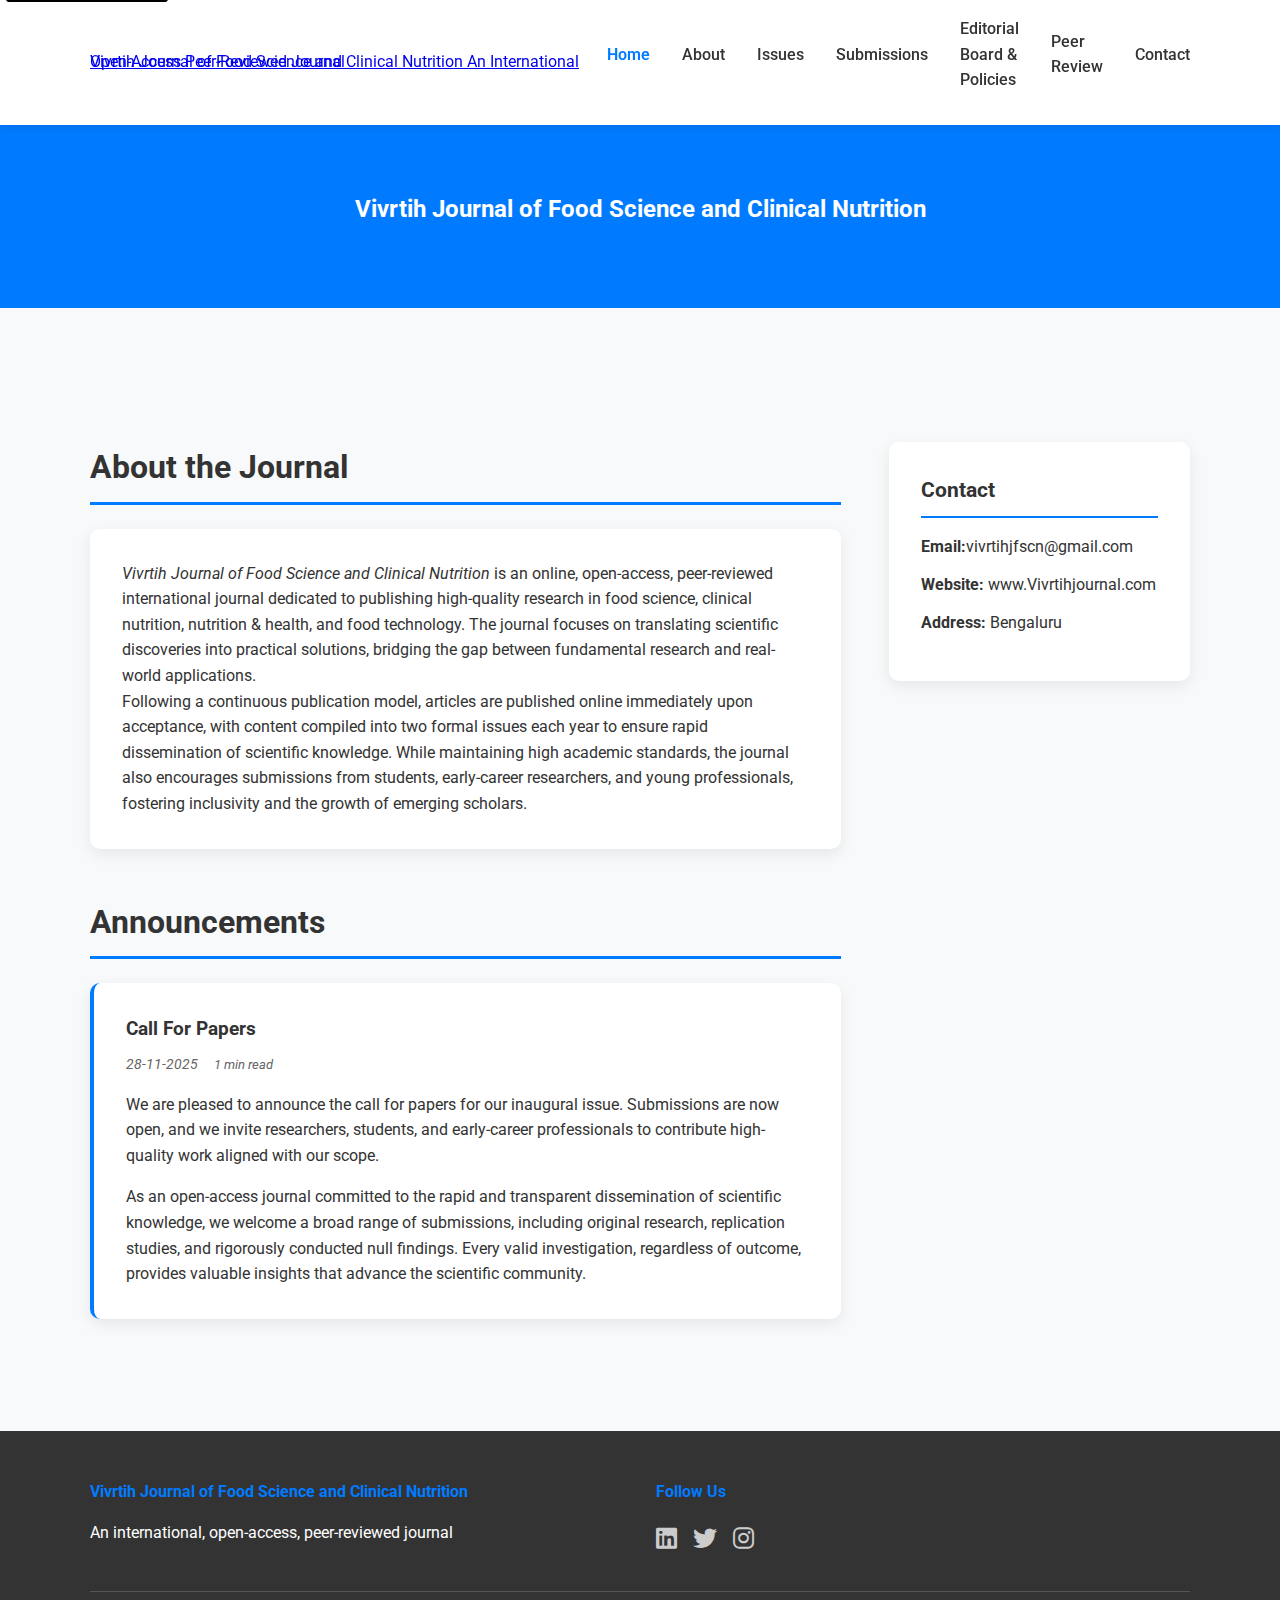
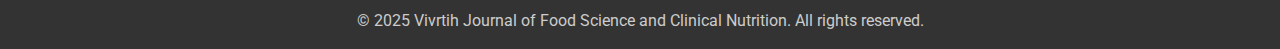
<file: index.html>
<!DOCTYPE html>
<html lang="en">
<head>
    <meta charset="UTF-8">
    <meta name="viewport" content="width=device-width, initial-scale=1.0, viewport-fit=cover">
    <meta name="mobile-web-app-capable" content="yes">
    <meta name="apple-mobile-web-app-capable" content="yes">
    <meta name="apple-mobile-web-app-status-bar-style" content="default">
    <meta name="apple-mobile-web-app-title" content="Vivrtih Journal">
    <meta name="theme-color" content="#007bff">
    <meta name="format-detection" content="telephone=no">
    <title>Vivrtih Journal of Food Science and Clinical Nutrition</title>
    <meta name="description" content=" An International, Open access, peer-reviewed journal in food science and clinical nutrition">
    <link rel="stylesheet" href="styles.css">
    <link href="https://fonts.googleapis.com/css2?family=Roboto:wght@300;400;500;700&display=swap" rel="stylesheet">
    <link rel="stylesheet" href="https://cdnjs.cloudflare.com/ajax/libs/font-awesome/6.0.0/css/all.min.css">
    <link rel="preconnect" href="https://fonts.googleapis.com">
    <link rel="preconnect" href="https://fonts.gstatic.com" crossorigin>
</head>
<body>
    <!-- Header -->
    <header class="header">
        <div class="container">
            <nav class="navbar" aria-label="Main navigation">
                <div class="nav-brand">
                    <a href="index.html">
                        <div class="brand-text">
                            Vivrtih Journal of Food Science and Clinical Nutrition
                            <span class="brand-subtitle">An International Open-Access Peer-Reviewed Journal</span>
                        </div>
                    </a>
                </div>
                <div class="nav-toggle" id="nav-toggle">
                    <span></span>
                    <span></span>
                    <span></span>
                </div>
                <div class="nav-menu" id="nav-menu">
                    <a href="index.html" class="nav-link active">Home</a>
                    <a href="about.html" class="nav-link">About</a>
                    <a href="issues.html" class="nav-link">Issues</a>
                    <a href="submissions.html" class="nav-link">Submissions</a>
                    <a href="editorial-board-and-policies.html" class="nav-link">Editorial Board & Policies</a>
                    <a href="peer-review.html" class="nav-link">Peer Review</a>
                    <a href="contact.html" class="nav-link">Contact</a>
                </div>
            </nav>
        </div>
    </header>

     <!-- Page Header -->
    <section class="page-header">
        <div class="container">
            <h2>Vivrtih Journal of Food Science and Clinical Nutrition</h2>
           
        </div>
    </section>

    <!-- Main Content -->
    <main class="main-content">
        <div class="container">
            <div class="content-grid">
                <!-- Left Column -->
                <div class="content-left">
                    <!-- About Section -->
                    <section class="section" id="about">
                        <h2>About the Journal</h2>
<div class="card">
    <p><em>Vivrtih Journal of Food Science and Clinical Nutrition</em> is an online, open-access, peer-reviewed international journal dedicated to publishing high-quality research in food science, clinical nutrition, nutrition & health, and food technology. The journal focuses on translating scientific discoveries into practical solutions, bridging the gap between fundamental research and real-world applications.</p>
    
    <p>Following a continuous publication model, articles are published online immediately upon acceptance, with content compiled into two formal issues each year to ensure rapid dissemination of scientific knowledge. While maintaining high academic standards, the journal also encourages submissions from students, early-career researchers, and young professionals, fostering inclusivity and the growth of emerging scholars.</p>
</div>                           
                    </section>

                    <!-- Announcements Section -->
                    <section class="section" id="announcements">
                        <h2>Announcements</h2>
                        
                        <article class="announcement-card">
                            <h3>Call For Papers</h3>
                            <p class="date">28-11-2025</p>
                            <p class="content-text">We are pleased to announce the call for papers for our inaugural issue. Submissions are now open, and we invite researchers, students, and early-career professionals to contribute high-quality work aligned with our scope.</p>
    <p class="content-text">As an open-access journal committed to the rapid and transparent dissemination of scientific knowledge, we welcome a broad range of submissions, including original research, replication studies, and rigorously conducted null findings. Every valid investigation, regardless of outcome, provides valuable insights that advance the scientific community.</p>
                        </article>

                    </section>
                </div>

                <!-- Right Sidebar -->
                <aside class="sidebar">
                    <!--  
                 <div class="sidebar-section">
                        <h3>Important Links</h3>
                        <div class="important-links">
                            <a href="about.html" class="important-link">About the Journal</a>
                            <a href="editorial-board-and-policies.html" class="important-link">Editorial Board & Policies</a>
                            <a href="submissions.html" class="important-link">Submissions</a>
                            <a href="contact.html" class="important-link">Contact</a>
                        </div>
                    </div> -->
                            
                    <!-- Contact Information -->
                    <div class="sidebar-section">
                        <h3>Contact</h3>
                        <div class="contact-info">
                            <p><strong>Email:</strong>vivrtihjfscn@gmail.com</p>
                            <p><strong>Website:</strong> www.Vivrtihjournal.com</p>
                            <p><strong>Address:</strong> Bengaluru</p>
                        </div>
                    </div>

                </aside>
            </div>
        </div>
    </main>

    <!-- Footer -->
    <footer class="footer">
        <div class="container">
            <div class="footer-content">
                <div class="footer-section">
                    <h4>Vivrtih Journal of Food Science and Clinical Nutrition</h4>
                    <p>An international, open-access, peer-reviewed journal</p>
                </div>
                <div class="footer-section">
                    <h4>Follow Us</h4>
                    <div class="social-links">
                         <a href="https://www.linkedin.com/company/vivrtihjfscn" target="_blank"><i class="fab fa-linkedin"></i></a>
                        <a href="https://x.com/Vivrtihjfscn" target="_blank"><i class="fab fa-twitter"></i></a>
                        <a href="https://www.instagram.com/vivrtihjfscn?igsh=MTJvZnRjcjh5MG42aw==" target="_blank"><i class="fab fa-instagram"></i></a>
                    </div>
                </div>
            </div>
            <div class="footer-bottom">
                <p>&copy; 2025 Vivrtih Journal of Food Science and Clinical Nutrition. All rights reserved.</p>
              </div>
        </div>
    </footer>

    <script src="script.js"></script>
</body>
</html>
</file>
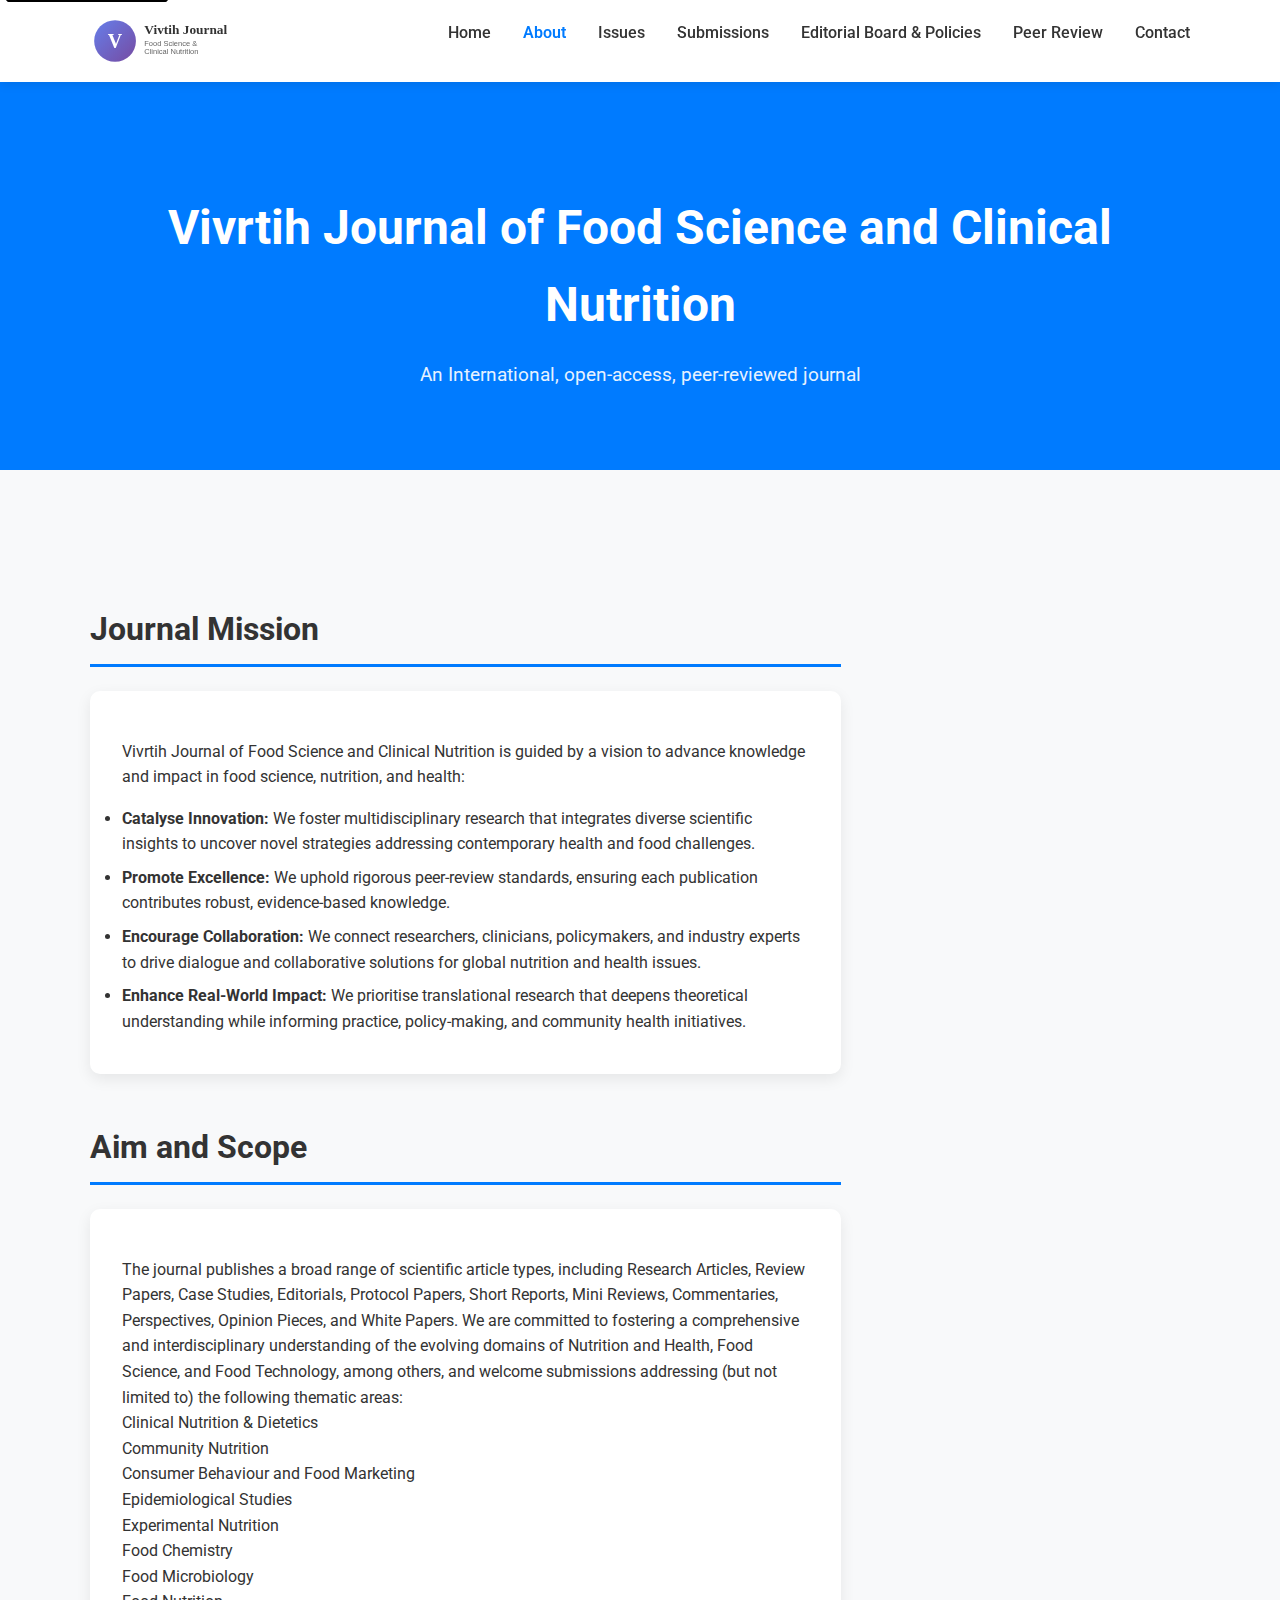
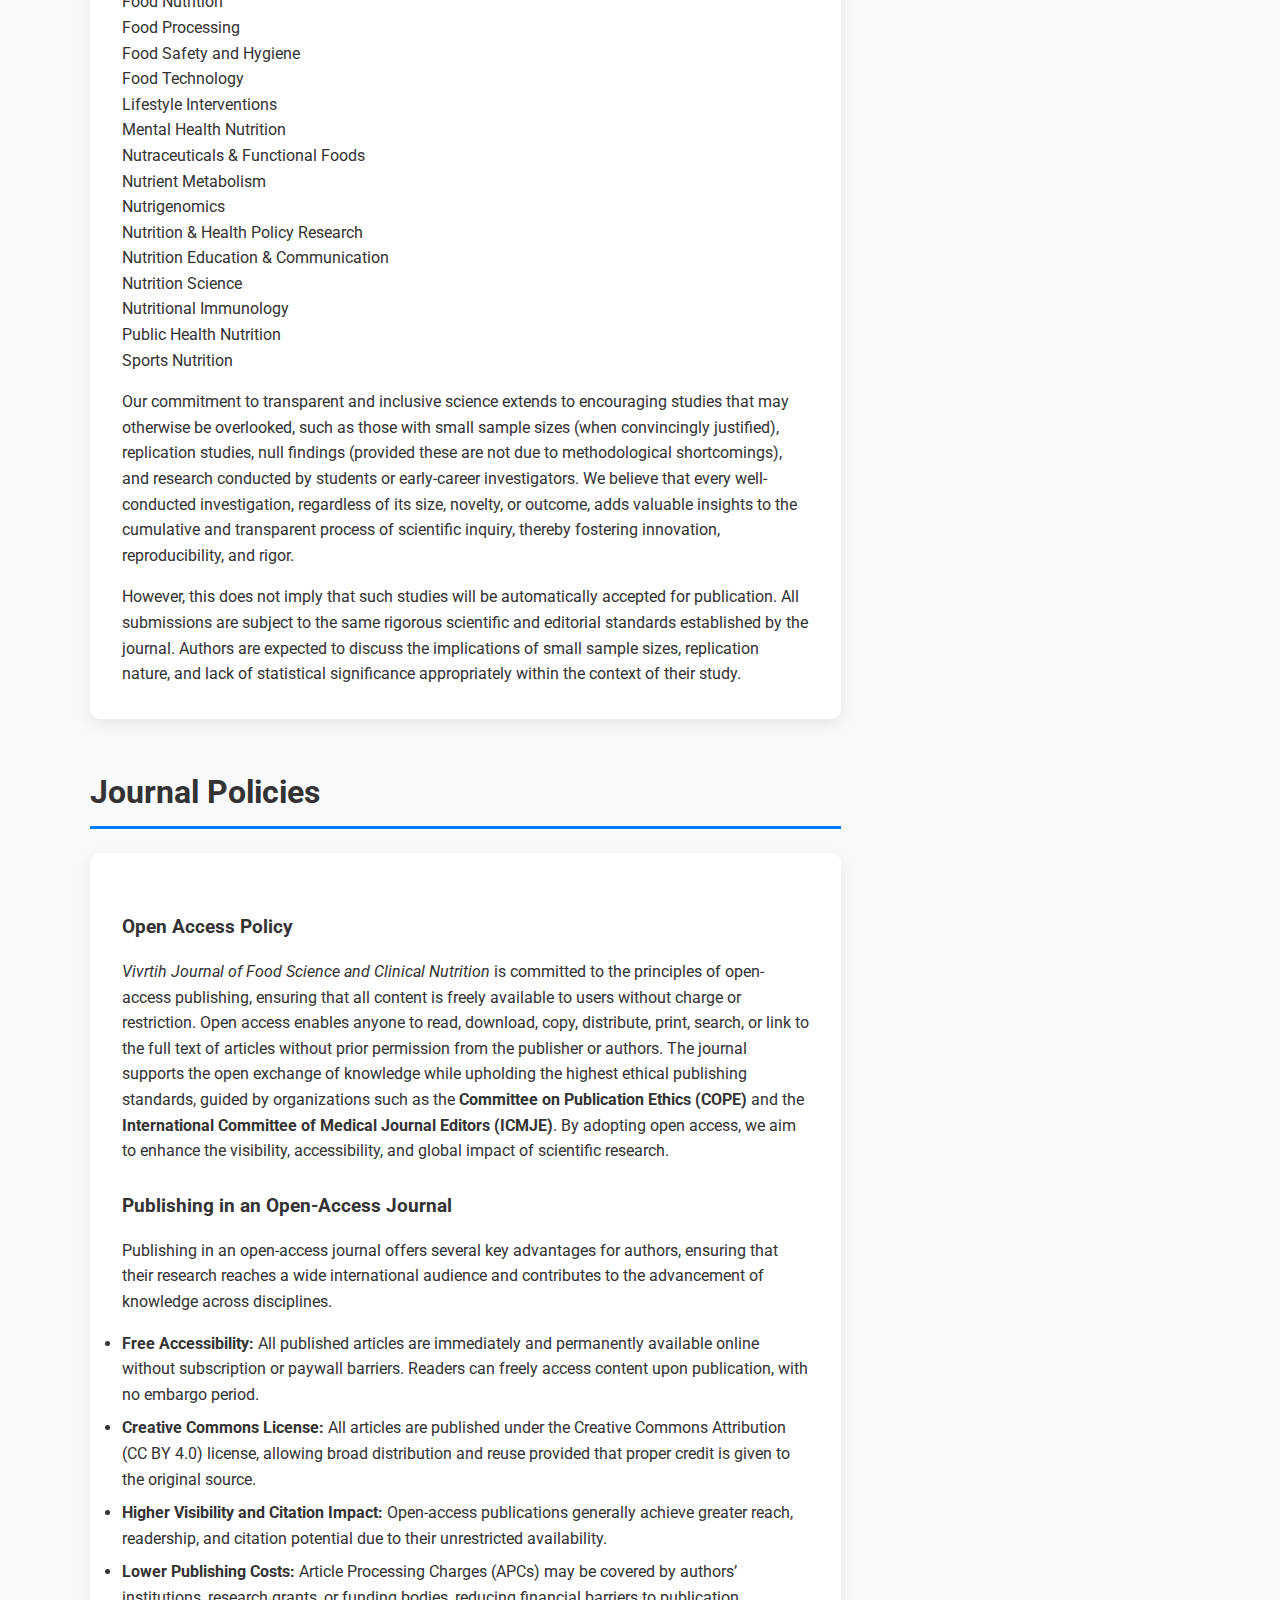
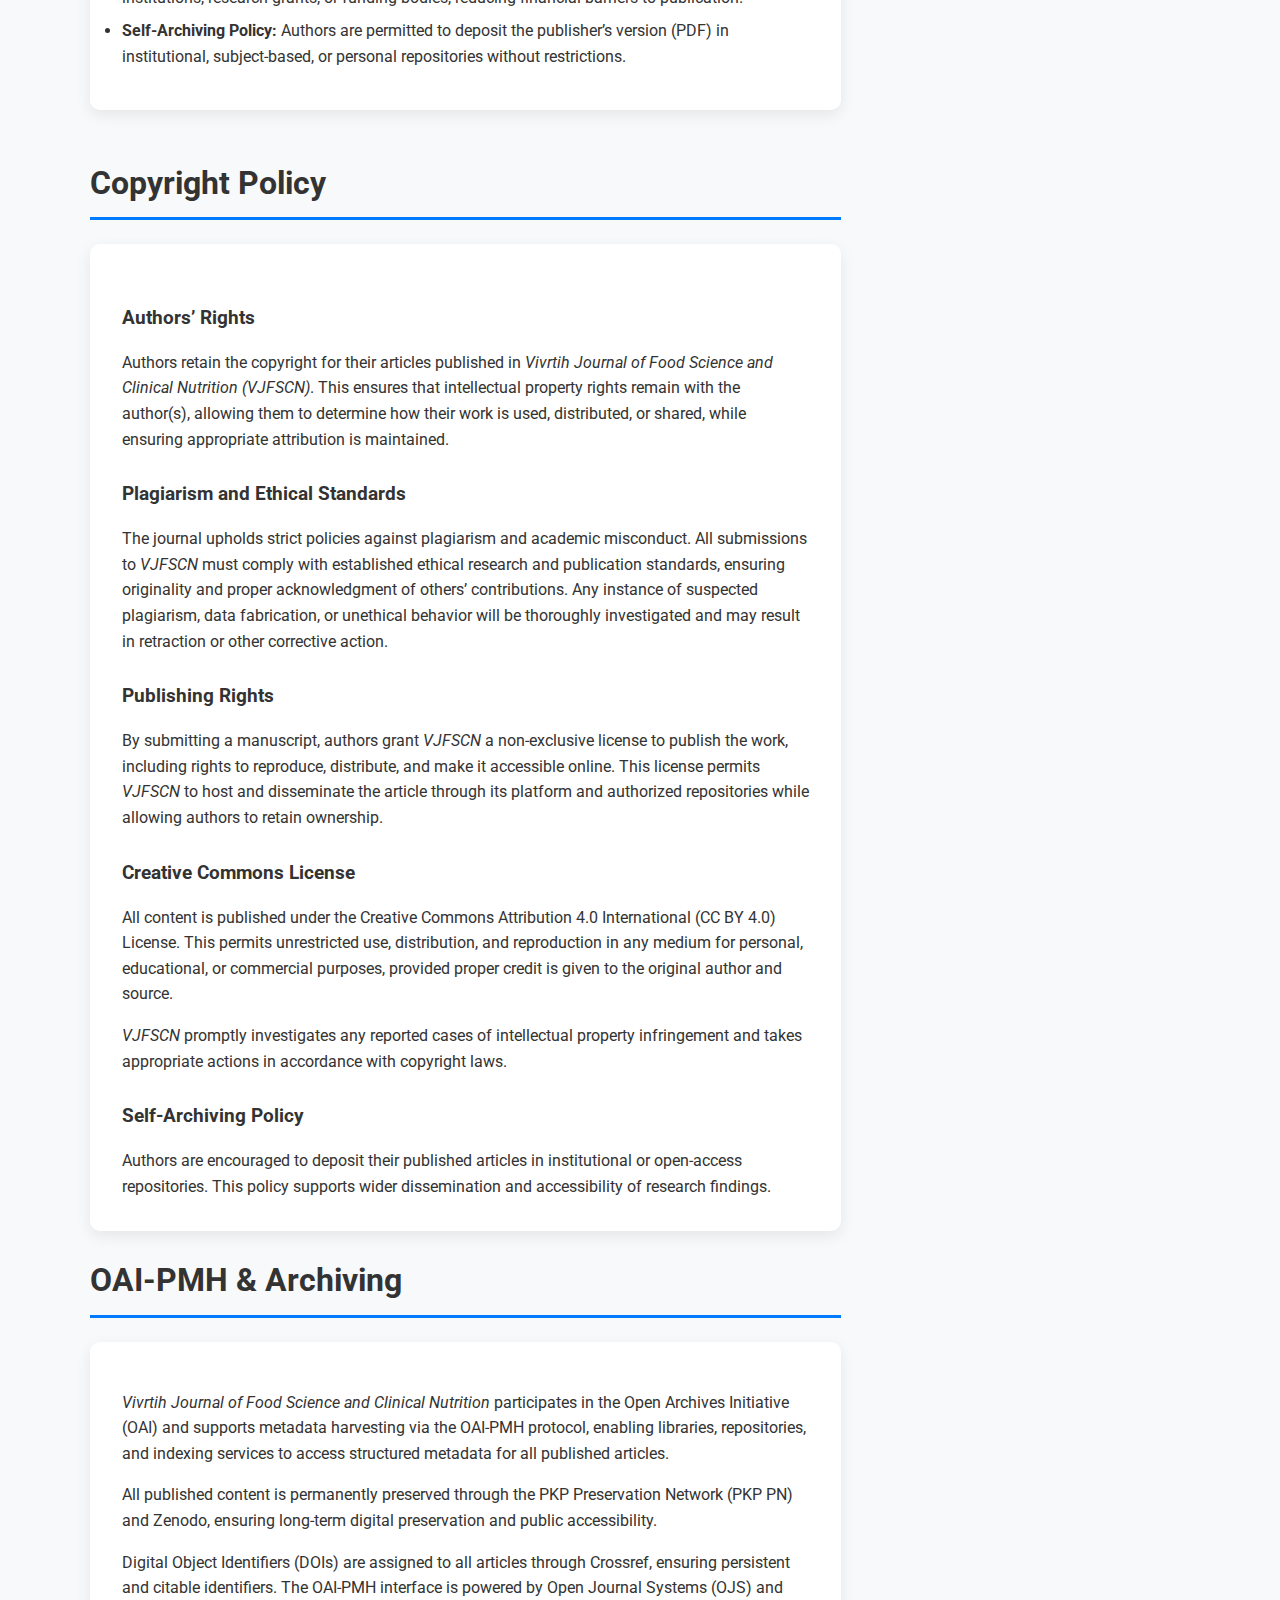
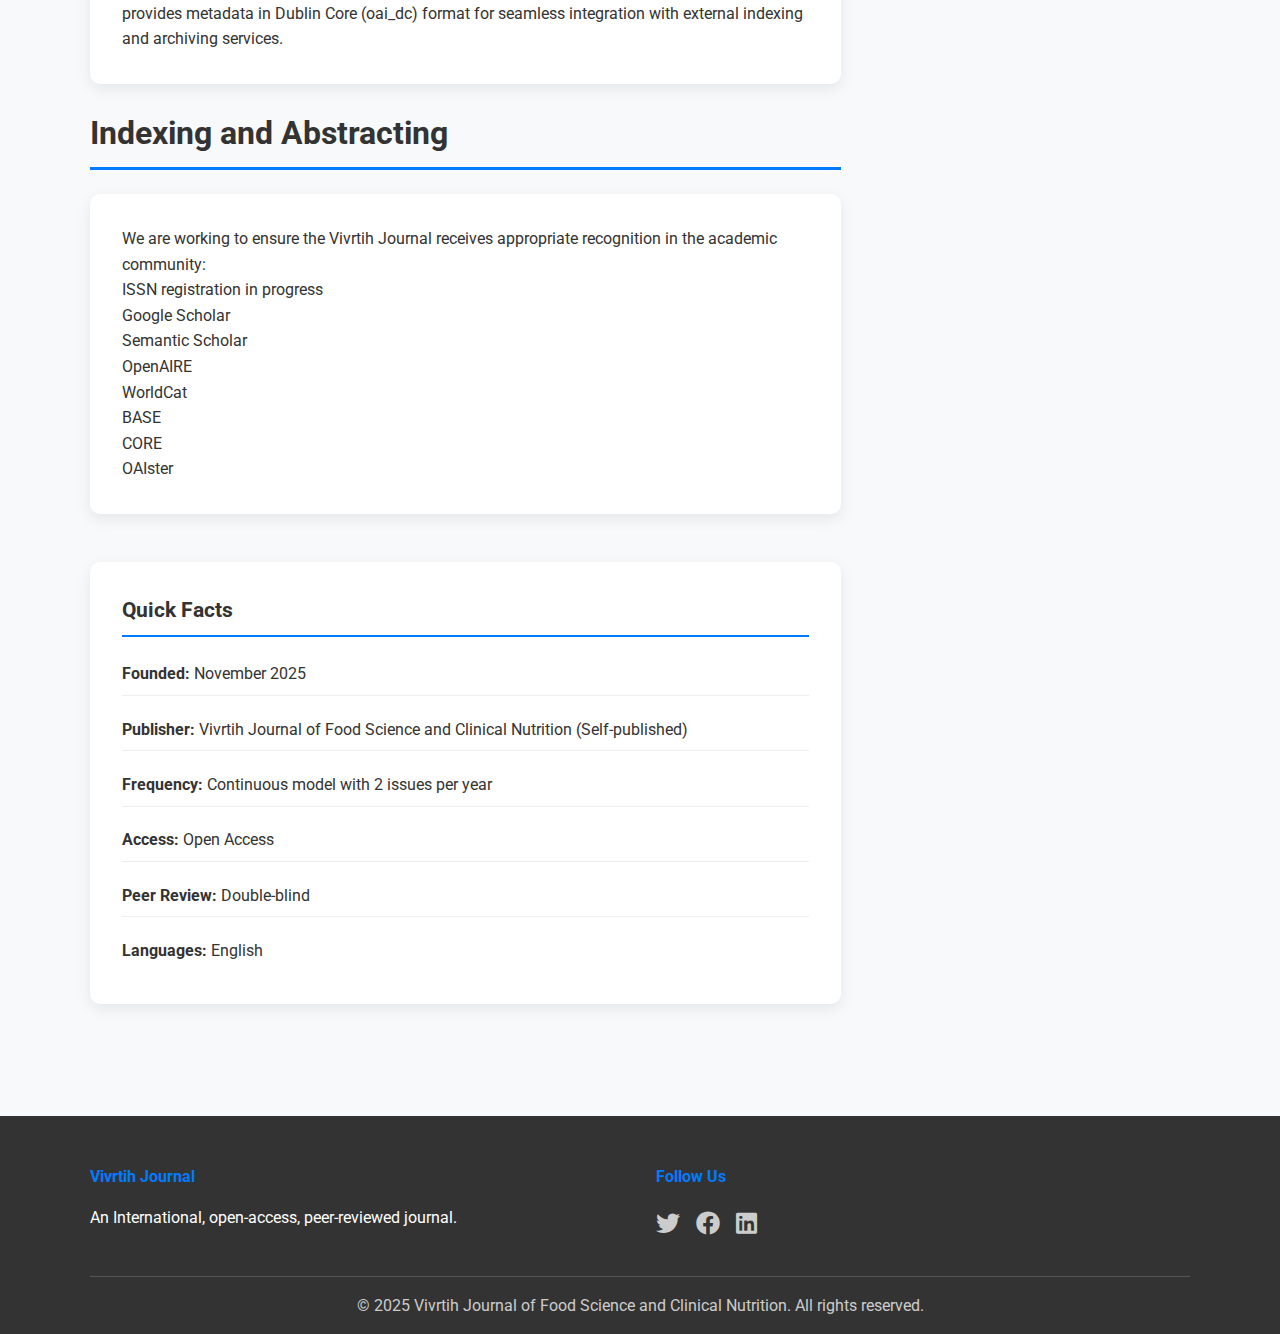
<file: about.html>
<!DOCTYPE html>
<html lang="en">
<head>
    <meta charset="UTF-8">
    <meta name="viewport" content="width=device-width, initial-scale=1.0, viewport-fit=cover">
    <meta name="mobile-web-app-capable" content="yes">
    <meta name="apple-mobile-web-app-capable" content="yes">
    <meta name="apple-mobile-web-app-status-bar-style" content="default">
    <meta name="apple-mobile-web-app-title" content="Vivrtih Journal">
    <meta name="theme-color" content="#007bff">
    <meta name="format-detection" content="telephone=no">
   <title>About - Vivrtih Journal of Food Science and Clinical Nutrition</title>
    <meta name="description" content="Learn about the Vivrtih Journal's mission, scope, and commitment to publishing high-quality student research in food science and clinical nutrition.">
    <link rel="stylesheet" href="styles.css">
    <link href="https://fonts.googleapis.com/css2?family=Roboto:wght@300;400;500;700&display=swap" rel="stylesheet">
    <link rel="stylesheet" href="https://cdnjs.cloudflare.com/ajax/libs/font-awesome/6.0.0/css/all.min.css">
    <link rel="preconnect" href="https://fonts.googleapis.com">
    <link rel="preconnect" href="https://fonts.gstatic.com" crossorigin>
<style>
.card h3 { margin-top: 1.5em; }
</style>

</head>
<body>
    <!-- Header -->
    <header class="header">
        <div class="container">
            <nav class="navbar" aria-label="Main navigation">
                <div class="nav-brand">
                    <a href="index.html">
                        <img src="assets/vivrtih-logo.svg" alt="Vivrtih Journal Logo" class="logo">
                    </a>
                </div>
                <div class="nav-toggle" id="nav-toggle">
                    <span></span>
                    <span></span>
                    <span></span>
                </div>
                <div class="nav-menu" id="nav-menu">
                    <a href="index.html" class="nav-link">Home</a>
                    <a href="about.html" class="nav-link active">About</a>
                    <a href="issues.html" class="nav-link">Issues</a>
                    <a href="submissions.html" class="nav-link">Submissions</a>
                    <a href="editorial-board-and-policies.html" class="nav-link">Editorial Board & Policies</a>
                    <a href="peer-review.html" class="nav-link">Peer Review</a>
                    <a href="contact.html" class="nav-link">Contact</a>
                </div>
            </nav>
        </div>
    </header>

    <!-- Page Header -->
    <section class="page-header">
        <div class="container">
            <h1>Vivrtih Journal of Food Science and Clinical Nutrition</h1>
            <p>An International, open-access, peer-reviewed journal</p>
        </div>
    </section>

    <!-- Main Content -->
    <main class="main-content">
        <div class="container">
            <div class="content-grid">
                <div class="content-left">
                    <section class="section">
                       <h2>Journal Mission</h2>
<div class="card">
    <p class="content-text">Vivrtih Journal of Food Science and Clinical Nutrition is guided by a vision to advance knowledge and impact in food science, nutrition, and health:</p>
    <ul class="content-text">
        <li><strong>Catalyse Innovation:</strong> We foster multidisciplinary research that integrates diverse scientific insights to uncover novel strategies addressing contemporary health and food challenges.</li>
        <li><strong>Promote Excellence:</strong> We uphold rigorous peer-review standards, ensuring each publication contributes robust, evidence-based knowledge.</li>
        <li><strong>Encourage Collaboration:</strong> We connect researchers, clinicians, policymakers, and industry experts to drive dialogue and collaborative solutions for global nutrition and health issues.</li>
        <li><strong>Enhance Real-World Impact:</strong> We prioritise translational research that deepens theoretical understanding while informing practice, policy-making, and community health initiatives.</li>
    </ul>
</div>                       
</section>

    <section class="section">
    <h2>Aim and Scope</h2>
    <div class="card">
        <p class="content-text">
            The journal publishes a broad range of scientific article types, including Research Articles, Review Papers, Case Studies, Editorials, Protocol Papers, Short Reports, Mini Reviews, Commentaries, Perspectives, Opinion Pieces, and White Papers. We are committed to fostering a comprehensive and interdisciplinary understanding of the evolving domains of Nutrition and Health, Food Science, and Food Technology, among others, and welcome submissions addressing (but not limited to) the following thematic areas:
        </p>

        <div class="content-text" style="display: inline-block; text-align: left; margin: 0 auto;">
            Clinical Nutrition & Dietetics<br>
            Community Nutrition<br>
            Consumer Behaviour and Food Marketing<br>
            Epidemiological Studies<br>
            Experimental Nutrition<br>
            Food Chemistry<br>
            Food Microbiology<br>
            Food Nutrition<br>
            Food Processing<br>
            Food Safety and Hygiene<br>
            Food Technology<br>
            Lifestyle Interventions<br>
            Mental Health Nutrition<br>
            Nutraceuticals & Functional Foods<br>
            Nutrient Metabolism<br>
            Nutrigenomics<br>
            Nutrition & Health Policy Research<br>
            Nutrition Education & Communication<br>
            Nutrition Science<br>
            Nutritional Immunology<br>
            Public Health Nutrition<br>
            Sports Nutrition
        </div>

        <p class="content-text">
            Our commitment to transparent and inclusive science extends to encouraging studies that may otherwise be overlooked, such as those with small sample sizes (when convincingly justified), replication studies, null findings (provided these are not due to methodological shortcomings), and research conducted by students or early-career investigators. We believe that every well-conducted investigation, regardless of its size, novelty, or outcome, adds valuable insights to the cumulative and transparent process of scientific inquiry, thereby fostering innovation, reproducibility, and rigor.
        </p>
        <p class="content-text">
            However, this does not imply that such studies will be automatically accepted for publication. All submissions are subject to the same rigorous scientific and editorial standards established by the journal. Authors are expected to discuss the implications of small sample sizes, replication nature, and lack of statistical significance appropriately within the context of their study.
        </p>
    </div>
</section>

            <section class="section">
    <h2>Journal Policies</h2>
    <div class="card">
        <h3>Open Access Policy</h3>
        <p class="content-text"><em>Vivrtih Journal of Food Science and Clinical Nutrition</em> is committed to the principles of open-access publishing, ensuring that all content is freely available to users without charge or restriction. Open access enables anyone to read, download, copy, distribute, print, search, or link to the full text of articles without prior permission from the publisher or authors. The journal supports the open exchange of knowledge while upholding the highest ethical publishing standards, guided by organizations such as the <b>Committee on Publication Ethics (COPE)</b> and the <b>International Committee of Medical Journal Editors (ICMJE)</b>. By adopting open access, we aim to enhance the visibility, accessibility, and global impact of scientific research.</p>
        
        <h3>Publishing in an Open-Access Journal</h3>
        <p class="content-text">Publishing in an open-access journal offers several key advantages for authors, ensuring that their research reaches a wide international audience and contributes to the advancement of knowledge across disciplines.</p>
        
        <ul class="content-text">
            <li><b>Free Accessibility:</b> All published articles are immediately and permanently available online without subscription or paywall barriers. Readers can freely access content upon publication, with no embargo period.</li>
            <li><b>Creative Commons License:</b> All articles are published under the Creative Commons Attribution (CC BY 4.0) license, allowing broad distribution and reuse provided that proper credit is given to the original source.</li>
            <li><b>Higher Visibility and Citation Impact:</b> Open-access publications generally achieve greater reach, readership, and citation potential due to their unrestricted availability.</li>
            <li><b>Lower Publishing Costs:</b> Article Processing Charges (APCs) may be covered by authors’ institutions, research grants, or funding bodies, reducing financial barriers to publication.</li>
            <li><b>Self-Archiving Policy:</b> Authors are permitted to deposit the publisher’s version (PDF) in institutional, subject-based, or personal repositories without restrictions.</li>
        </ul>
    </div>        
</section>

<section class="section">
    <h2>Copyright Policy</h2>
    <div class="card">
        <h3>Authors’ Rights</h3>
        <p class="content-text">Authors retain the copyright for their articles published in <em>Vivrtih Journal of Food Science and Clinical Nutrition (VJFSCN)</em>. This ensures that intellectual property rights remain with the author(s), allowing them to determine how their work is used, distributed, or shared, while ensuring appropriate attribution is maintained.
        </p>

        <h3>Plagiarism and Ethical Standards</h3>
        <p class="content-text">The journal upholds strict policies against plagiarism and academic misconduct. All submissions to <em>VJFSCN</em> must comply with established ethical research and publication standards, ensuring originality and proper acknowledgment of others’ contributions. Any instance of suspected plagiarism, data fabrication, or unethical behavior will be thoroughly investigated and may result in retraction or other corrective action.</p>

        <h3>Publishing Rights</h3>
        <p class="content-text">By submitting a manuscript, authors grant <em>VJFSCN</em> a non-exclusive license to publish the work, including rights to reproduce, distribute, and make it accessible online. This license permits <em>VJFSCN</em> to host and disseminate the article through its platform and authorized repositories while allowing authors to retain ownership.</p>

        <h3>Creative Commons License</h3>
        <p class="content-text">All content is published under the Creative Commons Attribution 4.0 International (CC BY 4.0) License. This permits unrestricted use, distribution, and reproduction in any medium for personal, educational, or commercial purposes, provided proper credit is given to the original author and source.</p>
        <p class="content-text"><em>VJFSCN</em> promptly investigates any reported cases of intellectual property infringement and takes appropriate actions in accordance with copyright laws.</p>

        <h3>Self-Archiving Policy</h3>
        <p class="content-text">Authors are encouraged to deposit their published articles in institutional or open-access repositories. This policy supports wider dissemination and accessibility of research findings.</p>
 </div>

        <section class="oai">
        <h2>OAI-PMH & Archiving</h2>
            <div class="card">
        <p class="content-text"><em>Vivrtih Journal of Food Science and Clinical Nutrition</em> participates in the Open Archives Initiative (OAI) and supports metadata harvesting via the OAI-PMH protocol, enabling libraries, repositories, and indexing services to access structured metadata for all published articles.</p>
        <p class="content-text">All published content is permanently preserved through the PKP Preservation Network (PKP PN) and Zenodo, ensuring long-term digital preservation and public accessibility.</p>
        <p class="content-text">Digital Object Identifiers (DOIs) are assigned to all articles through Crossref, ensuring persistent and citable identifiers. The OAI-PMH interface is powered by Open Journal Systems (OJS) and provides metadata in Dublin Core (oai_dc) format for seamless integration with external indexing and archiving services.</p>
    </div>
</section>

<section class="section">
  <h2>Indexing and Abstracting</h2>
  <div class="card">
    <p>We are working to ensure the Vivrtih Journal receives appropriate recognition in the academic community:</p>
    <div class="content-text" style="display: inline-block; text-align: left; margin: 0 auto;">
      ISSN registration in progress<br>
      Google Scholar<br>
      Semantic Scholar<br>
      OpenAIRE<br>
      WorldCat<br>
      BASE<br>
      CORE<br>
      OAIster<br>
      </div>
</section>

        <!-- Sidebar -->
<aside class="content-right sidebar">
    <div class="sidebar-section">
        <h3>Quick Facts</h3>
        <div class="quick-facts">
            <div class="fact">
                <strong>Founded:</strong> November 2025
            </div>
            <div class="fact">
                <strong>Publisher:</strong> Vivrtih Journal of Food Science and Clinical Nutrition (Self-published)
            </div>
            <div class="fact">
                <strong>Frequency:</strong> Continuous model with 2 issues per year
            </div>
            <div class="fact">
                <strong>Access:</strong> Open Access
            </div>
            <div class="fact">
                <strong>Peer Review:</strong> Double-blind
            </div>
            <div class="fact">
                <strong>Languages:</strong> English
            </div>
        </div>
    </div>
</aside>      

    </main>
    <!-- Footer -->
    <footer class="footer">
        <div class="container">
            <div class="footer-content">
                <div class="footer-section">
                    <h4>Vivrtih Journal</h4>
                    <p>An International, open-access, peer-reviewed journal.</p>
                </div>
               
                <div class="footer-section">
                    <h4>Follow Us</h4>
                    <div class="social-links">
                        <a href="https://twitter.com/@VivrtihJournal" target="_blank"><i class="fab fa-twitter"></i></a>
                        <a href="#" target="_blank"><i class="fab fa-facebook"></i></a>
                        <a href="#" target="_blank"><i class="fab fa-linkedin"></i></a>
                    </div>
                </div>
            </div>
            <div class="footer-bottom">
                <p>&copy; 2025 Vivrtih Journal of Food Science and Clinical Nutrition. All rights reserved.</p>
              </div>
        </div>
    </footer>

    <script src="script.js"></script>
</body>
</html>
</file>
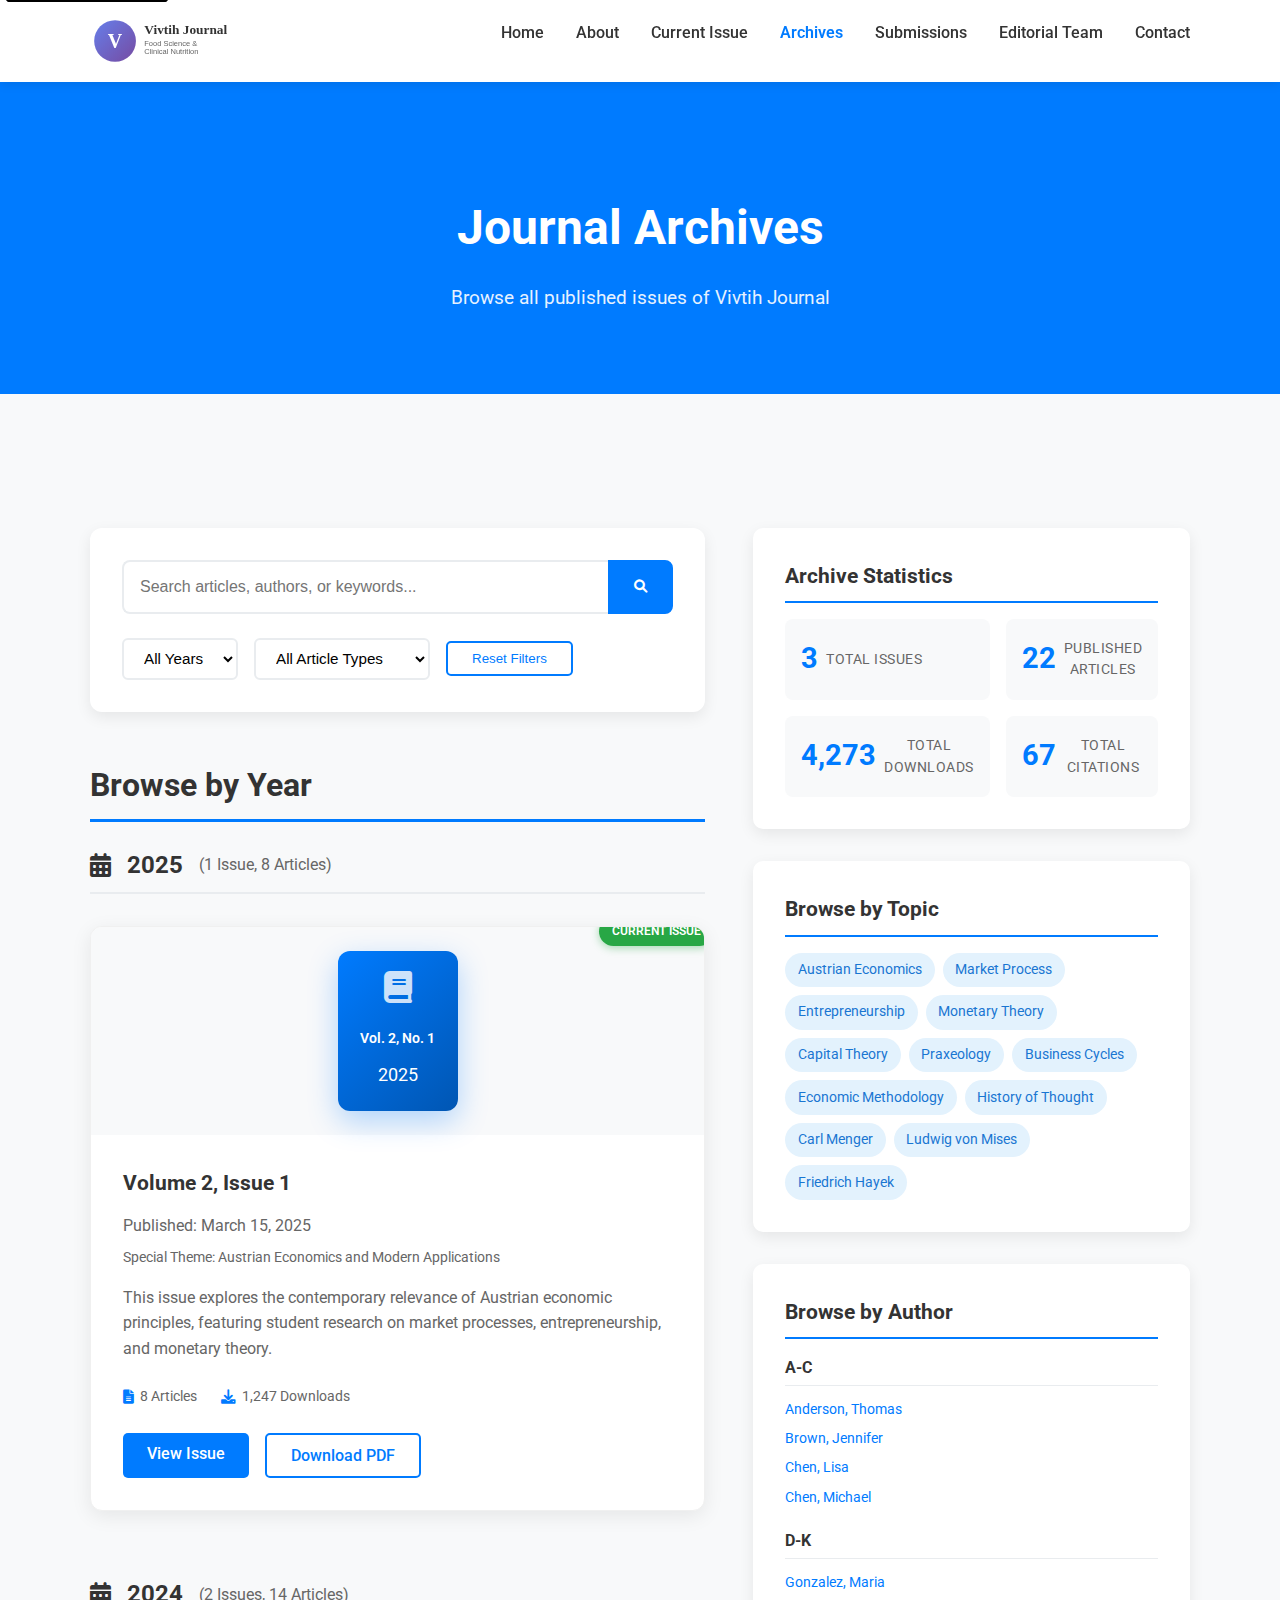
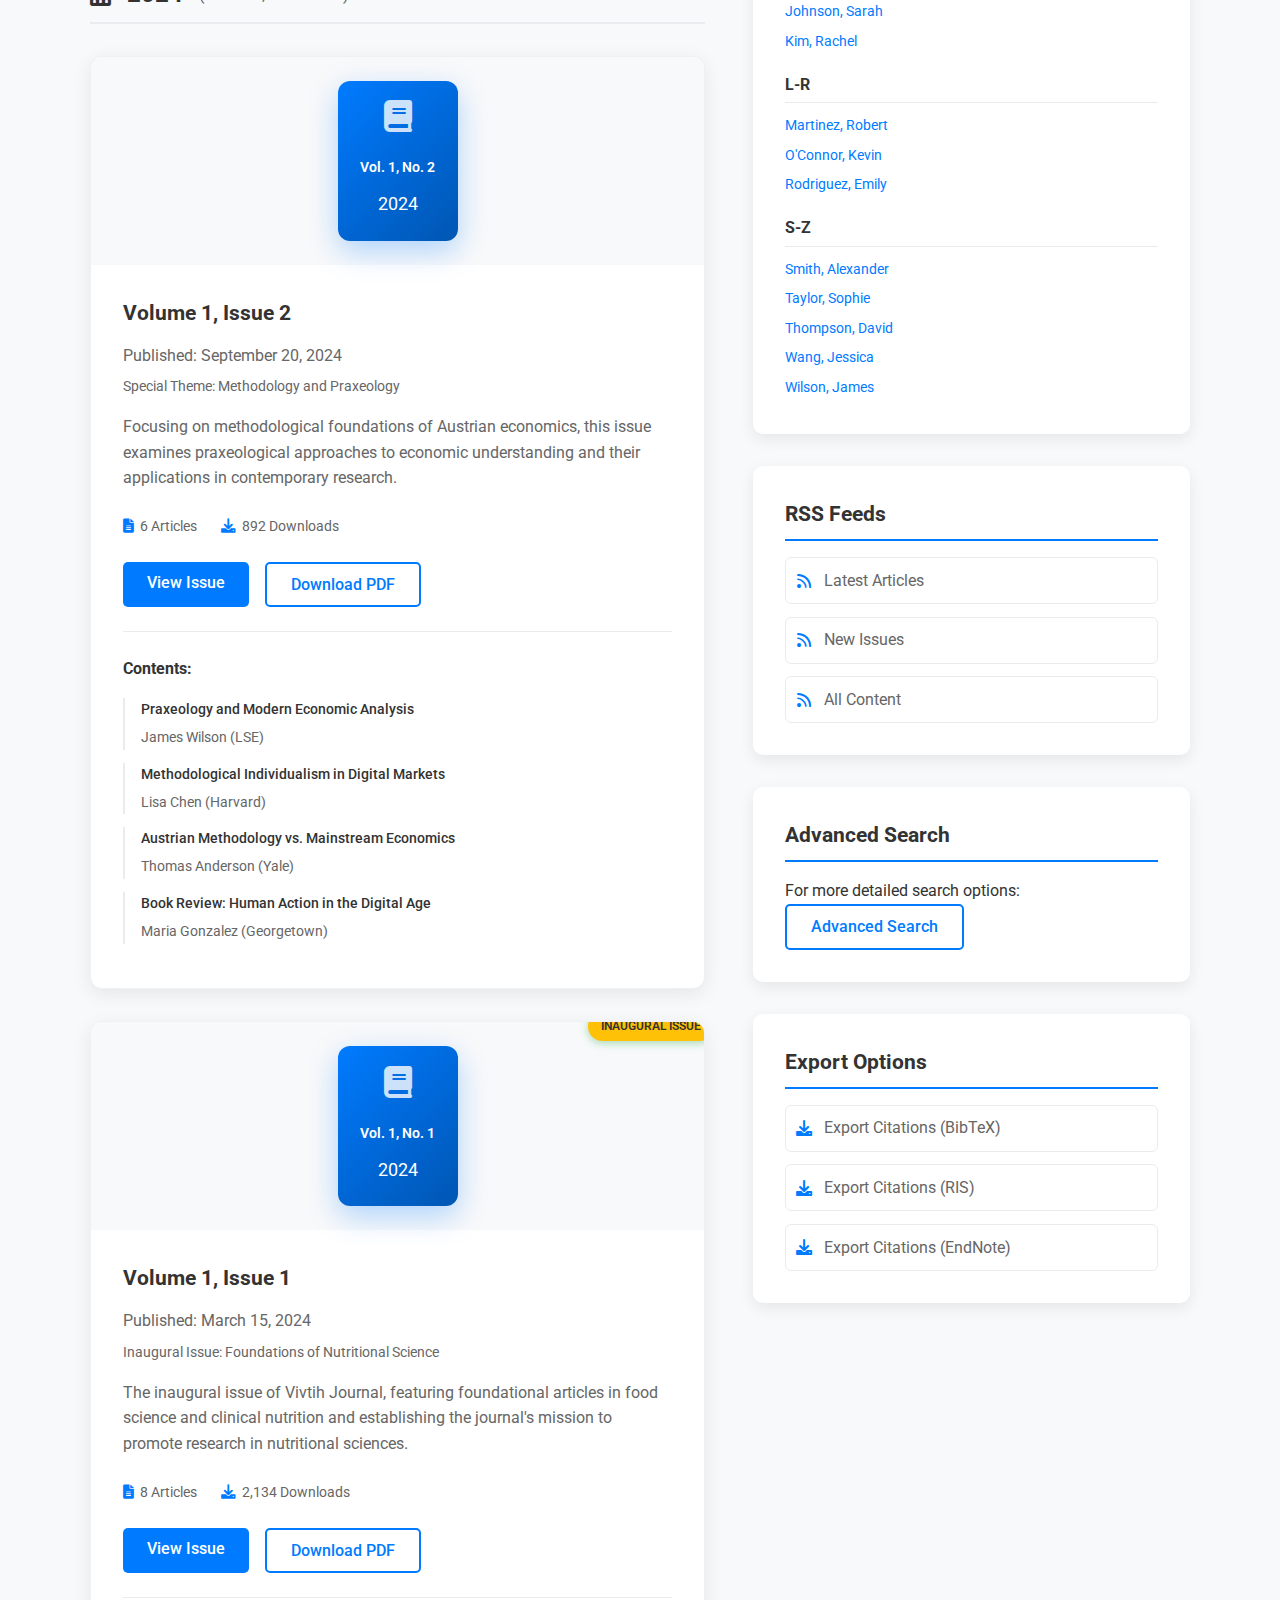
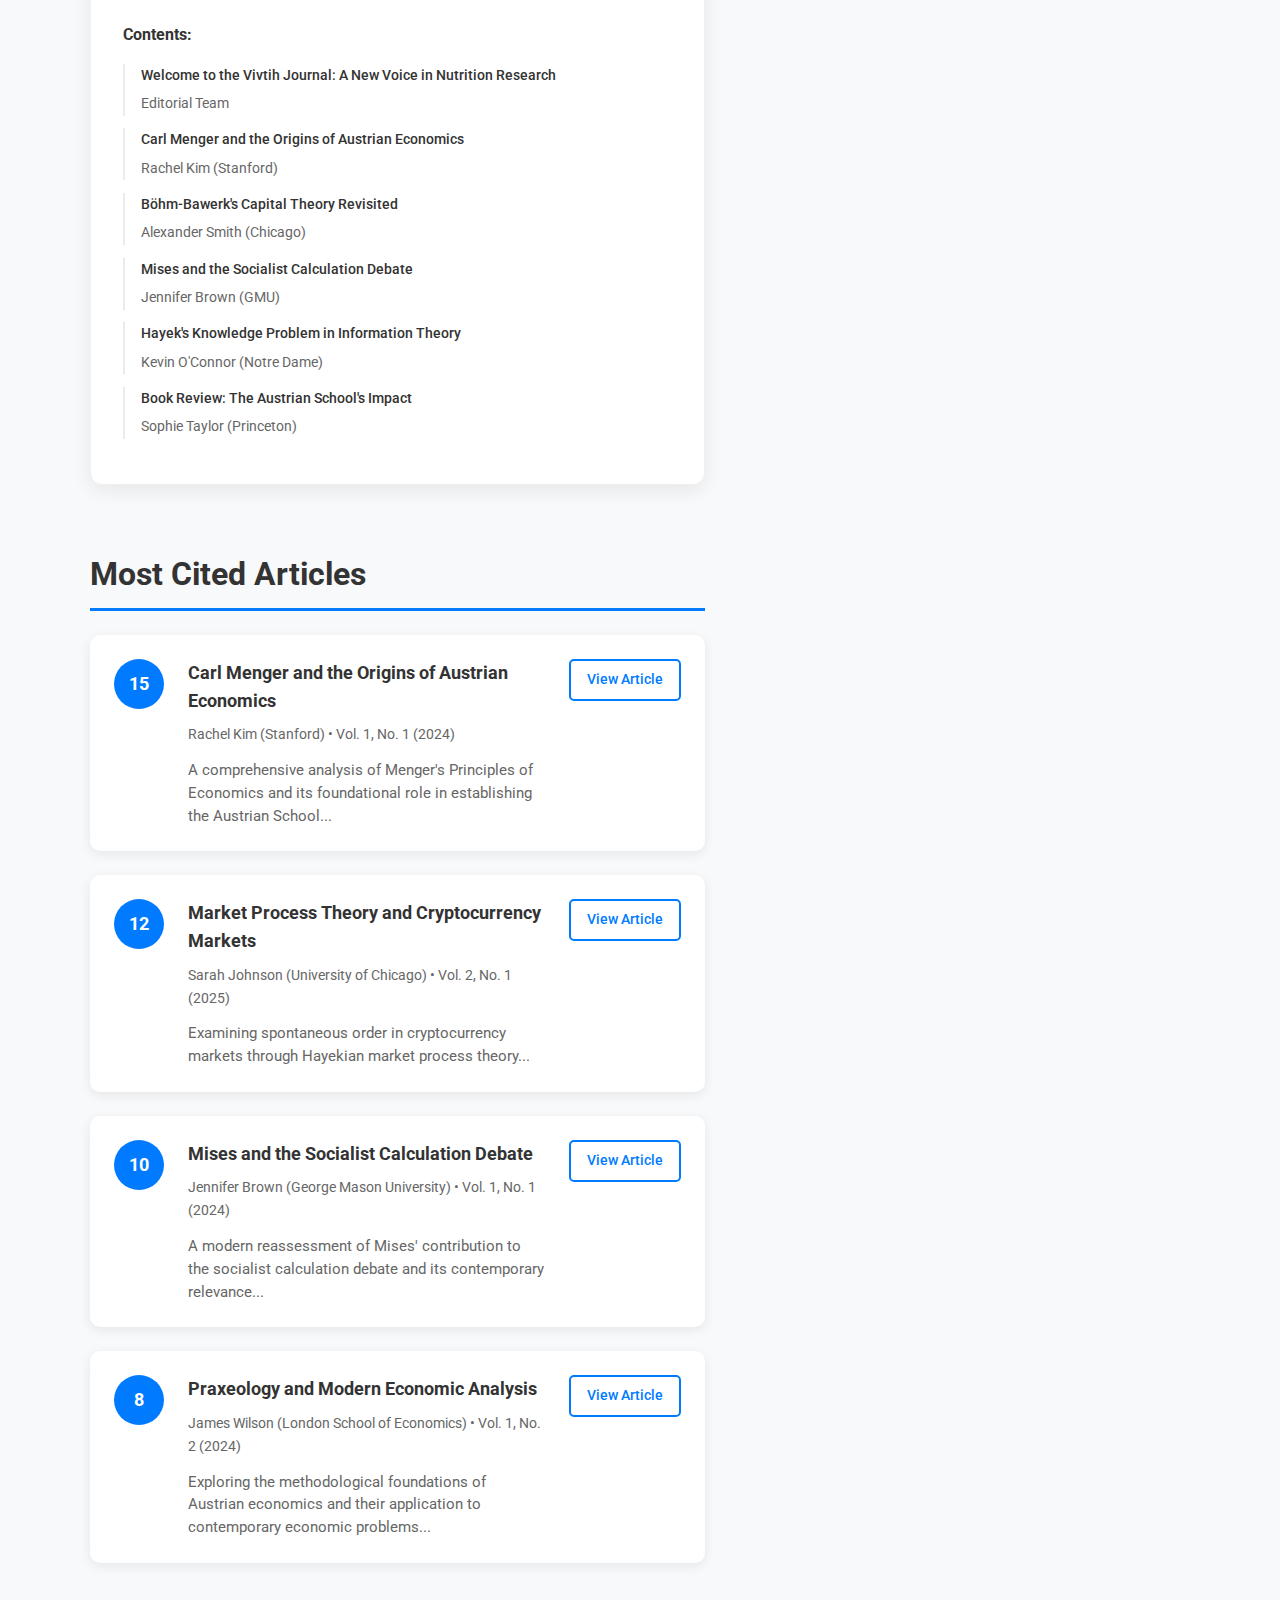
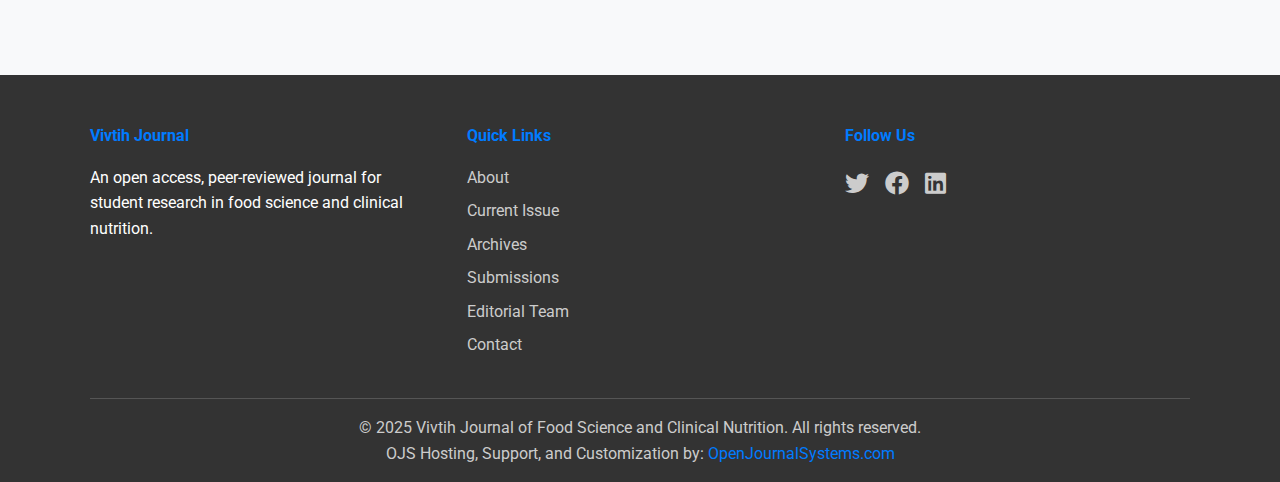
<file: archives.html>
<!DOCTYPE html>
<html lang="en">
<head>
    <meta charset="UTF-8">
    <meta name="viewport" content="width=device-width, initial-scale=1.0, viewport-fit=cover">
    <meta name="mobile-web-app-capable" content="yes">
    <meta name="apple-mobile-web-app-capable" content="yes">
    <meta name="apple-mobile-web-app-status-bar-style" content="default">
    <meta name="apple-mobile-web-app-title" content="Vivtih Journal">
    <meta name="theme-color" content="#007bff">
    <meta name="format-detection" content="telephone=no">
    <title>Archives - Vivtih Journal of Food Science and Clinical Nutrition</title>
    <meta name="description" content="Browse the complete archives of the Vivtih Journal. Search past issues and access research articles in food science and clinical nutrition.">
    <link rel="stylesheet" href="styles.css">
    <link href="https://fonts.googleapis.com/css2?family=Roboto:wght@300;400;500;700&display=swap" rel="stylesheet">
    <link rel="stylesheet" href="https://cdnjs.cloudflare.com/ajax/libs/font-awesome/6.0.0/css/all.min.css">
    <link rel="preconnect" href="https://fonts.googleapis.com">
    <link rel="preconnect" href="https://fonts.gstatic.com" crossorigin>
</head>
<body>
    <!-- Header -->
    <header class="header">
        <div class="container">
            <nav class="navbar">
                <div class="nav-brand">
                    <a href="index.html">
                        <img src="assets/vivtih-logo.svg" alt="Vivtih Journal Logo" class="logo">
                    </a>
                </div>
                <div class="nav-toggle" id="nav-toggle">
                    <span></span>
                    <span></span>
                    <span></span>
                </div>
                <div class="nav-menu" id="nav-menu">
                    <a href="index.html" class="nav-link">Home</a>
                    <a href="about.html" class="nav-link">About</a>
                    <a href="current-issue.html" class="nav-link">Current Issue</a>
                    <a href="archives.html" class="nav-link active">Archives</a>
                    <a href="submissions.html" class="nav-link">Submissions</a>
                    <a href="editorial-team.html" class="nav-link">Editorial Team</a>
                    <a href="contact.html" class="nav-link">Contact</a>
                </div>
            </nav>
        </div>
    </header>

    <!-- Page Header -->
    <section class="page-header">
        <div class="container">
            <h1>Journal Archives</h1>
            <p>Browse all published issues of Vivtih Journal</p>
        </div>
    </section>

    <!-- Main Content -->
    <main class="main-content">
        <div class="container">
            <div class="content-grid">
                <div class="content-left">
                    <!-- Search and Filter -->
                    <section class="section">
                        <div class="search-filter-section">
                            <div class="search-bar">
                                <input type="search" id="archive-search" placeholder="Search articles, authors, or keywords..." class="search-input">
                                <button type="button" class="search-btn" onclick="searchArchive()">
                                    <i class="fas fa-search"></i>
                                </button>
                            </div>
                            <div class="filter-options">
                                <select id="year-filter" class="filter-select">
                                    <option value="">All Years</option>
                                    <option value="2025">2025</option>
                                    <option value="2024">2024</option>
                                </select>
                                <select id="type-filter" class="filter-select">
                                    <option value="">All Article Types</option>
                                    <option value="research">Research Articles</option>
                                    <option value="review">Book Reviews</option>
                                    <option value="commentary">Commentary</option>
                                    <option value="editorial">Editorial</option>
                                </select>
                                <button type="button" class="btn btn-outline" onclick="resetFilters()">Reset Filters</button>
                            </div>
                        </div>
                    </section>

                    <!-- Archive Browse -->
                    <section class="section">
                        <h2>Browse by Year</h2>
                        
                        <!-- 2025 Issues -->
                        <div class="year-section">
                            <h3 class="year-header">
                                <i class="fas fa-calendar-alt"></i>
                                2025
                                <span class="year-stats">(1 Issue, 8 Articles)</span>
                            </h3>
                            
                            <div class="issues-grid">
                                <div class="issue-card current-issue">
                                    <div class="issue-cover">
                                        <div class="cover-placeholder">
                                            <i class="fas fa-book"></i>
                                            <h4>Vol. 2, No. 1</h4>
                                            <p>2025</p>
                                        </div>
                                        <div class="current-badge">Current Issue</div>
                                    </div>
                                    <div class="issue-content">
                                        <h4>Volume 2, Issue 1</h4>
                                        <p class="issue-date">Published: March 15, 2025</p>
                                        <p class="issue-theme">Special Theme: Austrian Economics and Modern Applications</p>
                                        <p class="issue-summary">This issue explores the contemporary relevance of Austrian economic principles, featuring student research on market processes, entrepreneurship, and monetary theory.</p>
                                        <div class="issue-metrics">
                                            <span class="metric"><i class="fas fa-file-alt"></i> 8 Articles</span>
                                            <span class="metric"><i class="fas fa-download"></i> 1,247 Downloads</span>
                                        </div>
                                        <div class="issue-actions">
                                            <a href="current-issue.html" class="btn btn-primary">View Issue</a>
                                            <a href="#" class="btn btn-outline">Download PDF</a>
                                        </div>
                                    </div>
                                </div>
                            </div>
                        </div>

                        <!-- 2024 Issues -->
                        <div class="year-section">
                            <h3 class="year-header">
                                <i class="fas fa-calendar-alt"></i>
                                2024
                                <span class="year-stats">(2 Issues, 14 Articles)</span>
                            </h3>
                            
                            <div class="issues-grid">
                                <!-- Volume 1, Issue 2 -->
                                <div class="issue-card">
                                    <div class="issue-cover">
                                        <div class="cover-placeholder">
                                            <i class="fas fa-book"></i>
                                            <h4>Vol. 1, No. 2</h4>
                                            <p>2024</p>
                                        </div>
                                    </div>
                                    <div class="issue-content">
                                        <h4>Volume 1, Issue 2</h4>
                                        <p class="issue-date">Published: September 20, 2024</p>
                                        <p class="issue-theme">Special Theme: Methodology and Praxeology</p>
                                        <p class="issue-summary">Focusing on methodological foundations of Austrian economics, this issue examines praxeological approaches to economic understanding and their applications in contemporary research.</p>
                                        <div class="issue-metrics">
                                            <span class="metric"><i class="fas fa-file-alt"></i> 6 Articles</span>
                                            <span class="metric"><i class="fas fa-download"></i> 892 Downloads</span>
                                        </div>
                                        <div class="issue-actions">
                                            <a href="#" class="btn btn-primary">View Issue</a>
                                            <a href="#" class="btn btn-outline">Download PDF</a>
                                        </div>

                                        <!-- Table of Contents -->
                                        <div class="issue-toc">
                                            <h5>Contents:</h5>
                                            <ul>
                                                <li>
                                                    <span class="article-title">Praxeology and Modern Economic Analysis</span>
                                                    <span class="article-author">James Wilson (LSE)</span>
                                                </li>
                                                <li>
                                                    <span class="article-title">Methodological Individualism in Digital Markets</span>
                                                    <span class="article-author">Lisa Chen (Harvard)</span>
                                                </li>
                                                <li>
                                                    <span class="article-title">Austrian Methodology vs. Mainstream Economics</span>
                                                    <span class="article-author">Thomas Anderson (Yale)</span>
                                                </li>
                                                <li>
                                                    <span class="article-title">Book Review: Human Action in the Digital Age</span>
                                                    <span class="article-author">Maria Gonzalez (Georgetown)</span>
                                                </li>
                                            </ul>
                                        </div>
                                    </div>
                                </div>

                                <!-- Volume 1, Issue 1 -->
                                <div class="issue-card inaugural-issue">
                                    <div class="issue-cover">
                                        <div class="cover-placeholder">
                                            <i class="fas fa-book"></i>
                                            <h4>Vol. 1, No. 1</h4>
                                            <p>2024</p>
                                        </div>
                                        <div class="inaugural-badge">Inaugural Issue</div>
                                    </div>
                                    <div class="issue-content">
                                        <h4>Volume 1, Issue 1</h4>
                                        <p class="issue-date">Published: March 15, 2024</p>
                                        <p class="issue-theme">Inaugural Issue: Foundations of Nutritional Science</p>
                                        <p class="issue-summary">The inaugural issue of Vivtih Journal, featuring foundational articles in food science and clinical nutrition and establishing the journal's mission to promote research in nutritional sciences.</p>
                                        <div class="issue-metrics">
                                            <span class="metric"><i class="fas fa-file-alt"></i> 8 Articles</span>
                                            <span class="metric"><i class="fas fa-download"></i> 2,134 Downloads</span>
                                        </div>
                                        <div class="issue-actions">
                                            <a href="#" class="btn btn-primary">View Issue</a>
                                            <a href="#" class="btn btn-outline">Download PDF</a>
                                        </div>

                                        <!-- Table of Contents -->
                                        <div class="issue-toc">
                                            <h5>Contents:</h5>
                                            <ul>
                                                <li>
                                                    <span class="article-title">Welcome to the Vivtih Journal: A New Voice in Nutrition Research</span>
                                                    <span class="article-author">Editorial Team</span>
                                                </li>
                                                <li>
                                                    <span class="article-title">Carl Menger and the Origins of Austrian Economics</span>
                                                    <span class="article-author">Rachel Kim (Stanford)</span>
                                                </li>
                                                <li>
                                                    <span class="article-title">Böhm-Bawerk's Capital Theory Revisited</span>
                                                    <span class="article-author">Alexander Smith (Chicago)</span>
                                                </li>
                                                <li>
                                                    <span class="article-title">Mises and the Socialist Calculation Debate</span>
                                                    <span class="article-author">Jennifer Brown (GMU)</span>
                                                </li>
                                                <li>
                                                    <span class="article-title">Hayek's Knowledge Problem in Information Theory</span>
                                                    <span class="article-author">Kevin O'Connor (Notre Dame)</span>
                                                </li>
                                                <li>
                                                    <span class="article-title">Book Review: The Austrian School's Impact</span>
                                                    <span class="article-author">Sophie Taylor (Princeton)</span>
                                                </li>
                                            </ul>
                                        </div>
                                    </div>
                                </div>
                            </div>
                        </div>
                    </section>

                    <!-- Most Cited Articles -->
                    <section class="section">
                        <h2>Most Cited Articles</h2>
                        <div class="cited-articles">
                            <div class="cited-article">
                                <div class="citation-count">15</div>
                                <div class="article-info">
                                    <h4>Carl Menger and the Origins of Austrian Economics</h4>
                                    <p class="article-meta">Rachel Kim (Stanford) • Vol. 1, No. 1 (2024)</p>
                                    <p class="article-excerpt">A comprehensive analysis of Menger's Principles of Economics and its foundational role in establishing the Austrian School...</p>
                                </div>
                                <div class="article-actions">
                                    <a href="#" class="btn btn-sm btn-outline">View Article</a>
                                </div>
                            </div>

                            <div class="cited-article">
                                <div class="citation-count">12</div>
                                <div class="article-info">
                                    <h4>Market Process Theory and Cryptocurrency Markets</h4>
                                    <p class="article-meta">Sarah Johnson (University of Chicago) • Vol. 2, No. 1 (2025)</p>
                                    <p class="article-excerpt">Examining spontaneous order in cryptocurrency markets through Hayekian market process theory...</p>
                                </div>
                                <div class="article-actions">
                                    <a href="#" class="btn btn-sm btn-outline">View Article</a>
                                </div>
                            </div>

                            <div class="cited-article">
                                <div class="citation-count">10</div>
                                <div class="article-info">
                                    <h4>Mises and the Socialist Calculation Debate</h4>
                                    <p class="article-meta">Jennifer Brown (George Mason University) • Vol. 1, No. 1 (2024)</p>
                                    <p class="article-excerpt">A modern reassessment of Mises' contribution to the socialist calculation debate and its contemporary relevance...</p>
                                </div>
                                <div class="article-actions">
                                    <a href="#" class="btn btn-sm btn-outline">View Article</a>
                                </div>
                            </div>

                            <div class="cited-article">
                                <div class="citation-count">8</div>
                                <div class="article-info">
                                    <h4>Praxeology and Modern Economic Analysis</h4>
                                    <p class="article-meta">James Wilson (London School of Economics) • Vol. 1, No. 2 (2024)</p>
                                    <p class="article-excerpt">Exploring the methodological foundations of Austrian economics and their application to contemporary economic problems...</p>
                                </div>
                                <div class="article-actions">
                                    <a href="#" class="btn btn-sm btn-outline">View Article</a>
                                </div>
                            </div>
                        </div>
                    </section>
                </div>

                <!-- Sidebar -->
                <aside class="sidebar">
                    <div class="sidebar-section">
                        <h3>Archive Statistics</h3>
                        <div class="archive-stats">
                            <div class="stat-item">
                                <span class="stat-number">3</span>
                                <span class="stat-label">Total Issues</span>
                            </div>
                            <div class="stat-item">
                                <span class="stat-number">22</span>
                                <span class="stat-label">Published Articles</span>
                            </div>
                            <div class="stat-item">
                                <span class="stat-number">4,273</span>
                                <span class="stat-label">Total Downloads</span>
                            </div>
                            <div class="stat-item">
                                <span class="stat-number">67</span>
                                <span class="stat-label">Total Citations</span>
                            </div>
                        </div>
                    </div>

                    <div class="sidebar-section">
                        <h3>Browse by Topic</h3>
                        <div class="topic-tags">
                            <a href="#" class="topic-tag">Austrian Economics</a>
                            <a href="#" class="topic-tag">Market Process</a>
                            <a href="#" class="topic-tag">Entrepreneurship</a>
                            <a href="#" class="topic-tag">Monetary Theory</a>
                            <a href="#" class="topic-tag">Capital Theory</a>
                            <a href="#" class="topic-tag">Praxeology</a>
                            <a href="#" class="topic-tag">Business Cycles</a>
                            <a href="#" class="topic-tag">Economic Methodology</a>
                            <a href="#" class="topic-tag">History of Thought</a>
                            <a href="#" class="topic-tag">Carl Menger</a>
                            <a href="#" class="topic-tag">Ludwig von Mises</a>
                            <a href="#" class="topic-tag">Friedrich Hayek</a>
                        </div>
                    </div>

                    <div class="sidebar-section">
                        <h3>Browse by Author</h3>
                        <div class="author-index">
                            <div class="author-letter">
                                <h4>A-C</h4>
                                <a href="#" class="author-link">Anderson, Thomas</a>
                                <a href="#" class="author-link">Brown, Jennifer</a>
                                <a href="#" class="author-link">Chen, Lisa</a>
                                <a href="#" class="author-link">Chen, Michael</a>
                            </div>
                            <div class="author-letter">
                                <h4>D-K</h4>
                                <a href="#" class="author-link">Gonzalez, Maria</a>
                                <a href="#" class="author-link">Johnson, Sarah</a>
                                <a href="#" class="author-link">Kim, Rachel</a>
                            </div>
                            <div class="author-letter">
                                <h4>L-R</h4>
                                <a href="#" class="author-link">Martinez, Robert</a>
                                <a href="#" class="author-link">O'Connor, Kevin</a>
                                <a href="#" class="author-link">Rodriguez, Emily</a>
                            </div>
                            <div class="author-letter">
                                <h4>S-Z</h4>
                                <a href="#" class="author-link">Smith, Alexander</a>
                                <a href="#" class="author-link">Taylor, Sophie</a>
                                <a href="#" class="author-link">Thompson, David</a>
                                <a href="#" class="author-link">Wang, Jessica</a>
                                <a href="#" class="author-link">Wilson, James</a>
                            </div>
                        </div>
                    </div>

                    <div class="sidebar-section">
                        <h3>RSS Feeds</h3>
                        <div class="rss-feeds">
                            <a href="#" class="rss-link">
                                <i class="fas fa-rss"></i>
                                <span>Latest Articles</span>
                            </a>
                            <a href="#" class="rss-link">
                                <i class="fas fa-rss"></i>
                                <span>New Issues</span>
                            </a>
                            <a href="#" class="rss-link">
                                <i class="fas fa-rss"></i>
                                <span>All Content</span>
                            </a>
                        </div>
                    </div>

                    <div class="sidebar-section">
                        <h3>Advanced Search</h3>
                        <div class="advanced-search">
                            <p>For more detailed search options:</p>
                            <a href="#" class="btn btn-outline btn-block">Advanced Search</a>
                        </div>
                    </div>

                    <div class="sidebar-section">
                        <h3>Export Options</h3>
                        <div class="export-options">
                            <a href="#" class="export-link">
                                <i class="fas fa-download"></i>
                                <span>Export Citations (BibTeX)</span>
                            </a>
                            <a href="#" class="export-link">
                                <i class="fas fa-download"></i>
                                <span>Export Citations (RIS)</span>
                            </a>
                            <a href="#" class="export-link">
                                <i class="fas fa-download"></i>
                                <span>Export Citations (EndNote)</span>
                            </a>
                        </div>
                    </div>
                </aside>
            </div>
        </div>
    </main>

    <!-- Footer -->
    <footer class="footer">
        <div class="container">
            <div class="footer-content">
                <div class="footer-section">
                    <h4>Vivtih Journal</h4>
                    <p>An open access, peer-reviewed journal for student research in food science and clinical nutrition.</p>
                </div>
                <div class="footer-section">
                    <h4>Quick Links</h4>
                    <ul>
                        <li><a href="about.html">About</a></li>
                        <li><a href="current-issue.html">Current Issue</a></li>
                        <li><a href="archives.html">Archives</a></li>
                        <li><a href="submissions.html">Submissions</a></li>
                        <li><a href="editorial-team.html">Editorial Team</a></li>
                        <li><a href="contact.html">Contact</a></li>
                    </ul>
                </div>
                <div class="footer-section">
                    <h4>Follow Us</h4>
                    <div class="social-links">
                        <a href="https://twitter.com/@VivtihJournal" target="_blank"><i class="fab fa-twitter"></i></a>
                        <a href="#" target="_blank"><i class="fab fa-facebook"></i></a>
                        <a href="#" target="_blank"><i class="fab fa-linkedin"></i></a>
                    </div>
                </div>
            </div>
            <div class="footer-bottom">
                <p>&copy; 2025 Vivtih Journal of Food Science and Clinical Nutrition. All rights reserved.</p>
                <p>OJS Hosting, Support, and Customization by: <a href="https://openjournalsystems.com/ojs-hosting" target="_blank">OpenJournalSystems.com</a></p>
            </div>
        </div>
    </footer>

    <script src="script.js"></script>
</body>
</html>
</file>
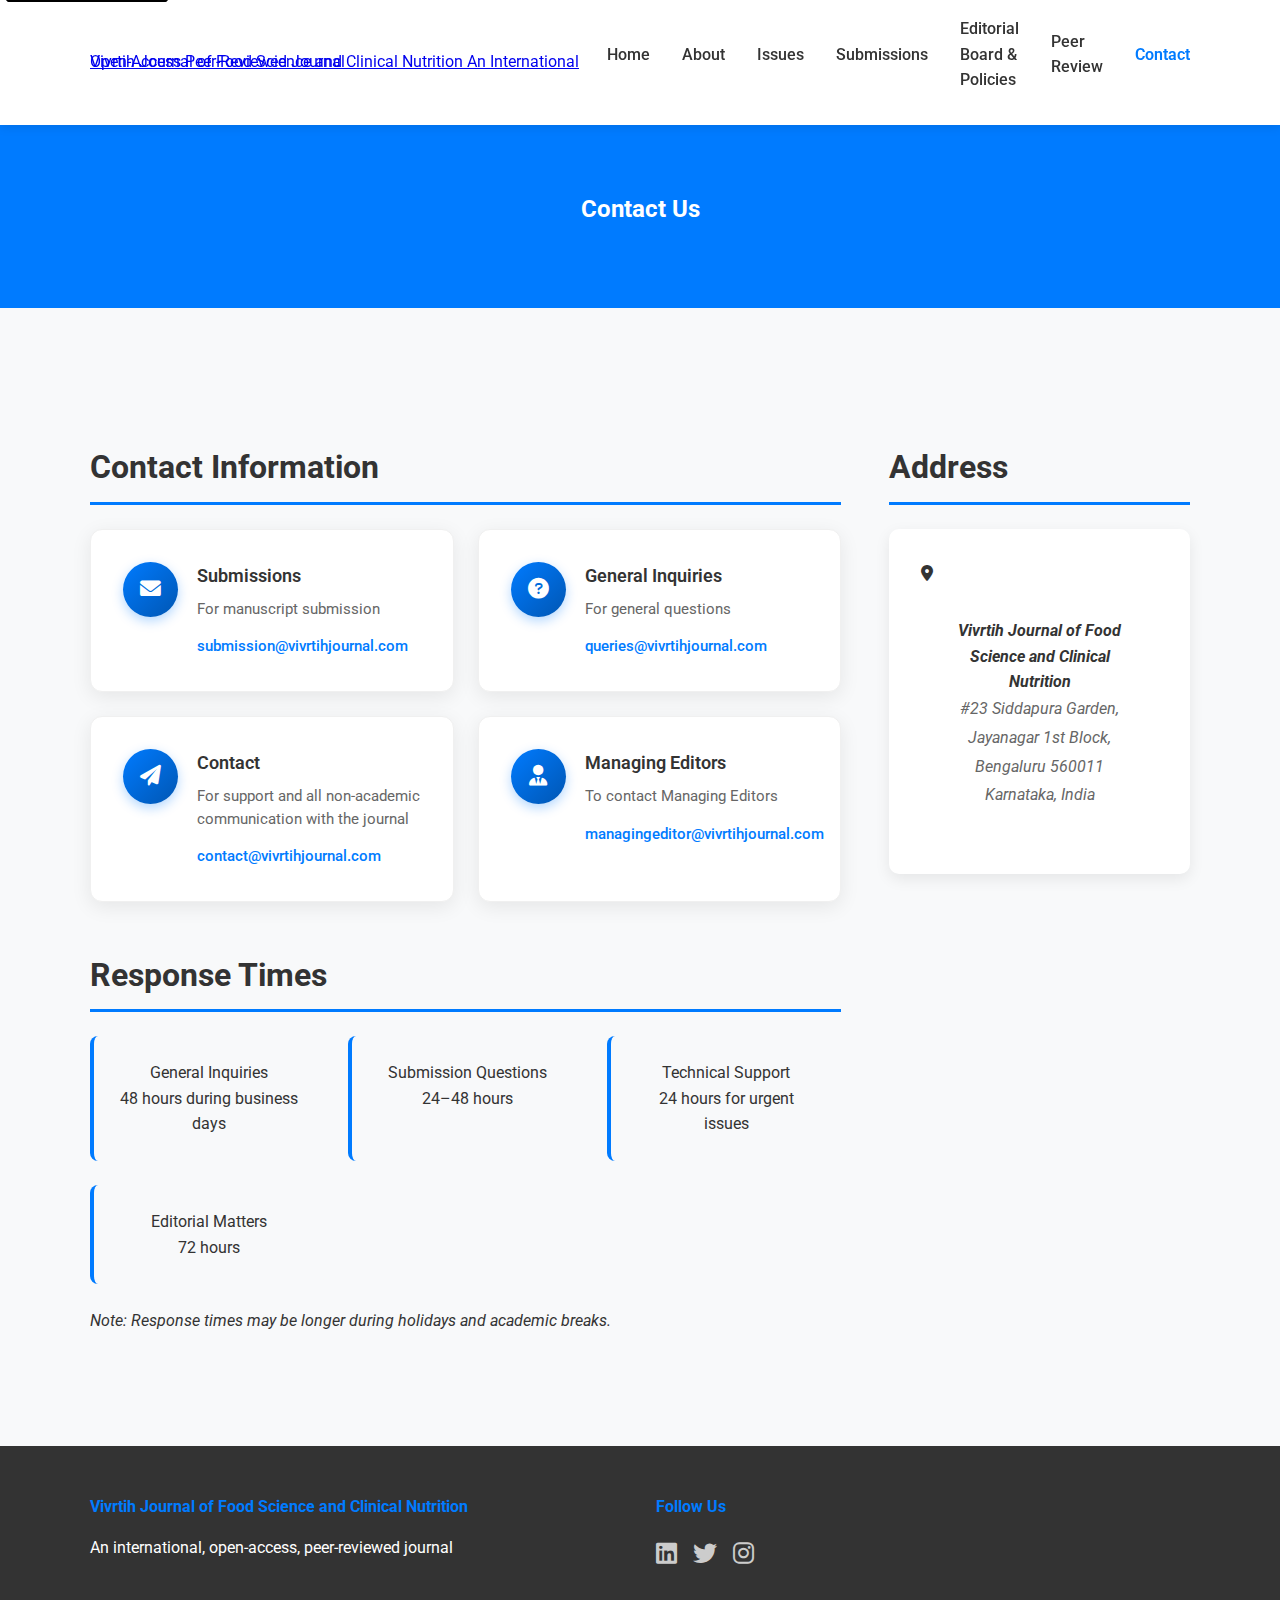
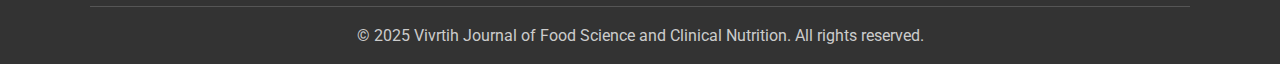
<file: contact.html>
<!DOCTYPE html>
<html lang="en">
<head>
    <meta charset="UTF-8">
    <meta name="viewport" content="width=device-width, initial-scale=1.0, viewport-fit=cover">
    <meta name="mobile-web-app-capable" content="yes">
    <meta name="apple-mobile-web-app-capable" content="yes">
    <meta name="apple-mobile-web-app-status-bar-style" content="default">
    <meta name="apple-mobile-web-app-title" content="Vivrtih Journal">
    <meta name="theme-color" content="#007bff">
    <meta name="format-detection" content="telephone=no">
    <title>Contact Us - Vivrtih Journal of Food Science and Clinical Nutrition</title>
    <meta name="description" content="Contact the Vivrtih Journal editorial team. Find submission guidelines, editorial contacts, and support information.">
    <link rel="stylesheet" href="styles.css">
    <link href="https://fonts.googleapis.com/css2?family=Roboto:wght@300;400;500;700&display=swap" rel="stylesheet">
    <link rel="stylesheet" href="https://cdnjs.cloudflare.com/ajax/libs/font-awesome/6.0.0/css/all.min.css">
    <link rel="preconnect" href="https://fonts.googleapis.com">
    <link rel="preconnect" href="https://fonts.gstatic.com" crossorigin>

</head>
<body>
    <!-- Header -->
    <header class="header">
        <div class="container">
            <nav class="navbar" aria-label="Main navigation">
                <div class="nav-brand">
                    <a href="index.html">
                        <div class="brand-text">
                            Vivrtih Journal of Food Science and Clinical Nutrition
                            <span class="brand-subtitle">An International Open-Access Peer-Reviewed Journal</span>
                        </div>
                    </a>
                </div>
                <div class="nav-toggle" id="nav-toggle">
                    <span></span>
                    <span></span>
                    <span></span>
                </div>
                <div class="nav-menu" id="nav-menu">
                    <a href="index.html" class="nav-link">Home</a>
                    <a href="about.html" class="nav-link">About</a>
                    <a href="issues.html" class="nav-link">Issues</a>
                    <a href="submissions.html" class="nav-link">Submissions</a>
                    <a href="editorial-board-and-policies.html" class="nav-link">Editorial Board & Policies</a>
                    <a href="peer-review.html" class="nav-link">Peer Review</a>
                    <a href="contact.html" class="nav-link active">Contact</a>
                </div>
            </nav>
        </div>
    </header>

    <!-- Page Header -->
    <section class="page-header">
        <div class="container">
            <h2>Contact Us</h2>
             </div>
    </section>
    <!-- Make sure Font Awesome (or your icon set) is loaded in head:
<link rel="stylesheet" href="https://cdnjs.cloudflare.com/ajax/libs/font-awesome/6.4.0/css/all.min.css">
-->

<!-- Main Content -->
<main class="main-content" id="main">
  <div class="container mx-auto px-4">
    <!-- Grid: 2-column on large screens (left content + sticky right aside) -->
    <div class="content-grid grid grid-cols-1 lg:grid-cols-3 gap-8">

      <!-- Left column: contact cards + response times -->
      <div class="content-left lg:col-span-2">

        <section class="section contact-section mb-10" aria-labelledby="contact-info-heading">
          <h2 id="contact-info-heading" class="text-3xl font-bold text-gray-800 mb-6 border-b pb-2">Contact Information</h2>

          <ul class="contact-cards grid grid-cols-1 sm:grid-cols-2 gap-6" role="list">
            <li class="contact-card bg-white p-6 rounded-xl shadow border border-gray-100 flex items-start space-x-4">
              <div class="contact-icon text-indigo-600 text-2xl" aria-hidden="true">
                <i class="fas fa-envelope"></i>
              </div>
              <div class="contact-details">
                <h3 class="text-lg font-semibold text-gray-900">Submissions</h3>
                <p class="text-gray-600">For manuscript submission</p>
                <a href="mailto:submission@vivrtihjournal.com" class="text-indigo-600 hover:underline" aria-label="Email submissions at submission at vivrtihjournal dot com">
                  submission@vivrtihjournal.com
                </a>
              </div>
            </li>

            <li class="contact-card bg-white p-6 rounded-xl shadow border border-gray-100 flex items-start space-x-4">
              <div class="contact-icon text-teal-600 text-2xl" aria-hidden="true">
                <i class="fas fa-question-circle"></i>
              </div>
              <div class="contact-details">
                <h3 class="text-lg font-semibold text-gray-900">General Inquiries</h3>
                <p class="text-gray-600">For general questions</p>
                <a href="mailto:queries@vivrtihjournal.com" class="text-teal-600 hover:underline" aria-label="Email queries at queries at vivrtihjournal dot com">
                  queries@vivrtihjournal.com
                </a>
              </div>
            </li>

            <li class="contact-card bg-white p-6 rounded-xl shadow border border-gray-100 flex items-start space-x-4">
              <div class="contact-icon text-indigo-600 text-2xl" aria-hidden="true">
                <i class="fas fa-paper-plane"></i>
              </div>
              <div class="contact-details">
                <h3 class="text-lg font-semibold text-gray-900">Contact</h3>
                <p class="text-gray-600">For support and all non-academic communication with the journal</p>
                <a href="mailto:contact@vivrtihjournal.com" class="text-indigo-600 hover:underline" aria-label="Email contact at contact at vivrtihjournal dot com">
                  contact@vivrtihjournal.com
                </a>
              </div>
            </li>

            <li class="contact-card bg-white p-6 rounded-xl shadow border border-gray-100 flex items-start space-x-4">
              <div class="contact-icon text-gray-800 text-2xl" aria-hidden="true">
                <i class="fas fa-user-tie"></i>
              </div>
              <div class="contact-details">
                <h3 class="text-lg font-semibold text-gray-900">Managing Editors</h3>
                <p class="text-gray-600">To contact Managing Editors</p>
                <a href="mailto:managingeditor@vivrtihjournal.com" class="text-gray-800 hover:underline" aria-label="Email managing editor at managingeditor at vivrtihjournal dot com">
                  managingeditor@vivrtihjournal.com
                </a>
              </div>
            </li>
          </ul>
        </section>

        <!-- Your provided Tailwind-styled Response Times section -->
        <section class="section response-section mb-10" aria-labelledby="response-times-heading">
          <h2 id="response-times-heading" class="text-3xl font-bold text-gray-800 mb-6 border-b pb-2">Response Times</h2>

          <div class="bg-white p-6 rounded-xl shadow-lg border border-gray-100">
            <dl class="response-times grid grid-cols-1 sm:grid-cols-2 gap-x-8 gap-y-6">
              <div class="response-item border-l-4 border-indigo-400 pl-4">
                <dt class="text-lg font-semibold text-gray-900">General Inquiries</dt>
                <dd class="text-gray-600">48 hours during business days</dd>
              </div>
              <div class="response-item border-l-4 border-teal-400 pl-4">
                <dt class="text-lg font-semibold text-gray-900">Submission Questions</dt>
                <dd class="text-gray-600">24–48 hours</dd>
              </div>
              <div class="response-item border-l-4 border-amber-400 pl-4">
                <dt class="text-lg font-semibold text-gray-900">Technical Support</dt>
                <dd class="text-gray-600">24 hours for urgent issues</dd>
              </div>
              <div class="response-item border-l-4 border-red-400 pl-4">
                <dt class="text-lg font-semibold text-gray-900">Editorial Matters</dt>
                <dd class="text-gray-600">72 hours</dd>
              </div>
            </dl>

            <p class="mt-6 pt-4 border-t text-sm text-gray-500">
              <em>Note: Response times may be longer during holidays and academic breaks.</em>
            </p>
          </div>
        </section>

      </div> <!-- /.content-left -->

      <!-- Right column: address (sticky on large screens) -->
      <aside class="content-right lg:col-span-1" aria-labelledby="address-heading">
        <section class="section">
          <h2 id="address-heading" class="text-3xl font-bold text-gray-800 mb-6 border-b pb-2">Address</h2>
          <div class="card bg-white p-6 rounded-xl shadow-lg border border-gray-100 lg:sticky lg:top-24">
            <div class="flex items-start space-x-3">
              <i class="fas fa-map-marker-alt text-xl text-indigo-600 flex-shrink-0 mt-1" aria-hidden="true"></i>
              <address class="address-info not-italic text-gray-700 space-y-2">
                <strong class="text-lg font-semibold text-gray-900 block">Vivrtih Journal of Food Science and Clinical Nutrition</strong>
                <p>#23 Siddapura Garden,</p>
                <p>Jayanagar 1st Block, Bengaluru 560011</p>
                <p>Karnataka, India</p>
              </address>
            </div>
          </div>
        </section>
      </aside>

    </div> <!-- /.content-grid -->
  </div> <!-- /.container -->
</main>


    <!-- Footer -->
    <footer class="footer">
        <div class="container">
            <div class="footer-content">
                <div class="footer-section">
                    <h4>Vivrtih Journal of Food Science and Clinical Nutrition</h4>
                    <p>An international, open-access, peer-reviewed journal</p>
                </div>
                <div class="footer-section">
                    <h4>Follow Us</h4>
                    <div class="social-links">
                        <a href="https://www.linkedin.com/company/vivrtihjfscn" target="_blank"><i class="fab fa-linkedin"></i></a>
                        <a href="https://x.com/Vivrtihjfscn" target="_blank"><i class="fab fa-twitter"></i></a>
                        <a href="https://www.instagram.com/vivrtihjfscn?igsh=MTJvZnRjcjh5MG42aw==" target="_blank"><i class="fab fa-instagram"></i></a>
                    </div>
                </div>
            </div>
            <div class="footer-bottom">
                <p>&copy; 2025 Vivrtih Journal of Food Science and Clinical Nutrition. All rights reserved.</p>
              </div>
        </div>
    </footer>

    <script src="script.js"></script>
</body>
</html>
</file>
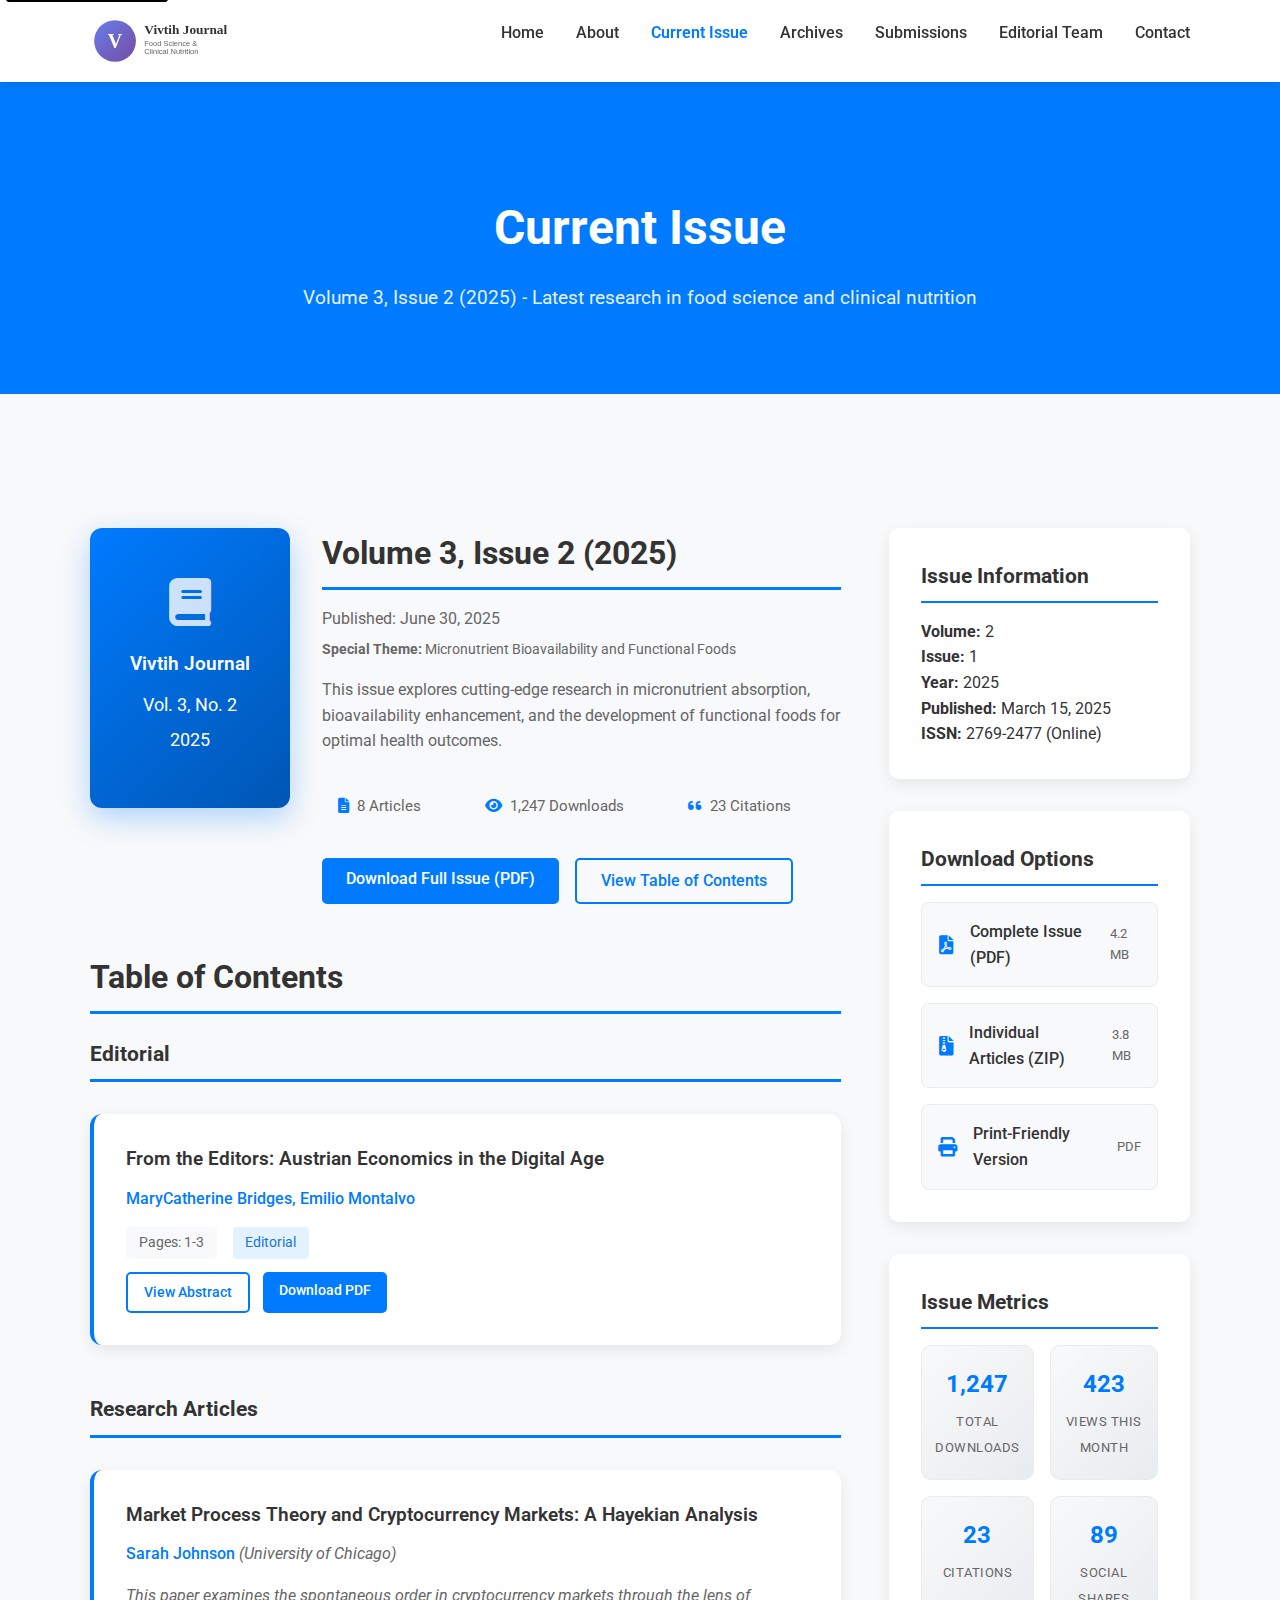
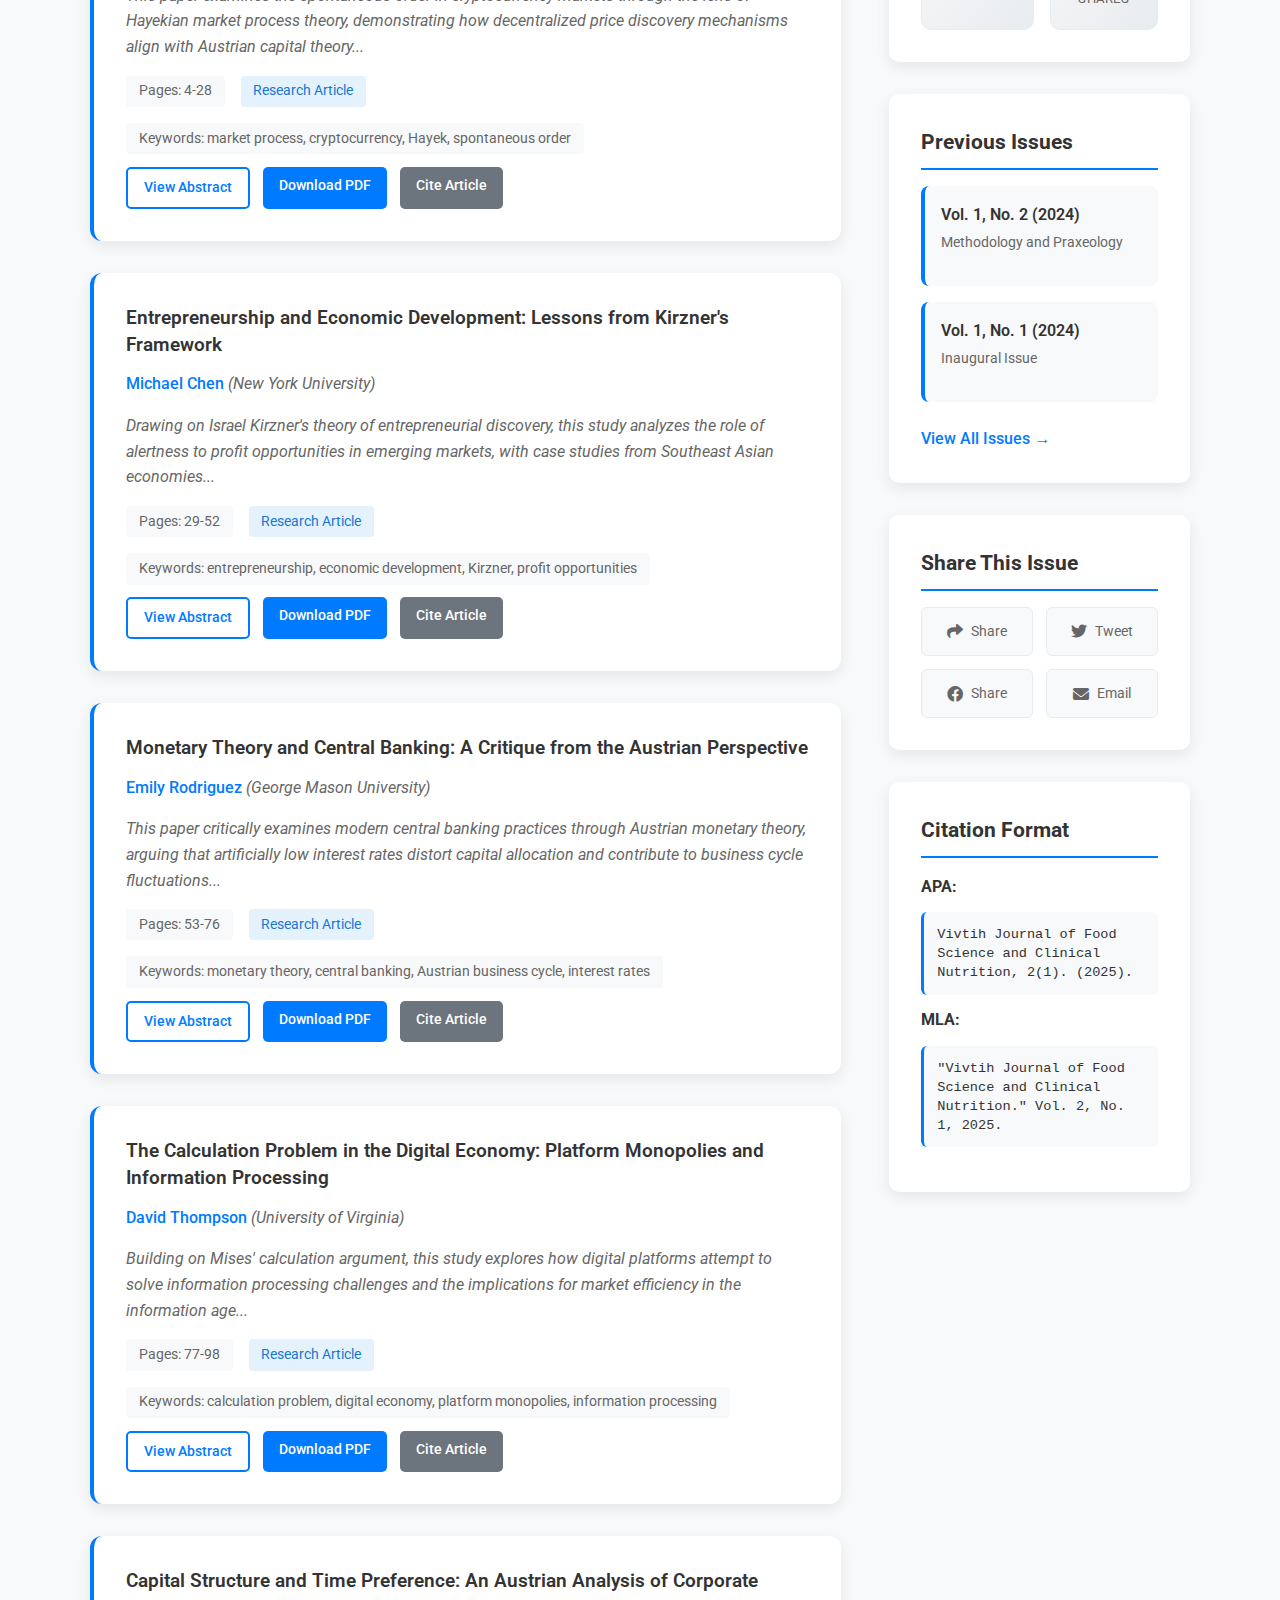
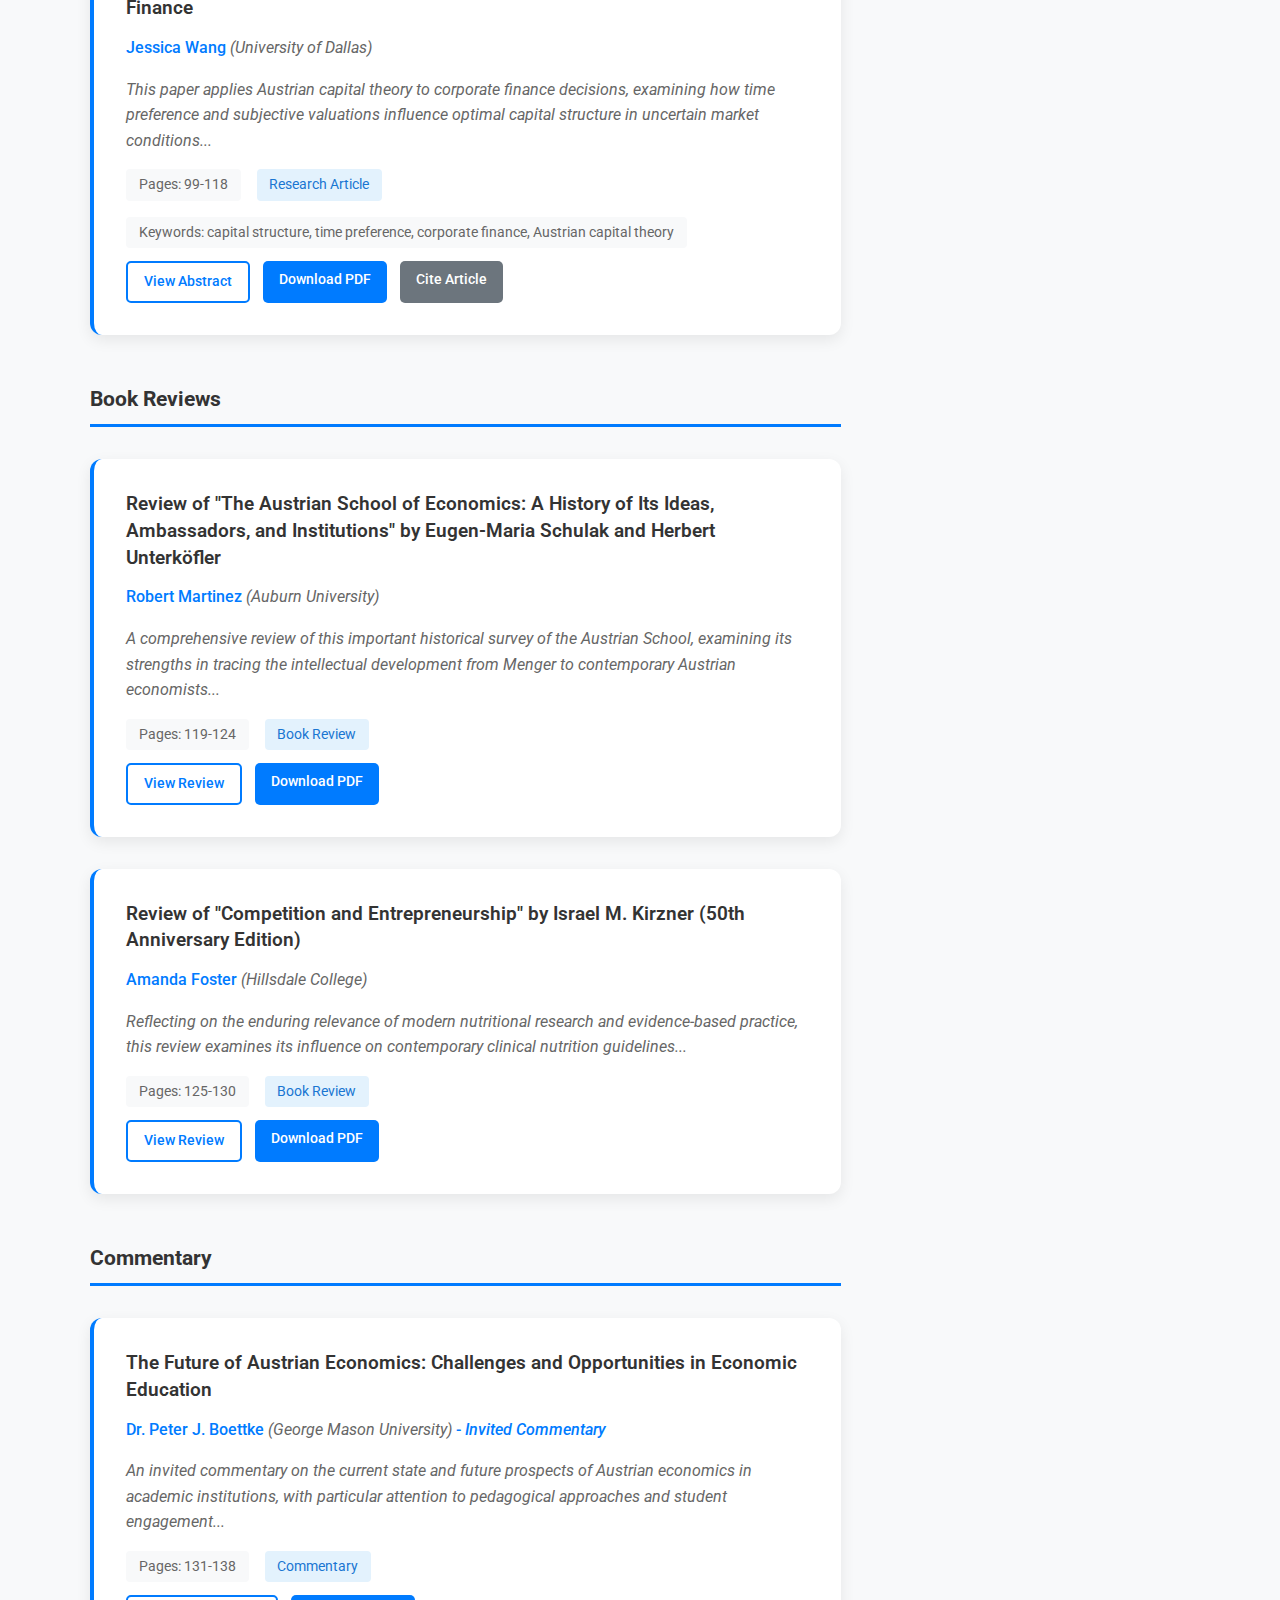
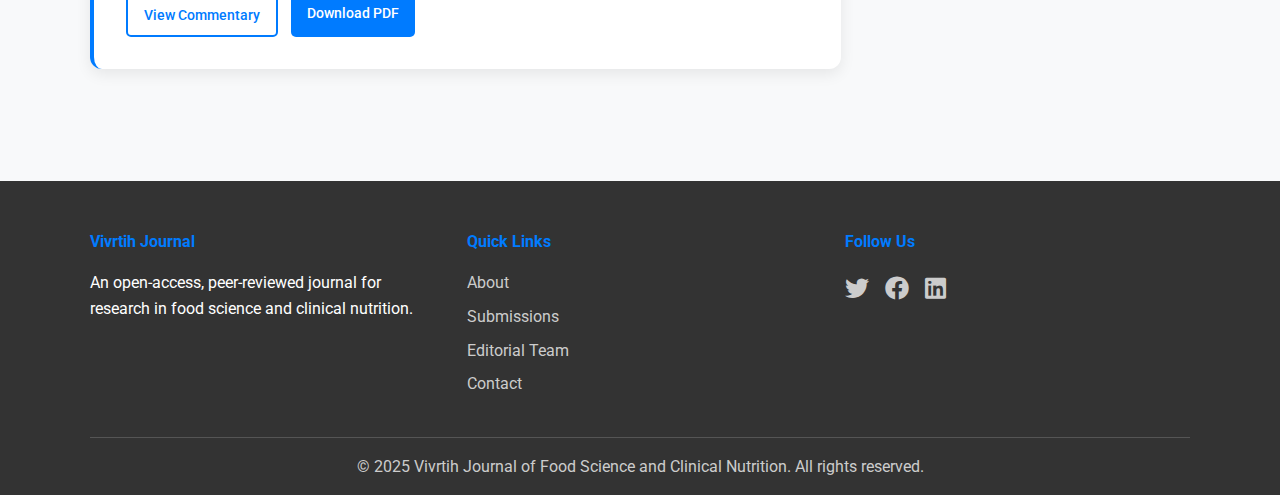
<file: current-issue.html>
<!DOCTYPE html>
<html lang="en">
<head>
    <meta charset="UTF-8">
    <meta name="viewport" content="width=device-width, initial-scale=1.0, viewport-fit=cover">
    <meta name="mobile-web-app-capable" content="yes">
    <meta name="apple-mobile-web-app-capable" content="yes">
    <meta name="apple-mobile-web-app-status-bar-style" content="default">
    <meta name="apple-mobile-web-app-title" content="Vivtih Journal">
    <meta name="theme-color" content="#007bff">
    <meta name="format-detection" content="telephone=no">
    <title>Current Issue - Vivtih Journal of Food Science and Clinical Nutrition</title>
    <meta name="description" content="Browse the latest issue of the Vivtih Journal. Current research articles, reviews, and developments in food science and clinical nutrition.">
    <link rel="stylesheet" href="styles.css">
    <link href="https://fonts.googleapis.com/css2?family=Roboto:wght@300;400;500;700&display=swap" rel="stylesheet">
    <link rel="stylesheet" href="https://cdnjs.cloudflare.com/ajax/libs/font-awesome/6.0.0/css/all.min.css">
    <link rel="preconnect" href="https://fonts.googleapis.com">
    <link rel="preconnect" href="https://fonts.gstatic.com" crossorigin>
</head>
<body>
    <!-- Header -->
    <header class="header">
        <div class="container">
            <nav class="navbar">
                <div class="nav-brand">
                    <a href="index.html">
                        <img src="assets/vivtih-logo.svg" alt="Vivtih Journal Logo" class="logo">
                    </a>
                </div>
                <div class="nav-toggle" id="nav-toggle">
                    <span></span>
                    <span></span>
                    <span></span>
                </div>
                <div class="nav-menu" id="nav-menu">
                    <a href="index.html" class="nav-link">Home</a>
                    <a href="about.html" class="nav-link">About</a>
                    <a href="current-issue.html" class="nav-link active">Current Issue</a>
                    <a href="archives.html" class="nav-link">Archives</a>
                    <a href="submissions.html" class="nav-link">Submissions</a>
                    <a href="editorial-team.html" class="nav-link">Editorial Team</a>
                    <a href="contact.html" class="nav-link">Contact</a>
                </div>
            </nav>
        </div>
    </header>

    <!-- Page Header -->
    <section class="page-header">
        <div class="container">
            <h1>Current Issue</h1>
            <p>Volume 3, Issue 2 (2025) - Latest research in food science and clinical nutrition</p>
        </div>
    </section>

    <!-- Main Content -->
    <main class="main-content">
        <div class="container">
            <div class="content-grid">
                <div class="content-left">
                    <!-- Issue Information -->
                    <section class="section">
                        <div class="issue-header">
                            <div class="issue-cover">
                                <div class="cover-placeholder">
                                    <i class="fas fa-book"></i>
                                    <h3>Vivtih Journal</h3>
                                    <p>Vol. 3, No. 2</p>
                                    <p>2025</p>
                                </div>
                            </div>
                            <div class="issue-details">
                                <h2>Volume 3, Issue 2 (2025)</h2>
                                <p class="issue-date">Published: June 30, 2025</p>
                                <p class="issue-theme"><strong>Special Theme:</strong> Micronutrient Bioavailability and Functional Foods</p>
                                <p class="issue-description">This issue explores cutting-edge research in micronutrient absorption, bioavailability enhancement, and the development of functional foods for optimal health outcomes.</p>
                                <div class="issue-stats">
                                    <span class="stat-item"><i class="fas fa-file-alt"></i> 8 Articles</span>
                                    <span class="stat-item"><i class="fas fa-eye"></i> 1,247 Downloads</span>
                                    <span class="stat-item"><i class="fas fa-quote-left"></i> 23 Citations</span>
                                </div>
                                <div class="issue-actions">
                                    <a href="#" class="btn btn-primary">Download Full Issue (PDF)</a>
                                    <a href="#" class="btn btn-outline">View Table of Contents</a>
                                </div>
                            </div>
                        </div>
                    </section>

                    <!-- Table of Contents -->
                    <section class="section">
                        <h2>Table of Contents</h2>
                        
                        <!-- Editorial -->
                        <div class="article-section">
                            <h3>Editorial</h3>
                            <div class="article-item">
                                <div class="article-header">
                                    <h4>From the Editors: Austrian Economics in the Digital Age</h4>
                                    <p class="article-authors">MaryCatherine Bridges, Emilio Montalvo</p>
                                </div>
                                <div class="article-meta">
                                    <span class="pages">Pages: 1-3</span>
                                    <span class="article-type">Editorial</span>
                                </div>
                                <div class="article-actions">
                                    <a href="#" class="btn btn-sm btn-outline">View Abstract</a>
                                    <a href="#" class="btn btn-sm btn-primary">Download PDF</a>
                                </div>
                            </div>
                        </div>

                        <!-- Research Articles -->
                        <div class="article-section">
                            <h3>Research Articles</h3>
                            
                            <div class="article-item">
                                <div class="article-header">
                                    <h4>Market Process Theory and Cryptocurrency Markets: A Hayekian Analysis</h4>
                                    <p class="article-authors">Sarah Johnson <span class="affiliation">(University of Chicago)</span></p>
                                </div>
                                <p class="article-abstract">This paper examines the spontaneous order in cryptocurrency markets through the lens of Hayekian market process theory, demonstrating how decentralized price discovery mechanisms align with Austrian capital theory...</p>
                                <div class="article-meta">
                                    <span class="pages">Pages: 4-28</span>
                                    <span class="article-type">Research Article</span>
                                    <span class="keywords">Keywords: market process, cryptocurrency, Hayek, spontaneous order</span>
                                </div>
                                <div class="article-actions">
                                    <a href="#" class="btn btn-sm btn-outline">View Abstract</a>
                                    <a href="#" class="btn btn-sm btn-primary">Download PDF</a>
                                    <a href="#" class="btn btn-sm btn-secondary">Cite Article</a>
                                </div>
                            </div>

                            <div class="article-item">
                                <div class="article-header">
                                    <h4>Entrepreneurship and Economic Development: Lessons from Kirzner's Framework</h4>
                                    <p class="article-authors">Michael Chen <span class="affiliation">(New York University)</span></p>
                                </div>
                                <p class="article-abstract">Drawing on Israel Kirzner's theory of entrepreneurial discovery, this study analyzes the role of alertness to profit opportunities in emerging markets, with case studies from Southeast Asian economies...</p>
                                <div class="article-meta">
                                    <span class="pages">Pages: 29-52</span>
                                    <span class="article-type">Research Article</span>
                                    <span class="keywords">Keywords: entrepreneurship, economic development, Kirzner, profit opportunities</span>
                                </div>
                                <div class="article-actions">
                                    <a href="#" class="btn btn-sm btn-outline">View Abstract</a>
                                    <a href="#" class="btn btn-sm btn-primary">Download PDF</a>
                                    <a href="#" class="btn btn-sm btn-secondary">Cite Article</a>
                                </div>
                            </div>

                            <div class="article-item">
                                <div class="article-header">
                                    <h4>Monetary Theory and Central Banking: A Critique from the Austrian Perspective</h4>
                                    <p class="article-authors">Emily Rodriguez <span class="affiliation">(George Mason University)</span></p>
                                </div>
                                <p class="article-abstract">This paper critically examines modern central banking practices through Austrian monetary theory, arguing that artificially low interest rates distort capital allocation and contribute to business cycle fluctuations...</p>
                                <div class="article-meta">
                                    <span class="pages">Pages: 53-76</span>
                                    <span class="article-type">Research Article</span>
                                    <span class="keywords">Keywords: monetary theory, central banking, Austrian business cycle, interest rates</span>
                                </div>
                                <div class="article-actions">
                                    <a href="#" class="btn btn-sm btn-outline">View Abstract</a>
                                    <a href="#" class="btn btn-sm btn-primary">Download PDF</a>
                                    <a href="#" class="btn btn-sm btn-secondary">Cite Article</a>
                                </div>
                            </div>

                            <div class="article-item">
                                <div class="article-header">
                                    <h4>The Calculation Problem in the Digital Economy: Platform Monopolies and Information Processing</h4>
                                    <p class="article-authors">David Thompson <span class="affiliation">(University of Virginia)</span></p>
                                </div>
                                <p class="article-abstract">Building on Mises' calculation argument, this study explores how digital platforms attempt to solve information processing challenges and the implications for market efficiency in the information age...</p>
                                <div class="article-meta">
                                    <span class="pages">Pages: 77-98</span>
                                    <span class="article-type">Research Article</span>
                                    <span class="keywords">Keywords: calculation problem, digital economy, platform monopolies, information processing</span>
                                </div>
                                <div class="article-actions">
                                    <a href="#" class="btn btn-sm btn-outline">View Abstract</a>
                                    <a href="#" class="btn btn-sm btn-primary">Download PDF</a>
                                    <a href="#" class="btn btn-sm btn-secondary">Cite Article</a>
                                </div>
                            </div>

                            <div class="article-item">
                                <div class="article-header">
                                    <h4>Capital Structure and Time Preference: An Austrian Analysis of Corporate Finance</h4>
                                    <p class="article-authors">Jessica Wang <span class="affiliation">(University of Dallas)</span></p>
                                </div>
                                <p class="article-abstract">This paper applies Austrian capital theory to corporate finance decisions, examining how time preference and subjective valuations influence optimal capital structure in uncertain market conditions...</p>
                                <div class="article-meta">
                                    <span class="pages">Pages: 99-118</span>
                                    <span class="article-type">Research Article</span>
                                    <span class="keywords">Keywords: capital structure, time preference, corporate finance, Austrian capital theory</span>
                                </div>
                                <div class="article-actions">
                                    <a href="#" class="btn btn-sm btn-outline">View Abstract</a>
                                    <a href="#" class="btn btn-sm btn-primary">Download PDF</a>
                                    <a href="#" class="btn btn-sm btn-secondary">Cite Article</a>
                                </div>
                            </div>
                        </div>

                        <!-- Book Reviews -->
                        <div class="article-section">
                            <h3>Book Reviews</h3>
                            
                            <div class="article-item">
                                <div class="article-header">
                                    <h4>Review of "The Austrian School of Economics: A History of Its Ideas, Ambassadors, and Institutions" by Eugen-Maria Schulak and Herbert Unterköfler</h4>
                                    <p class="article-authors">Robert Martinez <span class="affiliation">(Auburn University)</span></p>
                                </div>
                                <p class="article-abstract">A comprehensive review of this important historical survey of the Austrian School, examining its strengths in tracing the intellectual development from Menger to contemporary Austrian economists...</p>
                                <div class="article-meta">
                                    <span class="pages">Pages: 119-124</span>
                                    <span class="article-type">Book Review</span>
                                </div>
                                <div class="article-actions">
                                    <a href="#" class="btn btn-sm btn-outline">View Review</a>
                                    <a href="#" class="btn btn-sm btn-primary">Download PDF</a>
                                </div>
                            </div>

                            <div class="article-item">
                                <div class="article-header">
                                    <h4>Review of "Competition and Entrepreneurship" by Israel M. Kirzner (50th Anniversary Edition)</h4>
                                    <p class="article-authors">Amanda Foster <span class="affiliation">(Hillsdale College)</span></p>
                                </div>
                                <p class="article-abstract">Reflecting on the enduring relevance of modern nutritional research and evidence-based practice, this review examines its influence on contemporary clinical nutrition guidelines...</p>
                                <div class="article-meta">
                                    <span class="pages">Pages: 125-130</span>
                                    <span class="article-type">Book Review</span>
                                </div>
                                <div class="article-actions">
                                    <a href="#" class="btn btn-sm btn-outline">View Review</a>
                                    <a href="#" class="btn btn-sm btn-primary">Download PDF</a>
                                </div>
                            </div>
                        </div>

                        <!-- Commentary -->
                        <div class="article-section">
                            <h3>Commentary</h3>
                            
                            <div class="article-item">
                                <div class="article-header">
                                    <h4>The Future of Austrian Economics: Challenges and Opportunities in Economic Education</h4>
                                    <p class="article-authors">Dr. Peter J. Boettke <span class="affiliation">(George Mason University)</span> - <em>Invited Commentary</em></p>
                                </div>
                                <p class="article-abstract">An invited commentary on the current state and future prospects of Austrian economics in academic institutions, with particular attention to pedagogical approaches and student engagement...</p>
                                <div class="article-meta">
                                    <span class="pages">Pages: 131-138</span>
                                    <span class="article-type">Commentary</span>
                                </div>
                                <div class="article-actions">
                                    <a href="#" class="btn btn-sm btn-outline">View Commentary</a>
                                    <a href="#" class="btn btn-sm btn-primary">Download PDF</a>
                                </div>
                            </div>
                        </div>
                    </section>
                </div>

                <!-- Sidebar -->
                <aside class="sidebar">
                    <div class="sidebar-section">
                        <h3>Issue Information</h3>
                        <div class="issue-info">
                            <p><strong>Volume:</strong> 2</p>
                            <p><strong>Issue:</strong> 1</p>
                            <p><strong>Year:</strong> 2025</p>
                            <p><strong>Published:</strong> March 15, 2025</p>
                            <p><strong>ISSN:</strong> 2769-2477 (Online)</p>
                        </div>
                    </div>

                    <div class="sidebar-section">
                        <h3>Download Options</h3>
                        <div class="download-options">
                            <a href="#" class="download-link">
                                <i class="fas fa-file-pdf"></i>
                                <span>Complete Issue (PDF)</span>
                                <small>4.2 MB</small>
                            </a>
                            <a href="#" class="download-link">
                                <i class="fas fa-file-archive"></i>
                                <span>Individual Articles (ZIP)</span>
                                <small>3.8 MB</small>
                            </a>
                            <a href="#" class="download-link">
                                <i class="fas fa-print"></i>
                                <span>Print-Friendly Version</span>
                                <small>PDF</small>
                            </a>
                        </div>
                    </div>

                    <div class="sidebar-section">
                        <h3>Issue Metrics</h3>
                        <div class="metrics">
                            <div class="metric-item">
                                <span class="metric-number">1,247</span>
                                <span class="metric-label">Total Downloads</span>
                            </div>
                            <div class="metric-item">
                                <span class="metric-number">423</span>
                                <span class="metric-label">Views This Month</span>
                            </div>
                            <div class="metric-item">
                                <span class="metric-number">23</span>
                                <span class="metric-label">Citations</span>
                            </div>
                            <div class="metric-item">
                                <span class="metric-number">89</span>
                                <span class="metric-label">Social Shares</span>
                            </div>
                        </div>
                    </div>

                    <div class="sidebar-section">
                        <h3>Previous Issues</h3>
                        <div class="previous-issues">
                            <a href="#" class="issue-link">
                                <span class="issue-title">Vol. 1, No. 2 (2024)</span>
                                <span class="issue-theme">Methodology and Praxeology</span>
                            </a>
                            <a href="#" class="issue-link">
                                <span class="issue-title">Vol. 1, No. 1 (2024)</span>
                                <span class="issue-theme">Inaugural Issue</span>
                            </a>
                            <a href="archives.html" class="view-all-link">View All Issues →</a>
                        </div>
                    </div>

                    <div class="sidebar-section">
                        <h3>Share This Issue</h3>
                        <div class="share-buttons">
                            <a href="#" class="share-btn" onclick="shareContent('Vivtih Journal Vol. 2 No. 1', window.location.href)">
                                <i class="fas fa-share"></i>
                                <span>Share</span>
                            </a>
                            <a href="#" class="share-btn">
                                <i class="fab fa-twitter"></i>
                                <span>Tweet</span>
                            </a>
                            <a href="#" class="share-btn">
                                <i class="fab fa-facebook"></i>
                                <span>Share</span>
                            </a>
                            <a href="#" class="share-btn">
                                <i class="fas fa-envelope"></i>
                                <span>Email</span>
                            </a>
                        </div>
                    </div>

                    <div class="sidebar-section">
                        <h3>Citation Format</h3>
                        <div class="citation-format">
                            <p><strong>APA:</strong></p>
                            <p class="citation-text">Vivtih Journal of Food Science and Clinical Nutrition, 2(1). (2025).</p>
                            
                            <p><strong>MLA:</strong></p>
                            <p class="citation-text">"Vivtih Journal of Food Science and Clinical Nutrition." Vol. 2, No. 1, 2025.</p>
                        </div>
                    </div>
                </aside>
            </div>
        </div>
    </main>

    <!-- Footer -->
    <footer class="footer">
        <div class="container">
            <div class="footer-content">
                <div class="footer-section">
                    <h4>Vivrtih Journal</h4>
                    <p>An open-access, peer-reviewed journal for research in food science and clinical nutrition.</p>
                </div>
                <div class="footer-section">
                    <h4>Quick Links</h4>
                    <ul>
                        <li><a href="about.html">About</a></li>
                        <li><a href="submissions.html">Submissions</a></li>
                        <li><a href="editorial-team.html">Editorial Team</a></li>
                        <li><a href="contact.html">Contact</a></li>
                    </ul>
                </div>
                <div class="footer-section">
                    <h4>Follow Us</h4>
                    <div class="social-links">
                        <a href="https://twitter.com/@VivrtihJournal" target="_blank"><i class="fab fa-twitter"></i></a>
                        <a href="#" target="_blank"><i class="fab fa-facebook"></i></a>
                        <a href="#" target="_blank"><i class="fab fa-linkedin"></i></a>
                    </div>
                </div>
            </div>
            <div class="footer-bottom">
                <p>&copy; 2025 Vivrtih Journal of Food Science and Clinical Nutrition. All rights reserved.</p>
              </div>
        </div>
    </footer>

    <script src="script.js"></script>
</body>
</html>
</file>
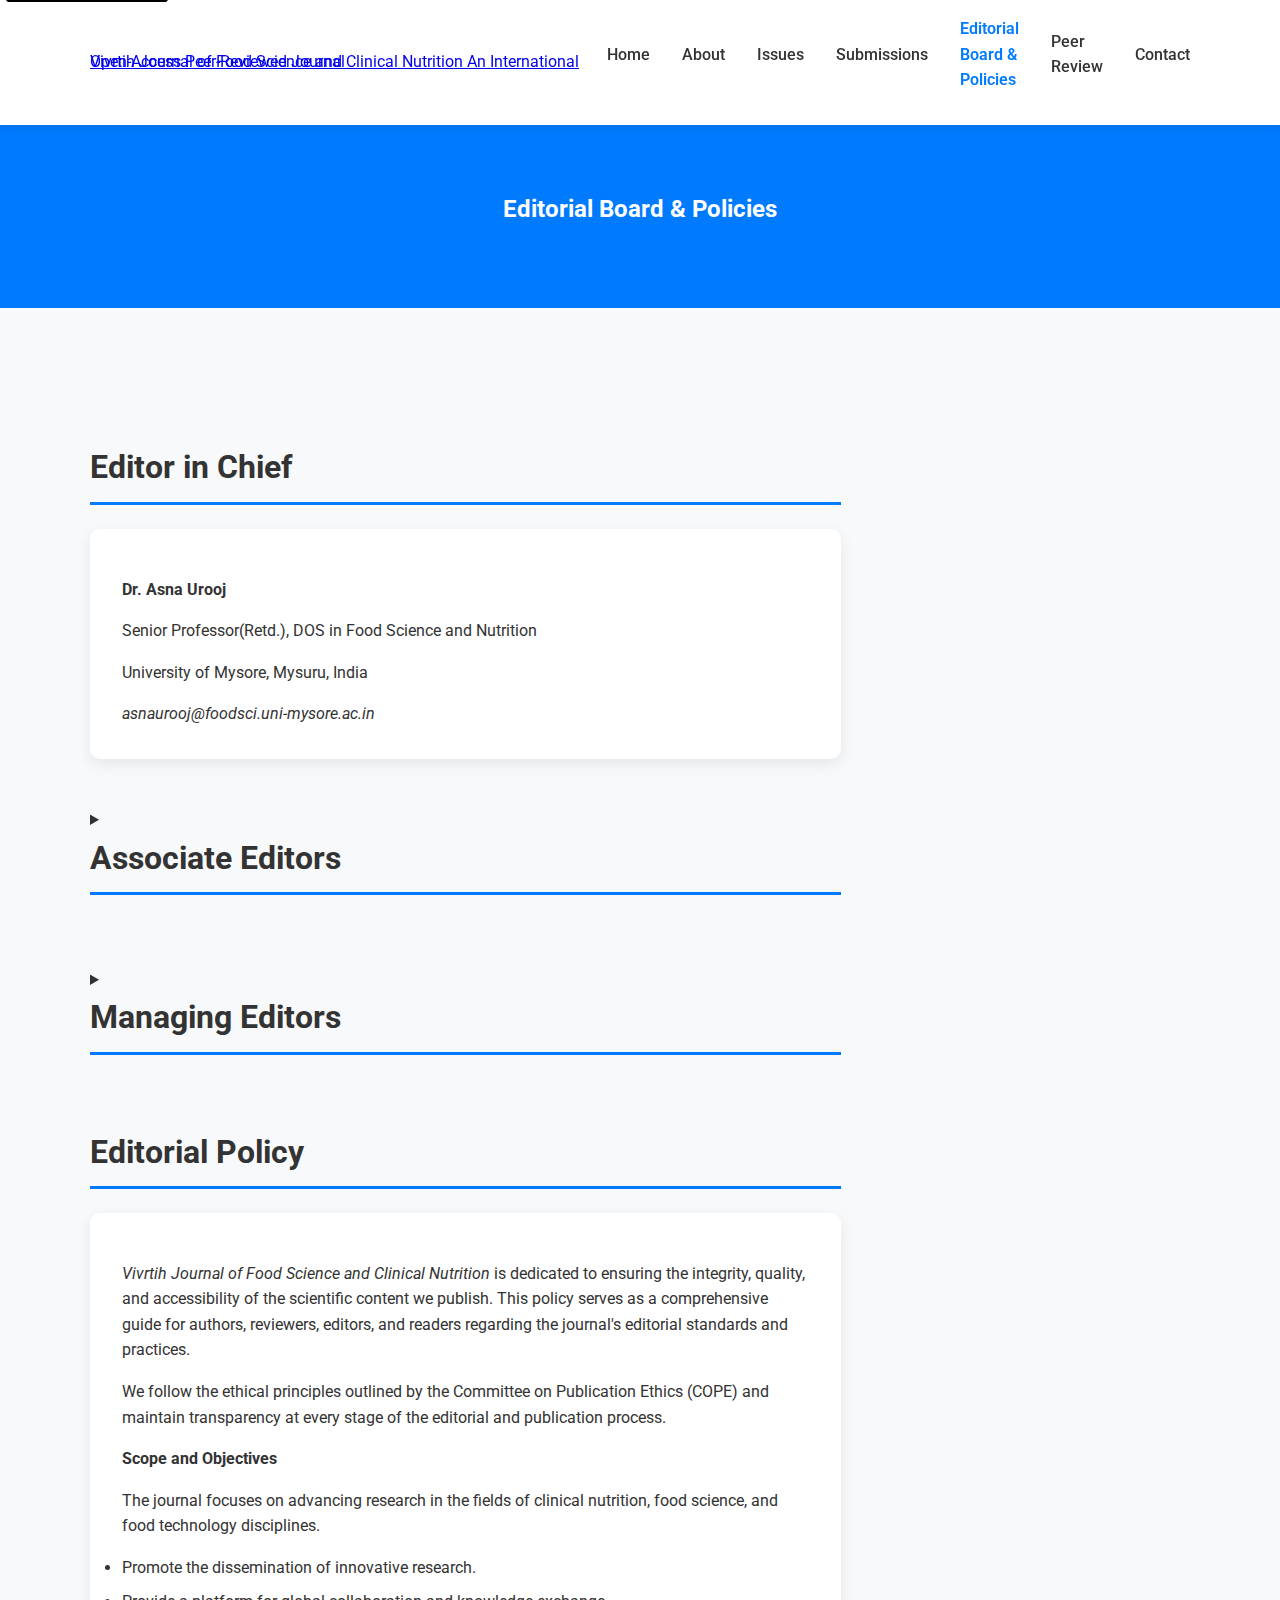
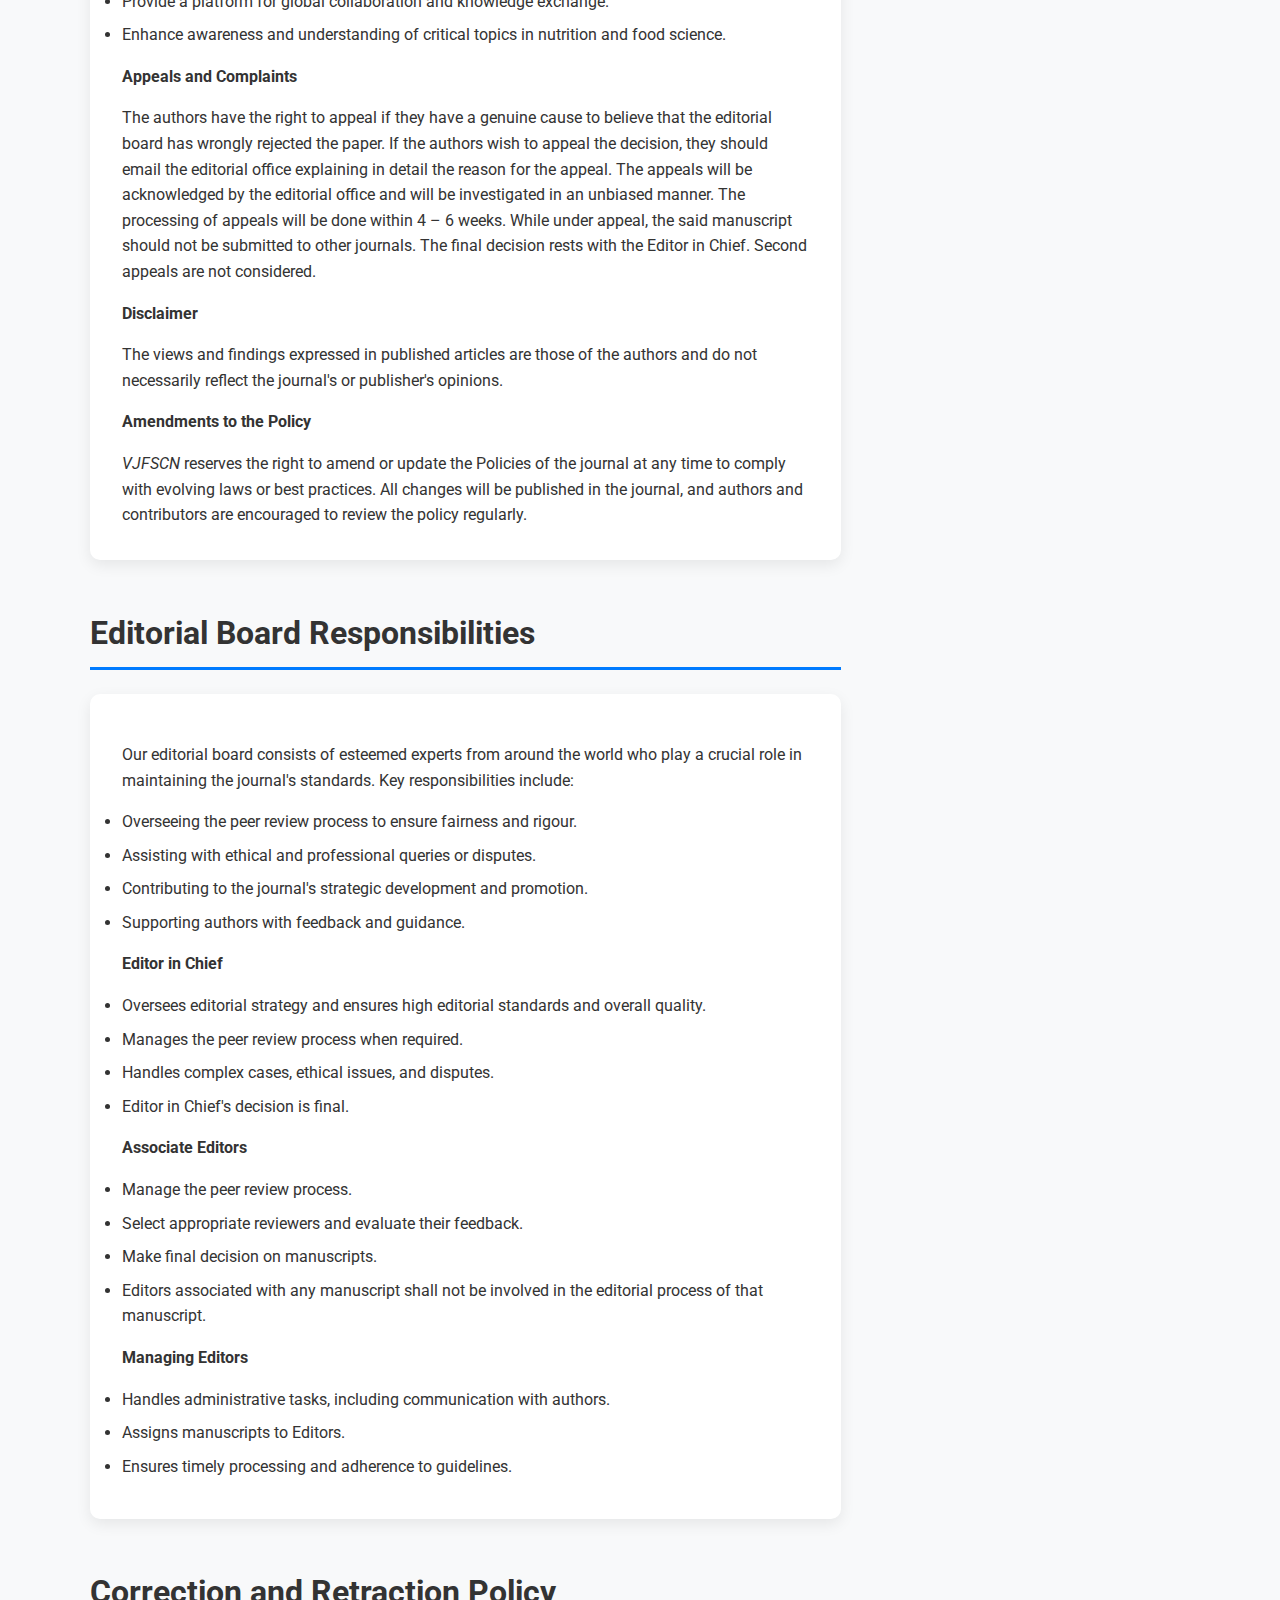
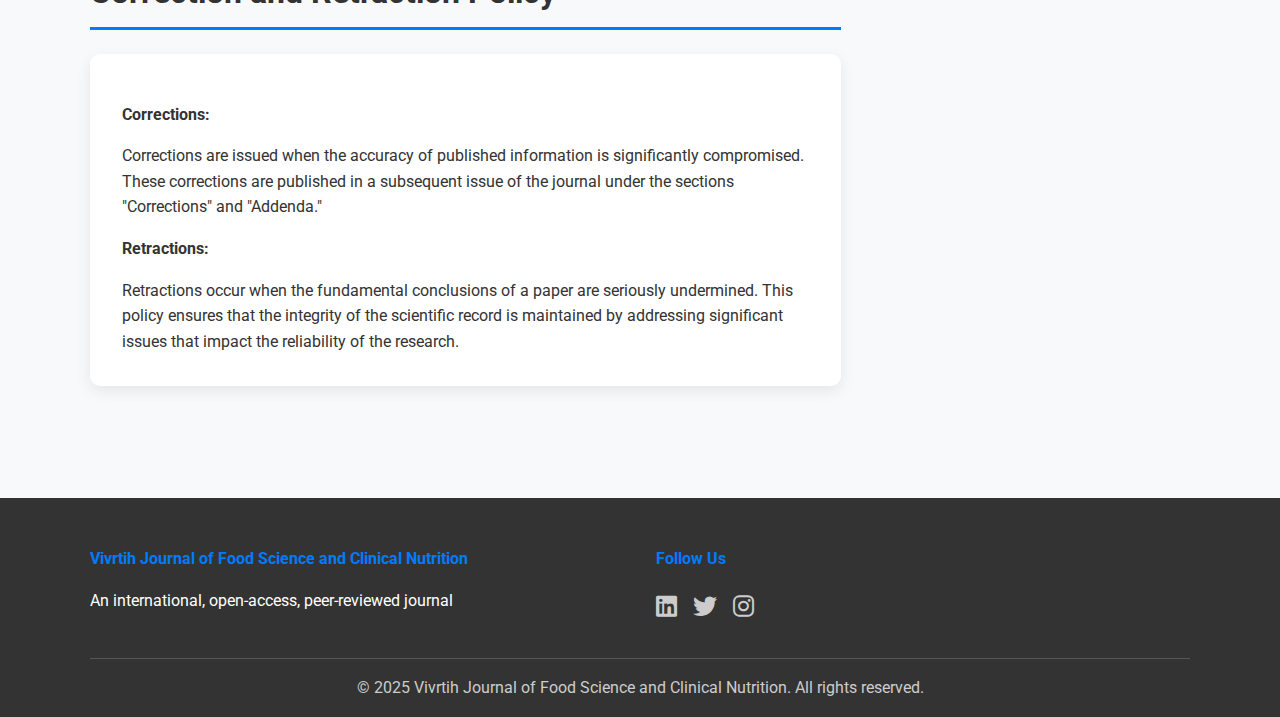
<file: editorial-board-and-policies.html>
<!DOCTYPE html>
<html lang="en">
<head>
    <meta charset="UTF-8">
    <meta name="viewport" content="width=device-width, initial-scale=1.0, viewport-fit=cover">
    <meta name="mobile-web-app-capable" content="yes">
    <meta name="apple-mobile-web-app-capable" content="yes">
    <meta name="apple-mobile-web-app-status-bar-style" content="default">
    <meta name="apple-mobile-web-app-title" content="Vivrtih Journal">
    <meta name="theme-color" content="#007bff">
    <meta name="format-detection" content="telephone=no">
    <title>Editorial Board & Policies - Vivrtih Journal of Food Science and Clinical Nutrition</title>
    <meta name="description" content="Editorial board and policies of Vivrtih Journal of Food Science and Clinical Nutrition.">
    <link rel="stylesheet" href="styles.css">
    <link href="https://fonts.googleapis.com/css2?family=Roboto:wght@300;400;500;700&display=swap" rel="stylesheet">
    <link rel="stylesheet" href="https://cdnjs.cloudflare.com/ajax/libs/font-awesome/6.0.0/css/all.min.css">
    <link rel="preconnect" href="https://fonts.googleapis.com">
    <link rel="preconnect" href="https://fonts.gstatic.com" crossorigin>
</head>
<body>
    <!-- Header -->
    <header class="header">
        <div class="container">
            <nav class="navbar" aria-label="Main navigation">
                <div class="nav-brand">
                    <a href="index.html">
                        <div class="brand-text">
                            Vivrtih Journal of Food Science and Clinical Nutrition
                            <span class="brand-subtitle">An International Open-Access Peer-Reviewed Journal</span>
                        </div>
                    </a>
                </div>
                <div class="nav-toggle" id="nav-toggle">
                    <span></span>
                    <span></span>
                    <span></span>
                </div>
                <div class="nav-menu" id="nav-menu">
                    <a href="index.html" class="nav-link">Home</a>
                    <a href="about.html" class="nav-link">About</a>
                    <a href="issues.html" class="nav-link">Issues</a>
                    <a href="submissions.html" class="nav-link">Submissions</a>
                    <a href="editorial-board-and-policies.html" class="nav-link active">Editorial Board & Policies</a>
                    <a href="peer-review.html" class="nav-link">Peer Review</a>
                    <a href="contact.html" class="nav-link">Contact</a>
                </div>
            </nav>
        </div>
    </header>

    <!-- Page Header -->
    <section class="page-header">
        <div class="container">
            <h2>Editorial Board & Policies</h2>
           </div>
    </section>

    <!-- Main Content -->
    <main class="main-content">
        <div class="container">
            <div class="content-grid">
                <div class="content-left">
                    
                    <!-- Editor in Chief -->
                    <section class="section">
                        <h2>Editor in Chief</h2>
                        <div class="card">
                            <div class="editor-card">
                                <p class="content-text"><strong>Dr. Asna Urooj</strong></p>
                                <p class="content-text">Senior Professor(Retd.), DOS in Food Science and Nutrition</p>
                                <p class="content-text">University of Mysore, Mysuru, India</p>
                                <p class="content-text"><em>asnaurooj@foodsci.uni-mysore.ac.in</em></p>
                            </div>
                        </div>
                    </section>

                    <!-- Associate Editors -->
                    <section class="section">
                        <details class="collapsible-section">
                            <summary><h2>Associate Editors</h2></summary>
                             <div class="editors-grid">
                                     <div class="card">
                                <div class="editor-card">
                                    <p class="content-text"><strong>Dr. Vanitha Reddy P</strong></p>
                                    <p class="content-text">Associate Professor, Dept. of Nutrition and Dietetics</p>
                                    <p class="content-text">JSS Academy of Higher Education, Mysuru, India</p>
                                    <p class="content-text"><em>vanithareddy@jssuni.edu.in</em></p>
                                </div>
                            </div>
                              <div class="card">
                                <div class="editor-card">
                                    <p class="content-text"><strong>Dr. Prabhavathi S N</strong></p>
                                    <p class="content-text">Associate Professor, Dept. of Food Science and Technology</p>
                                    <p class="content-text">Yenepoya (Deemed to be University), Bengaluru, India</p>
                                    <p class="content-text"><em>prabhavathisn.blr@yenepoya.edu.in</em></p>
                                </div>
                            </div>
                                 <div class="card">
                                <div class="editor-card">
                                    <p class="content-text"><strong>Dr. Anees Fathima Thabassum Z</strong></p>
                                     <p class="content-text">Assistant Professor, Department of Nutrition and Dietetics</p>
                                     <p class="content-text">JSS Academy of Higher Education and Research, Mysore, India</p>
                                     <p class="content-text"><em>aneesfathimaz@jssuni.edu.in</em></p>
                                </div>
                            </div>
                            <div class="card">
                                <div class="editor-card">
                                    <p class="content-text"><strong>Dr. Anjum Khanam</strong></p>
                                    <p class="content-text">Assistant Professor, Dept. of Clinical Nutrition</p>
                                    <p class="content-text">College of Nursing and Health Sciences, Jazan University, Jazan, Saudi Arabia</p>
                                    <p class="content-text"><em>akhanam@jazanu.edu.sa</em></p>
                                </div>
                            </div>
                            <div class="card">
                                <div class="editor-card">
                                    <p class="content-text"><strong>Dr. Namratha Pai K</strong></p>
                                    <p class="content-text">Assistant Professor, Dept. of Dietetics & Applied Nutrition</p>
                                    <p class="content-text">WGSHA - Manipal Academy of Higher Education, Manipal, India</p>
                                    <p class="content-text"><em>namratha.paik@manipal.edu</em></p>
                                </div>
                            </div>
                            
                             <div class="card">
                                <div class="editor-card">
                                    <p class="content-text"><strong>Dr. K S Rakesh</strong></p>
                                     <p class="content-text">Scientific Officer</p>
                                     <p class="content-text">Robust Materials Technology Pvt Ltd, Bengaluru, India</p>
                                     <p class="content-text"><em>(Industry Expert)</em></p>
                                </div>
                            </div>
                            <!-- 
                           
                            <div class="card">
                                <div class="editor-card">
                                    <p class="content-text"><strong>Dr. E. Editor</strong></p>
                                    <p class="content-text">Associate Professor of Biochemistry</p>
                                    <p class="content-text">UVW Institute</p>
                                    <p class="content-text">e.editor@uvw.edu</p>
                                </div>
                            </div>
                            <div class="card">
                                <div class="editor-card">
                                    <p class="content-text"><strong>Dr. F. Editor</strong></p>
                                    <p class="content-text">Senior Lecturer in Nutrition</p>
                                    <p class="content-text">JKL College</p>
                                    <p class="content-text">f.editor@jkl.edu</p>
                                </div>
                            </div>
                            <div class="card">
                                <div class="editor-card">
                                    <p class="content-text"><strong>Dr. G. Editor</strong></p>
                                    <p class="content-text">Assistant Professor of Public Health</p>
                                    <p class="content-text">MNO University</p>
                                    <p class="content-text">g.editor@mno.edu</p>
                                </div>
                            </div>
                            <div class="card">
                                <div class="editor-card">
                                    <p class="content-text"><strong>Dr. H. Editor</strong></p>
                                    <p class="content-text">Associate Professor of Clinical Dietetics</p>
                                    <p class="content-text">STU Institute</p>
                                    <p class="content-text">h.editor@stu.edu</p>
                                </div>
                            </div>
                            <div class="card">
                                <div class="editor-card">
                                    <p class="content-text"><strong>Dr. I. Editor</strong></p>
                                    <p class="content-text">Professor of Food Science</p>
                                    <p class="content-text">RST University</p>
                                    <p class="content-text">i.editor@rst.edu</p>
                                </div>
                            </div>
                            <div class="card">
                                <div class="editor-card">
                                    <p class="content-text"><strong>Dr. J. Editor</strong></p>
                                    <p class="content-text">Associate Professor of Dietetics</p>
                                    <p class="content-text">EFG College</p>
                                    <p class="content-text">j.editor@efg.edu</p>
                                </div>
                            </div>
                            -->
                        </div>
                        </details>
                    </section>

                    <!-- Managing Editors -->
                    <section class="section">
                         <details class="collapsible-section">
                        <summary><h2>Managing Editors</h2></summary>
                        <div class="editors-grid">
                      <div class="card">
                        <div class="editor-card">
                                    <p class="content-text"><strong>Mr. Rakesh B G</strong></p>
                                    <p class="content-text">Project Associate, Dept. of Chemistry</p>
                                    <p class="content-text"> Geetham University, Bengaluru, India</p>
                                     </div>
                            </div>
                            <div class="card">
                                <div class="editor-card">
                                    <p class="content-text"><strong>Mr. Suhas S</strong></p>
                                    <p class="content-text">Assistant Professor, Dept. of Food Science and Nutrition</p>
                                    <p class="content-text">Bharathi College (Autonomous), Mandya, India</p>
                                       </div>
                            </div>
                            <div class="card">
                                <div class="editor-card">
                                    <p class="content-text"><strong>Ms. Ayesha Firdose I</strong></p>
                                    <p class="content-text">Research Scholar, Dept of Clinical NUtrition</p>
                                    <p class="content-text">JSS Academy of Higher Education, Mysuru, India</p>
                                    </div>
                            </div>
                            <div class="card">
                                <div class="editor-card">
                                    <p class="content-text"><strong>Mr. Tilak R</strong></p>
                                    <p class="content-text">Assistant Professor, Dept. of Food Science and Technology</p>
                                    <p class="content-text">GM University, Davangere, India</p>
                                    </div>
                            </div>
                        </div> 
                         </details>
                    </section>


                    <!-- Editorial Policy -->
                    <section class="section">
                        <h2>Editorial Policy</h2>
                        <div class="card">
                            <p class="content-text"><em>Vivrtih Journal of Food Science and Clinical Nutrition</em> is dedicated to ensuring the integrity, quality, and accessibility of the scientific content we publish. This policy serves as a comprehensive guide for authors, reviewers, editors, and readers regarding the journal's editorial standards and practices.</p>
                            <p class="content-text">We follow the ethical principles outlined by the Committee on Publication Ethics (COPE) and maintain transparency at every stage of the editorial and publication process.</p>

                            <p class="content-text"><strong>Scope and Objectives</strong></p>
                            <p class="content-text">The journal focuses on advancing research in the fields of clinical nutrition, food science, and food technology disciplines.</p>
                            <ul class="content-text">
                                <li>Promote the dissemination of innovative research.</li>
                                <li>Provide a platform for global collaboration and knowledge exchange.</li>
                                <li>Enhance awareness and understanding of critical topics in nutrition and food science.</li>
                            </ul>

                            <p class="content-text"><strong>Appeals and Complaints</strong></p>
                            <p class="content-text">The authors have the right to appeal if they have a genuine cause to believe that the editorial board has wrongly rejected the paper. If the authors wish to appeal the decision, they should email the editorial office explaining in detail the reason for the appeal. The appeals will be acknowledged by the editorial office and will be investigated in an unbiased manner. The processing of appeals will be done within 4 – 6 weeks. While under appeal, the said manuscript should not be submitted to other journals. The final decision rests with the Editor in Chief. Second appeals are not considered.</p>

                            <p class="content-text"><strong>Disclaimer</strong></p>
                            <p class="content-text">The views and findings expressed in published articles are those of the authors and do not necessarily reflect the journal's or publisher's opinions.</p>

                            <p class="content-text"><strong>Amendments to the Policy</strong></p>
                            <p class="content-text"><em>VJFSCN</em> reserves the right to amend or update the Policies of the journal at any time to comply with evolving laws or best practices. All changes will be published in the journal, and authors and contributors are encouraged to review the policy regularly.</p>
                        </div>
                    </section>

                    <!-- Editorial Board Responsibilities -->
                    <section class="section">
                        <h2>Editorial Board Responsibilities</h2>
                        <div class="card">
                            <p class="content-text">Our editorial board consists of esteemed experts from around the world who play a crucial role in maintaining the journal's standards. Key responsibilities include:</p>
                            <ul class="content-text">
                                <li>Overseeing the peer review process to ensure fairness and rigour.</li>
                                <li>Assisting with ethical and professional queries or disputes.</li>
                                <li>Contributing to the journal's strategic development and promotion.</li>
                                <li>Supporting authors with feedback and guidance.</li>
                            </ul>

                            <p class="content-text"><strong>Editor in Chief</strong></p>
                            <ul class="content-text">
                                <li>Oversees editorial strategy and ensures high editorial standards and overall quality.</li>
                                <li>Manages the peer review process when required.</li>
                                <li>Handles complex cases, ethical issues, and disputes.</li>
                                <li>Editor in Chief's decision is final.</li>
                            </ul>

                            <p class="content-text"><strong>Associate Editors</strong></p>
                            <ul class="content-text">
                                <li>Manage the peer review process.</li>
                                <li>Select appropriate reviewers and evaluate their feedback.</li>
                                <li>Make final decision on manuscripts.</li>
                                <li>Editors associated with any manuscript shall not be involved in the editorial process of that manuscript.</li>
                            </ul>

                            <p class="content-text"><strong>Managing Editors</strong></p>
                            <ul class="content-text">
                                <li>Handles administrative tasks, including communication with authors.</li>
                                <li>Assigns manuscripts to Editors.</li>
                                <li>Ensures timely processing and adherence to guidelines.</li>
                            </ul>

                        </div>
                    </section>

                   <!-- Correction & Retraction Policy -->
                    <section class="section">
                        <h2>Correction and Retraction Policy</h2>
                        <div class="card">
                            <p class="content-text"><strong>Corrections:</strong></p>
                            <p class="content-text">Corrections are issued when the accuracy of published information is significantly compromised. These corrections are published in a subsequent issue of the journal under the sections "Corrections" and "Addenda."</p>
                            
                            <p class="content-text"><strong>Retractions:</strong></p>
                            <p class="content-text">Retractions occur when the fundamental conclusions of a paper are seriously undermined. This policy ensures that the integrity of the scientific record is maintained by addressing significant issues that impact the reliability of the research.</p>
                        </div>
                    </section>
                </div>
               <!-- 
                <aside class="sidebar">
                  <div class="sidebar-section">
                    <h3>Quick Links</h3>
                     <div class="important-links">
                            <a href="about.html" class="important-link">About the Journal</a>
                            <a href="submissions.html" class="important-link">Submission Guidelines</a>
                            <a href="contact.html" class="important-link">Contact</a>
                        </div>
                    </div>
                </aside>
                -->
            </div>
        </div>
    </main>


    <!-- Footer -->
    <footer class="footer">
        <div class="container">
            <div class="footer-content">
                <div class="footer-section">
                    <h4>Vivrtih Journal of Food Science and Clinical Nutrition</h4>
                    <p>An international, open-access, peer-reviewed journal</p>
                </div>
                <div class="footer-section">
                    <h4>Follow Us</h4>
                    <div class="social-links">
                        <a href="https://www.linkedin.com/company/vivrtihjfscn" target="_blank"><i class="fab fa-linkedin"></i></a>
                        <a href="https://x.com/Vivrtihjfscn" target="_blank"><i class="fab fa-twitter"></i></a>
                        <a href="https://www.instagram.com/vivrtihjfscn?igsh=MTJvZnRjcjh5MG42aw==" target="_blank"><i class="fab fa-instagram"></i></a>
                        
                    </div>
                </div>
            </div>
            <div class="footer-bottom">
                <p>&copy; 2025 Vivrtih Journal of Food Science and Clinical Nutrition. All rights reserved.</p>
              </div>
        </div>
    </footer>

    <script src="script.js"></script>
</body>
</html>
</file>
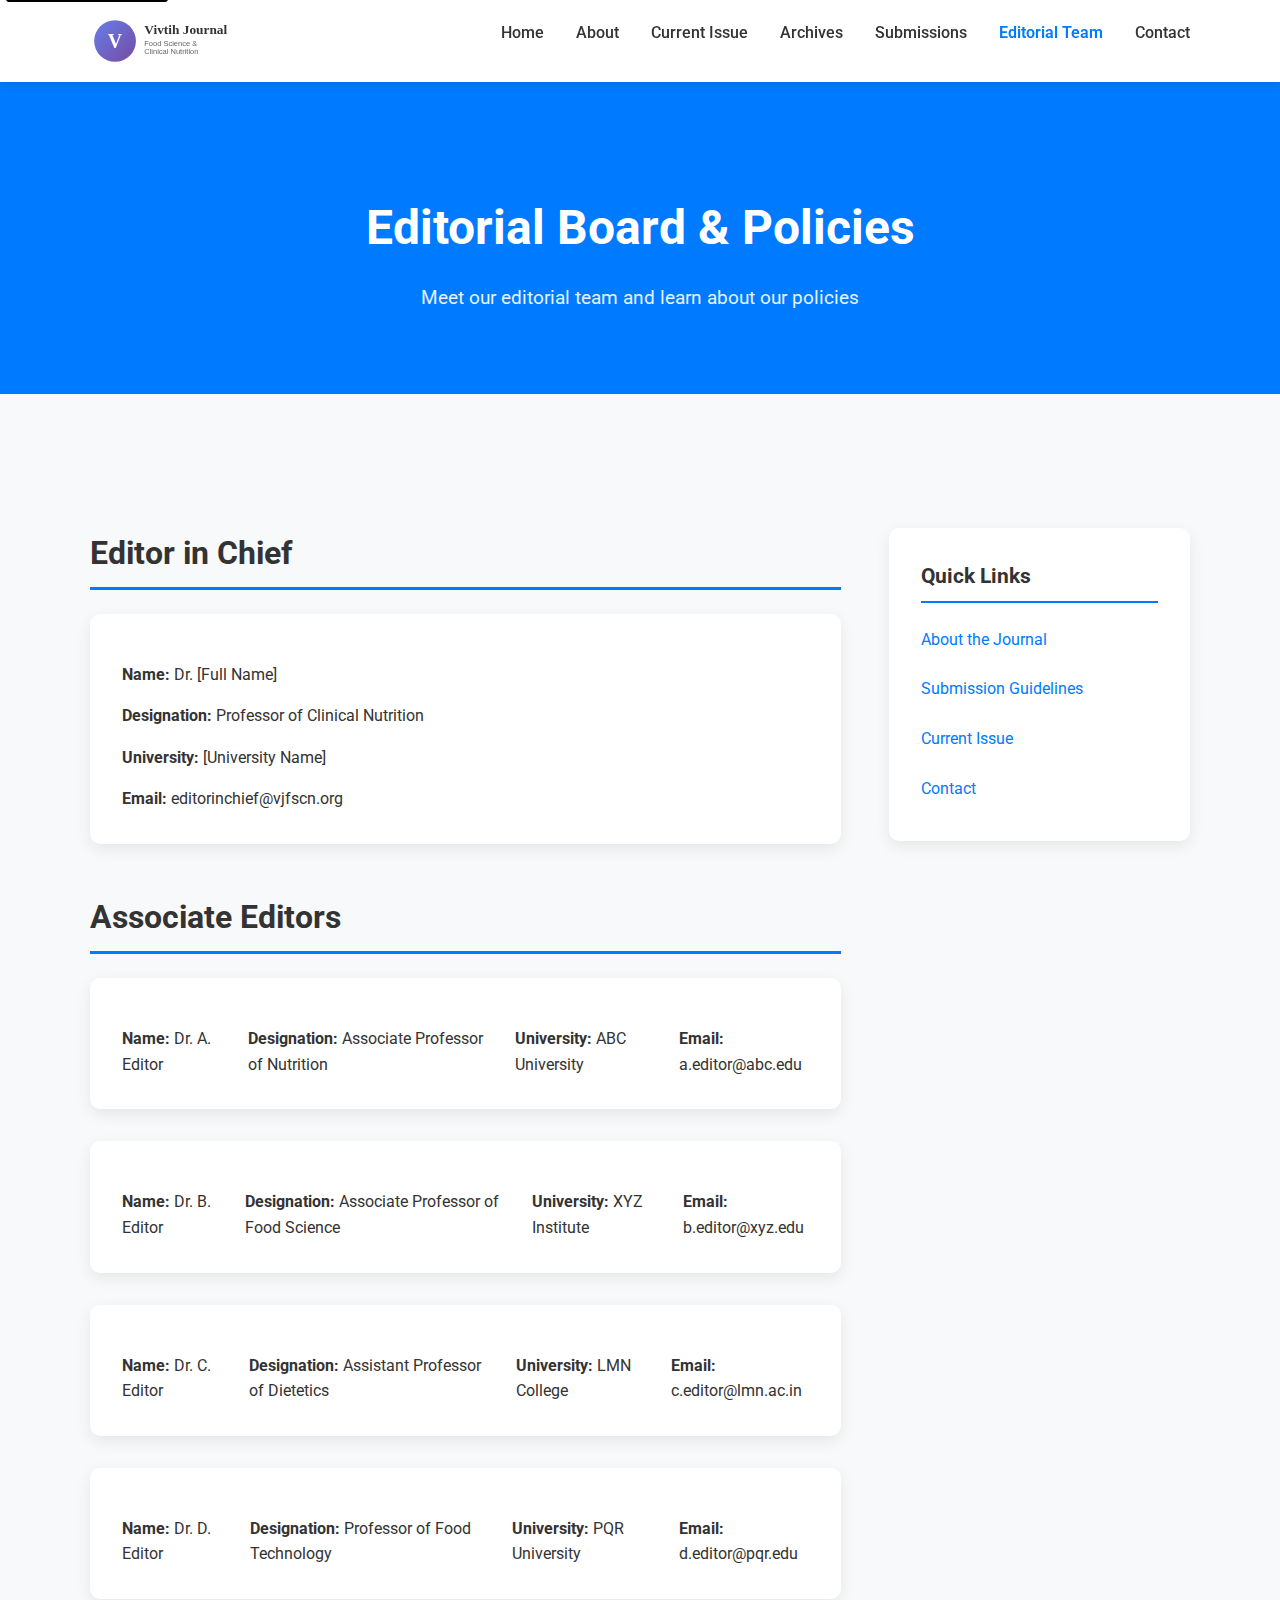
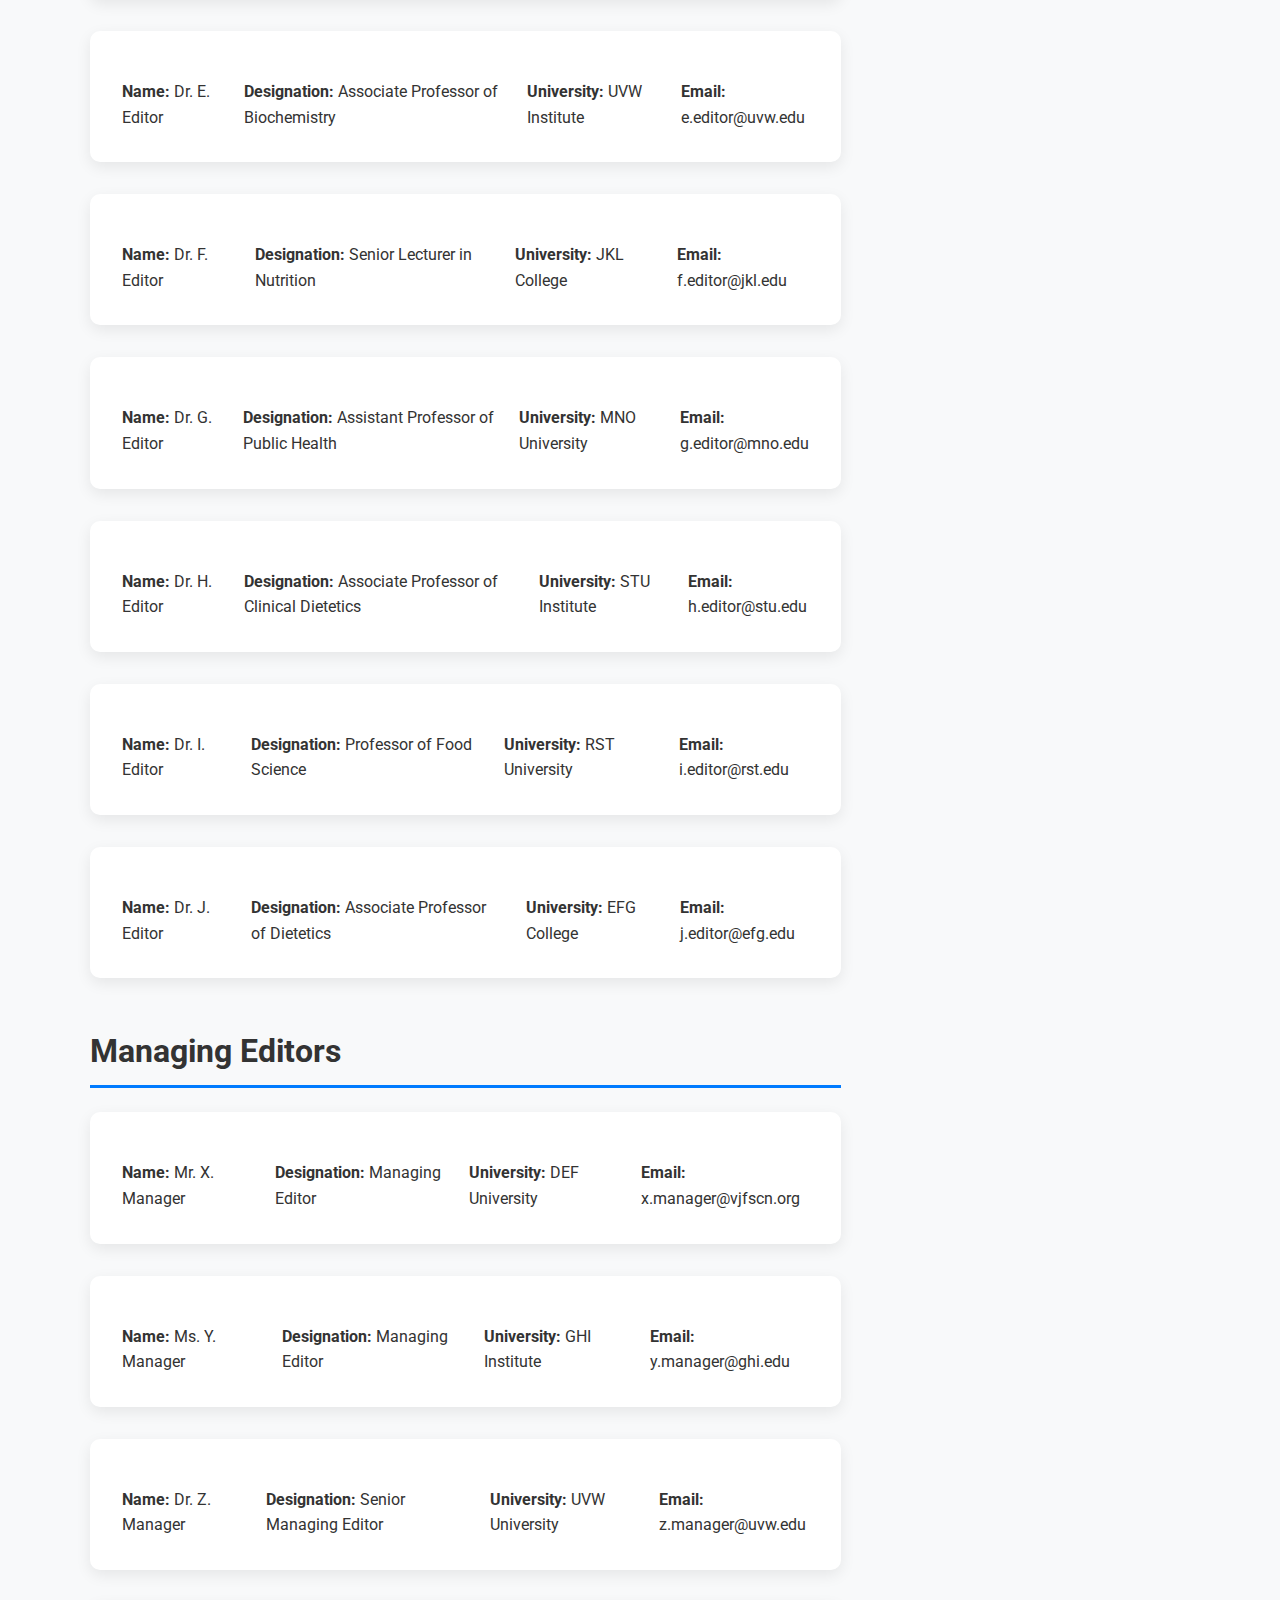
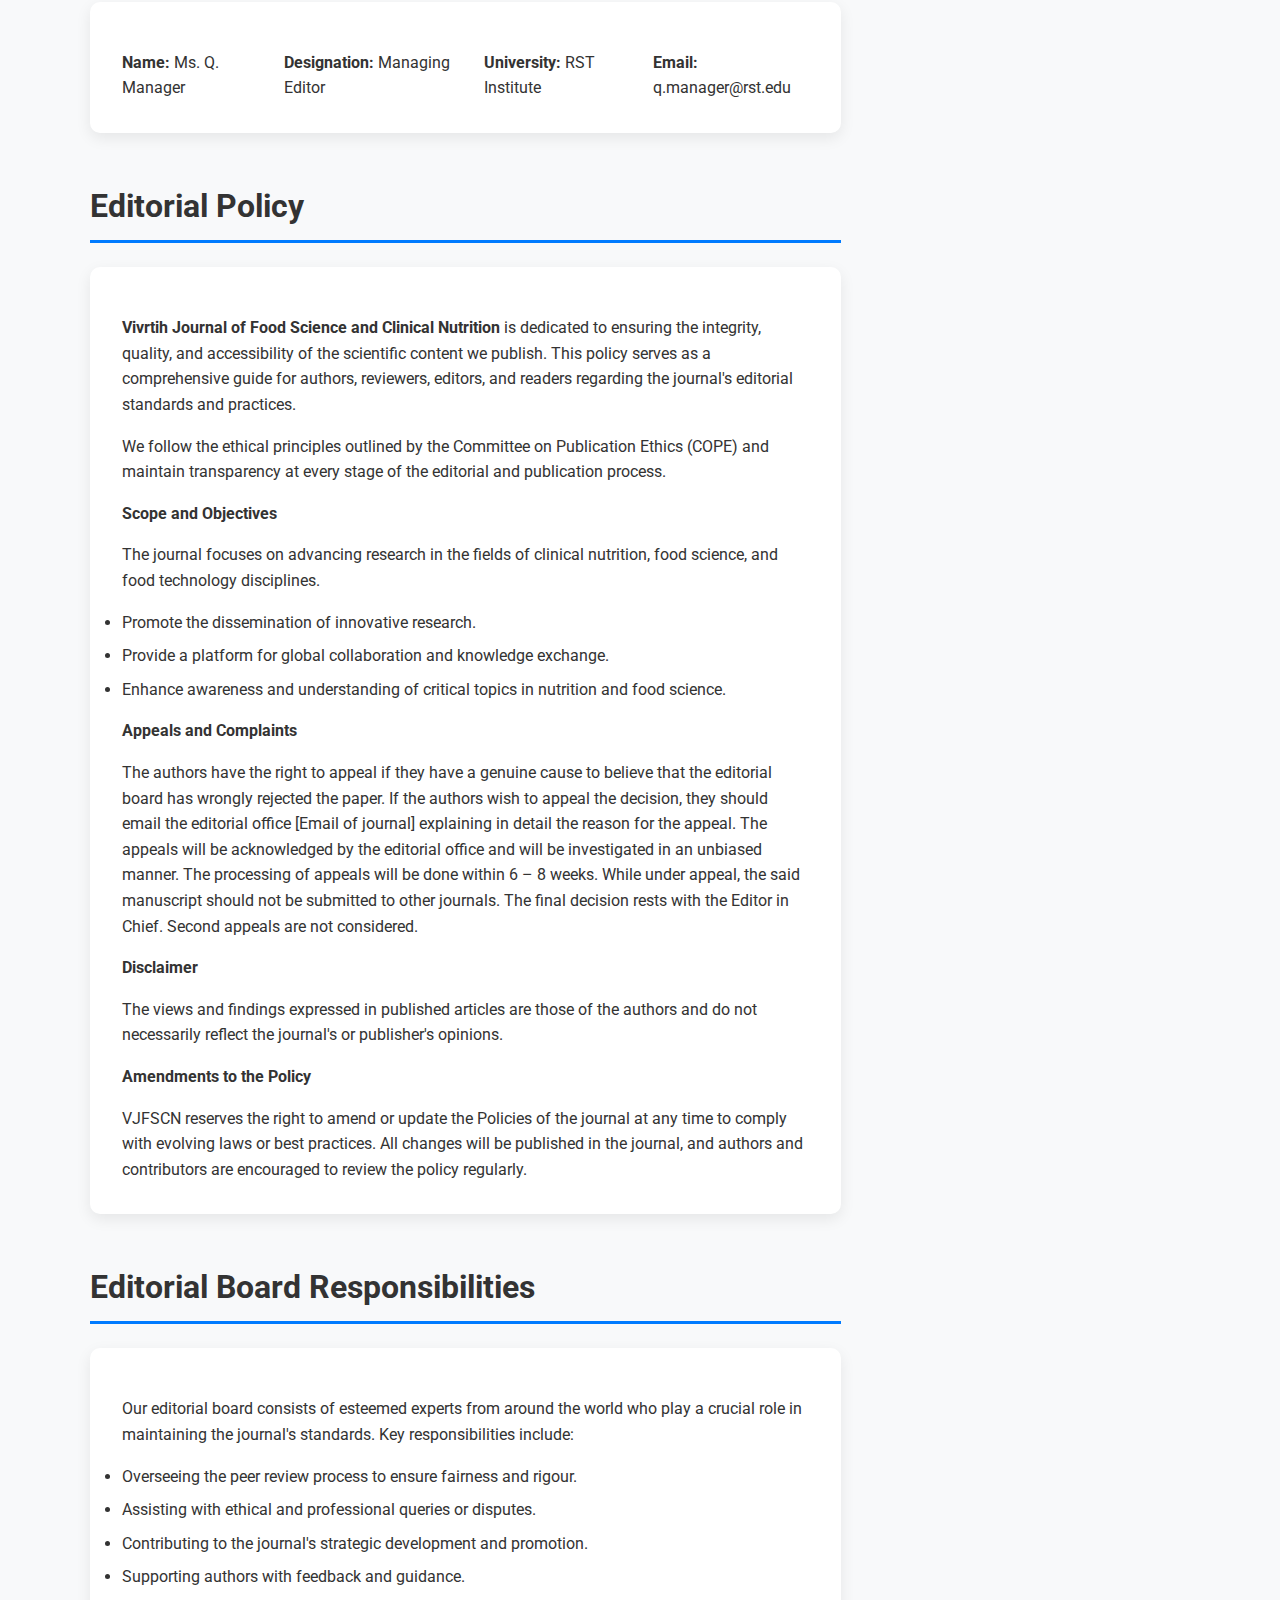
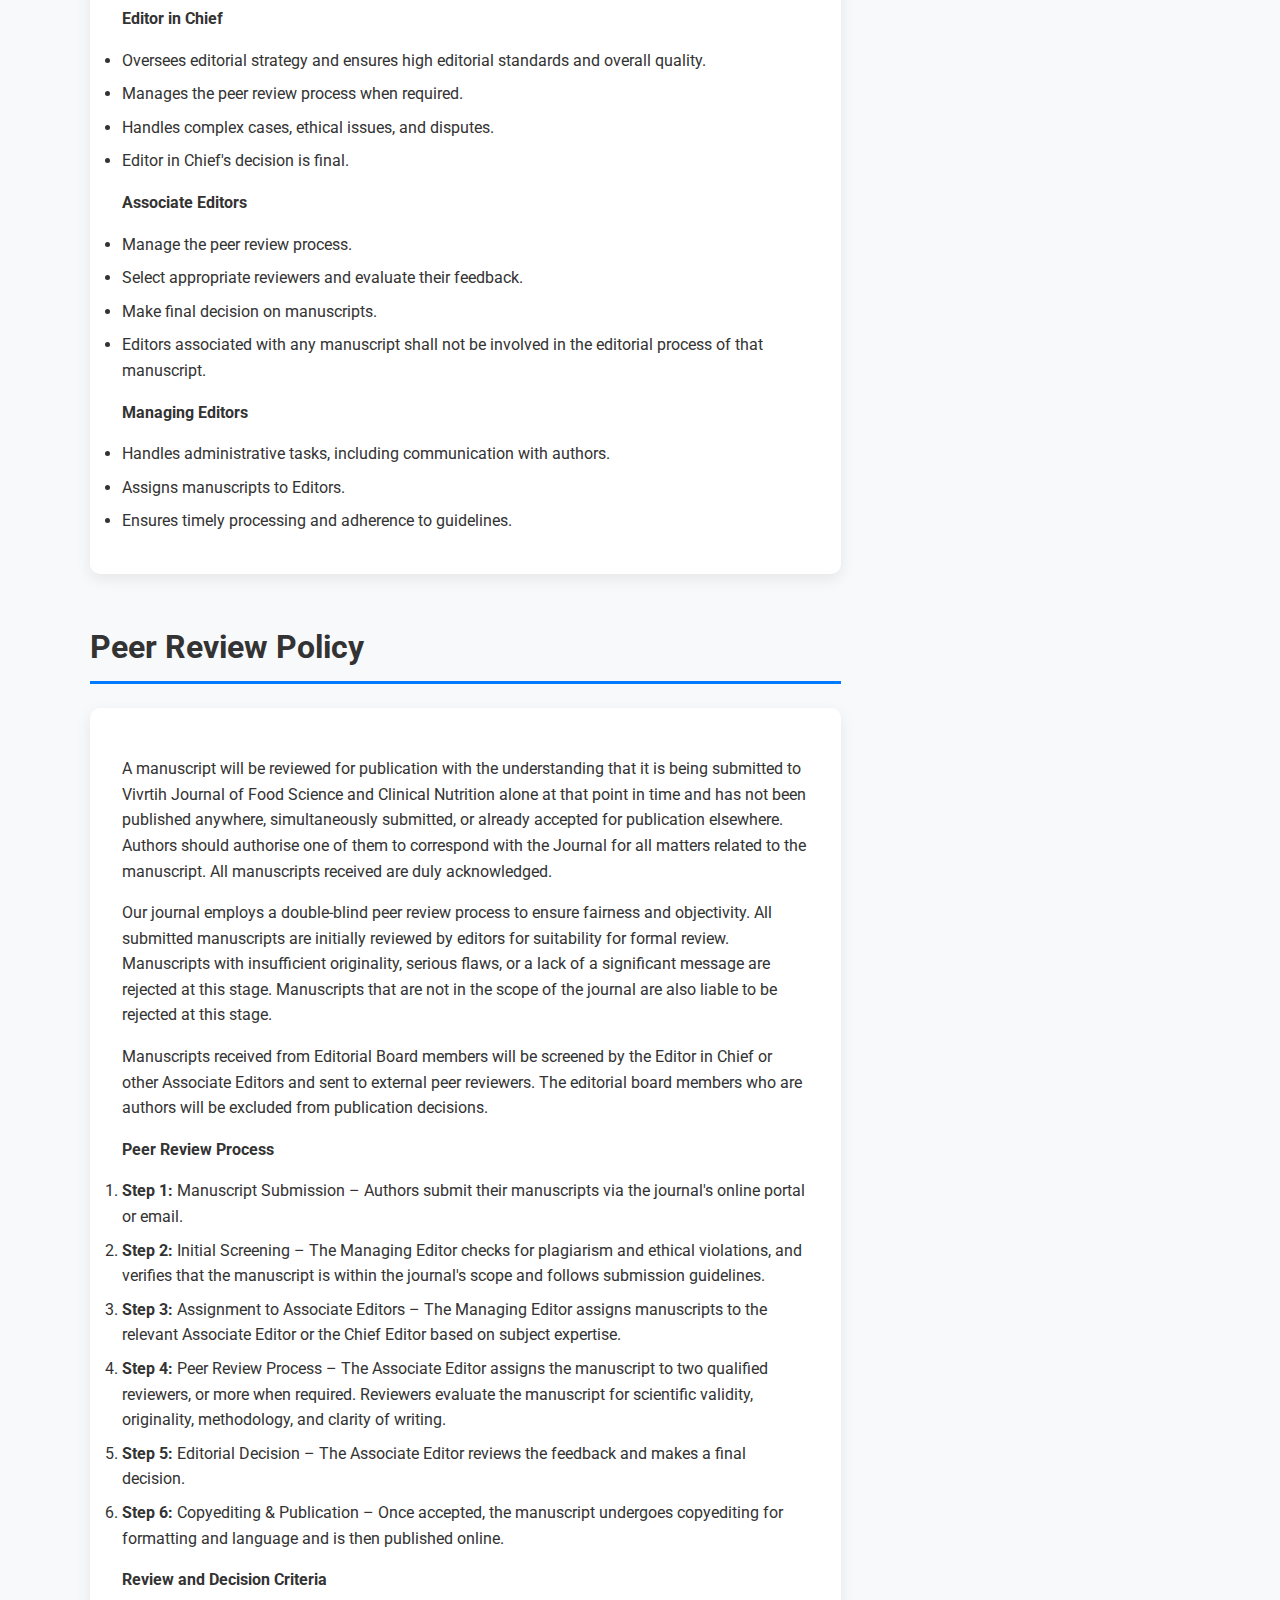
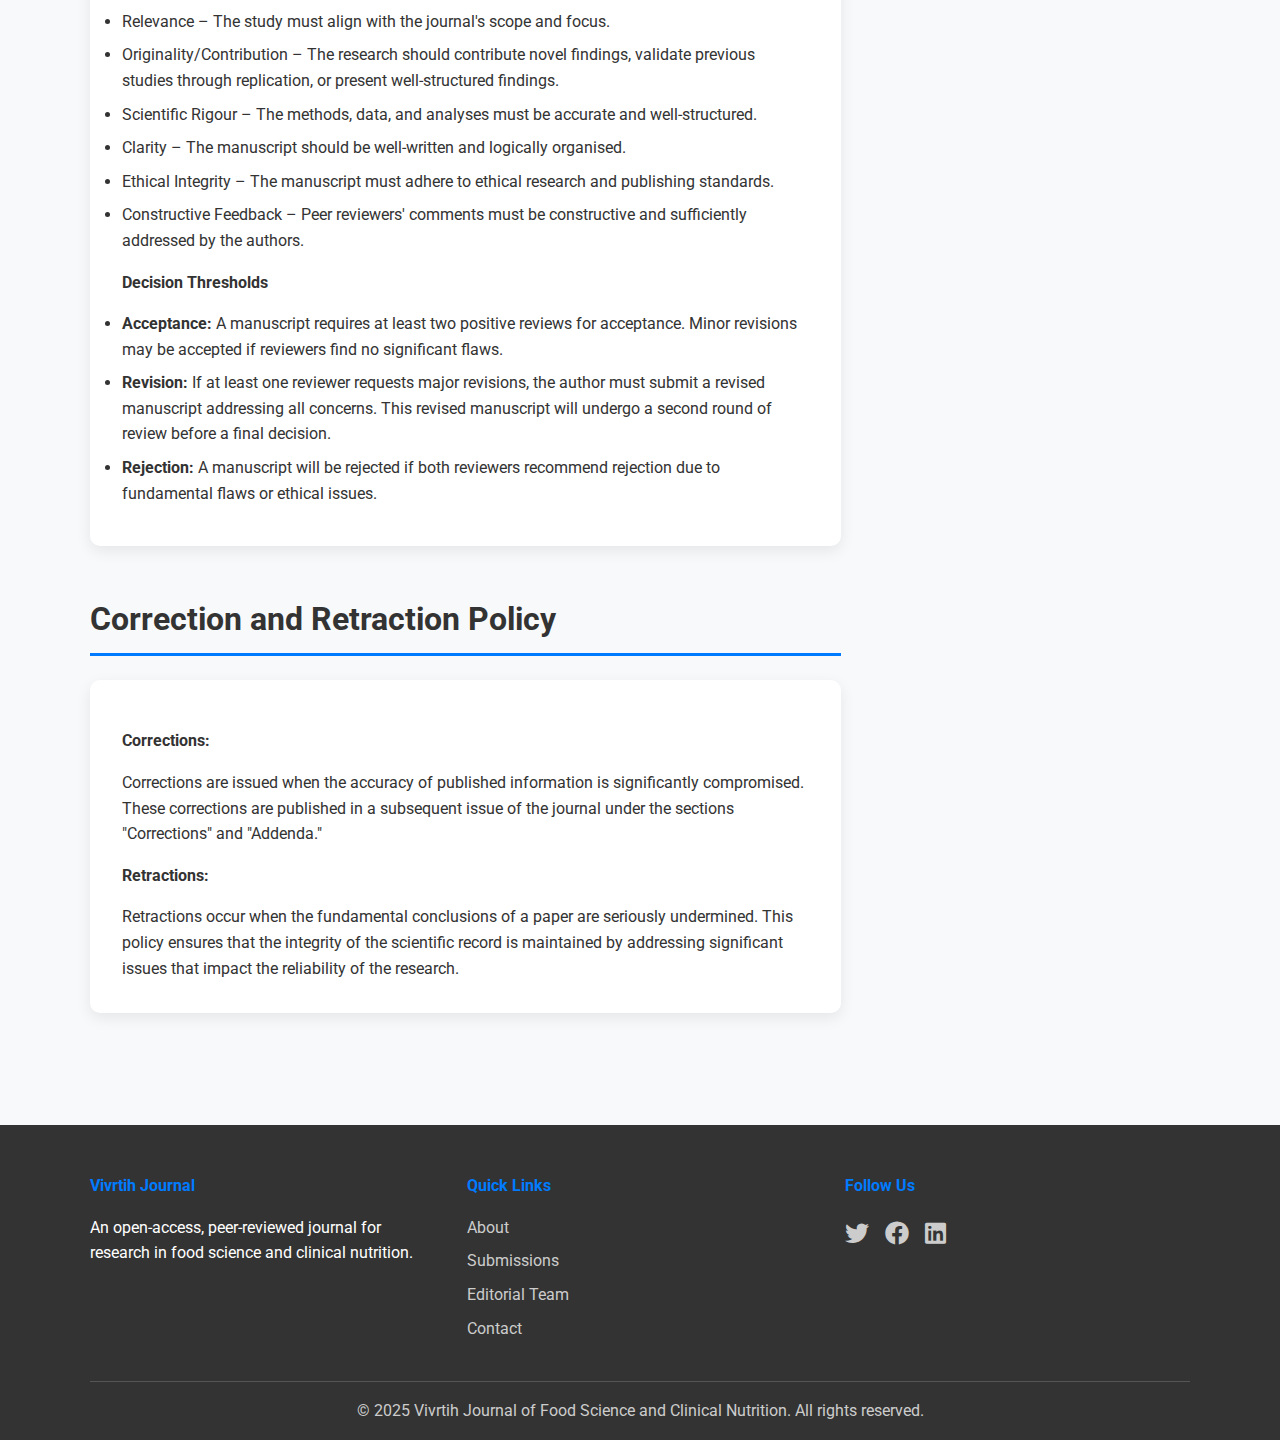
<file: editorial-team.html>
<!DOCTYPE html>
<html lang="en">
<head>
    <meta charset="UTF-8">
    <meta name="viewport" content="width=device-width, initial-scale=1.0, viewport-fit=cover">
    <meta name="mobile-web-app-capable" content="yes">
    <meta name="apple-mobile-web-app-capable" content="yes">
    <meta name="apple-mobile-web-app-status-bar-style" content="default">
    <meta name="apple-mobile-web-app-title" content="Vivrtih Journal">
    <meta name="theme-color" content="#007bff">
    <meta name="format-detection" content="telephone=no">
    <title>Editorial Team - Vivrtih Journal of Food Science and Clinical Nutrition</title>
    <meta name="description" content="Editorial board and policies of Vivrtih Journal of Food Science and Clinical Nutrition.">
    <link rel="stylesheet" href="styles.css">
    <link href="https://fonts.googleapis.com/css2?family=Roboto:wght@300;400;500;700&display=swap" rel="stylesheet">
    <link rel="stylesheet" href="https://cdnjs.cloudflare.com/ajax/libs/font-awesome/6.0.0/css/all.min.css">
    <link rel="preconnect" href="https://fonts.googleapis.com">
    <link rel="preconnect" href="https://fonts.gstatic.com" crossorigin>
</head>
<body>
    <!-- Header -->
    <header class="header">
        <div class="container">
            <nav class="navbar">
                <div class="nav-brand">
                    <a href="index.html">
                        <img src="assets/vivtih-logo.svg" alt="Vivrtih Journal Logo" class="logo">
                    </a>
                </div>
                <div class="nav-toggle" id="nav-toggle">
                    <span></span>
                    <span></span>
                    <span></span>
                </div>
                <div class="nav-menu" id="nav-menu">
                    <a href="index.html" class="nav-link">Home</a>
                    <a href="about.html" class="nav-link">About</a>
                    <a href="current-issue.html" class="nav-link">Current Issue</a>
                    <a href="archives.html" class="nav-link">Archives</a>
                    <a href="submissions.html" class="nav-link">Submissions</a>
                    <a href="editorial-team.html" class="nav-link active">Editorial Team</a>
                    <a href="contact.html" class="nav-link">Contact</a>
                </div>
            </nav>
        </div>
    </header>

    <!-- Page Header -->
    <section class="page-header">
        <div class="container">
            <h1>Editorial Board & Policies</h1>
            <p>Meet our editorial team and learn about our policies</p>
        </div>
    </section>

    <!-- Main Content -->
    <main class="main-content">
        <div class="container">
            <div class="content-grid">
                <div class="content-left">
                    
                    <!-- Editor in Chief -->
                    <section class="section">
                        <h2>Editor in Chief</h2>
                        <div class="card">
                            <div class="editor-card">
                                <p class="content-text"><strong>Name:</strong> Dr. [Full Name]</p>
                                <p class="content-text"><strong>Designation:</strong> Professor of Clinical Nutrition</p>
                                <p class="content-text"><strong>University:</strong> [University Name]</p>
                                <p class="content-text"><strong>Email:</strong> editorinchief@vjfscn.org</p>
                            </div>
                        </div>
                    </section>

                    <!-- Associate Editors -->
                    <section class="section">
                        <h2>Associate Editors</h2>
                        <div class="team-grid">
                            <div class="team-member">
                                <p class="content-text"><strong>Name:</strong> Dr. A. Editor</p>
                                <p class="content-text"><strong>Designation:</strong> Associate Professor of Nutrition</p>
                                <p class="content-text"><strong>University:</strong> ABC University</p>
                                <p class="content-text"><strong>Email:</strong> a.editor@abc.edu</p>
                            </div>

                            <div class="team-member">
                                <p class="content-text"><strong>Name:</strong> Dr. B. Editor</p>
                                <p class="content-text"><strong>Designation:</strong> Associate Professor of Food Science</p>
                                <p class="content-text"><strong>University:</strong> XYZ Institute</p>
                                <p class="content-text"><strong>Email:</strong> b.editor@xyz.edu</p>
                            </div>
                            <div class="team-member">
                                <p class="content-text"><strong>Name:</strong> Dr. C. Editor</p>
                                <p class="content-text"><strong>Designation:</strong> Assistant Professor of Dietetics</p>
                                <p class="content-text"><strong>University:</strong> LMN College</p>
                                <p class="content-text"><strong>Email:</strong> c.editor@lmn.ac.in</p>
                            </div>
                            <div class="team-member">
                                <p class="content-text"><strong>Name:</strong> Dr. D. Editor</p>
                                <p class="content-text"><strong>Designation:</strong> Professor of Food Technology</p>
                                <p class="content-text"><strong>University:</strong> PQR University</p>
                                <p class="content-text"><strong>Email:</strong> d.editor@pqr.edu</p>
                            </div>
                            <div class="team-member">
                                <p class="content-text"><strong>Name:</strong> Dr. E. Editor</p>
                                <p class="content-text"><strong>Designation:</strong> Associate Professor of Biochemistry</p>
                                <p class="content-text"><strong>University:</strong> UVW Institute</p>
                                <p class="content-text"><strong>Email:</strong> e.editor@uvw.edu</p>
                            </div>
                            <div class="team-member">
                                <p class="content-text"><strong>Name:</strong> Dr. F. Editor</p>
                                <p class="content-text"><strong>Designation:</strong> Senior Lecturer in Nutrition</p>
                                <p class="content-text"><strong>University:</strong> JKL College</p>
                                <p class="content-text"><strong>Email:</strong> f.editor@jkl.edu</p>
                            </div>
                            <div class="team-member">
                                <p class="content-text"><strong>Name:</strong> Dr. G. Editor</p>
                                <p class="content-text"><strong>Designation:</strong> Assistant Professor of Public Health</p>
                                <p class="content-text"><strong>University:</strong> MNO University</p>
                                <p class="content-text"><strong>Email:</strong> g.editor@mno.edu</p>

                            </div>
                            <div class="team-member">
                                <p class="content-text"><strong>Name:</strong> Dr. H. Editor</p>
                                <p class="content-text"><strong>Designation:</strong> Associate Professor of Clinical Dietetics</p>
                                <p class="content-text"><strong>University:</strong> STU Institute</p>
                                <p class="content-text"><strong>Email:</strong> h.editor@stu.edu</p>
                            </div>
                            <div class="team-member">
                                <p class="content-text"><strong>Name:</strong> Dr. I. Editor</p>
                                <p class="content-text"><strong>Designation:</strong> Professor of Food Science</p>
                                <p class="content-text"><strong>University:</strong> RST University</p>
                                <p class="content-text"><strong>Email:</strong> i.editor@rst.edu</p>
                            </div>
                            <div class="team-member">
                                <p class="content-text"><strong>Name:</strong> Dr. J. Editor</p>
                                <p class="content-text"><strong>Designation:</strong> Associate Professor of Dietetics</p>
                                <p class="content-text"><strong>University:</strong> EFG College</p>
                                <p class="content-text"><strong>Email:</strong> j.editor@efg.edu</p>
                            </div>
                        </div>
                    </section>

                    <!-- Managing Editors -->
                    <section class="section">
                        <h2>Managing Editors</h2>
                        <div class="team-grid">
                            <div class="team-member">
                                <p class="content-text"><strong>Name:</strong> Mr. X. Manager</p>
                                <p class="content-text"><strong>Designation:</strong> Managing Editor</p>
                                <p class="content-text"><strong>University:</strong> DEF University</p>
                                <p class="content-text"><strong>Email:</strong> x.manager@vjfscn.org</p>
                            </div>
                            <div class="team-member">
                                <p class="content-text"><strong>Name:</strong> Ms. Y. Manager</p>
                                <p class="content-text"><strong>Designation:</strong> Managing Editor</p>
                                <p class="content-text"><strong>University:</strong> GHI Institute</p>
                                <p class="content-text"><strong>Email:</strong> y.manager@ghi.edu</p>
                            </div>
                            <div class="team-member">
                                <p class="content-text"><strong>Name:</strong> Dr. Z. Manager</p>
                                <p class="content-text"><strong>Designation:</strong> Senior Managing Editor</p>
                                <p class="content-text"><strong>University:</strong> UVW University</p>
                                <p class="content-text"><strong>Email:</strong> z.manager@uvw.edu</p>
                            </div>
                            <div class="team-member">
                                <p class="content-text"><strong>Name:</strong> Ms. Q. Manager</p>
                                <p class="content-text"><strong>Designation:</strong> Managing Editor</p>
                                <p class="content-text"><strong>University:</strong> RST Institute</p>
                                <p class="content-text"><strong>Email:</strong> q.manager@rst.edu</p>

                            </div>
                        </div>
                    </section>


                    <!-- Editorial Policy -->
                    <section class="section">
                        <h2>Editorial Policy</h2>
                        <div class="card">
                            <p class="content-text"><strong>Vivrtih Journal of Food Science and Clinical Nutrition</strong> is dedicated to ensuring the integrity, quality, and accessibility of the scientific content we publish. This policy serves as a comprehensive guide for authors, reviewers, editors, and readers regarding the journal's editorial standards and practices.</p>
                            <p class="content-text">We follow the ethical principles outlined by the Committee on Publication Ethics (COPE) and maintain transparency at every stage of the editorial and publication process.</p>

                            <p class="content-text"><strong>Scope and Objectives</strong></p>
                            <p class="content-text">The journal focuses on advancing research in the fields of clinical nutrition, food science, and food technology disciplines.</p>
                            <ul class="content-text">
                                <li>Promote the dissemination of innovative research.</li>
                                <li>Provide a platform for global collaboration and knowledge exchange.</li>
                                <li>Enhance awareness and understanding of critical topics in nutrition and food science.</li>
                            </ul>

                            <p class="content-text"><strong>Appeals and Complaints</strong></p>
                            <p class="content-text">The authors have the right to appeal if they have a genuine cause to believe that the editorial board has wrongly rejected the paper. If the authors wish to appeal the decision, they should email the editorial office [Email of journal] explaining in detail the reason for the appeal. The appeals will be acknowledged by the editorial office and will be investigated in an unbiased manner. The processing of appeals will be done within 6 – 8 weeks. While under appeal, the said manuscript should not be submitted to other journals. The final decision rests with the Editor in Chief. Second appeals are not considered.</p>

                            <p class="content-text"><strong>Disclaimer</strong></p>
                            <p class="content-text">The views and findings expressed in published articles are those of the authors and do not necessarily reflect the journal's or publisher's opinions.</p>

                            <p class="content-text"><strong>Amendments to the Policy</strong></p>
                            <p class="content-text">VJFSCN reserves the right to amend or update the Policies of the journal at any time to comply with evolving laws or best practices. All changes will be published in the journal, and authors and contributors are encouraged to review the policy regularly.</p>
                        </div>
                    </section>

                    <!-- Editorial Board Responsibilities -->
                    <section class="section">
                        <h2>Editorial Board Responsibilities</h2>
                        <div class="card">
                            <p class="content-text">Our editorial board consists of esteemed experts from around the world who play a crucial role in maintaining the journal's standards. Key responsibilities include:</p>
                            <ul class="content-text">
                                <li>Overseeing the peer review process to ensure fairness and rigour.</li>
                                <li>Assisting with ethical and professional queries or disputes.</li>
                                <li>Contributing to the journal's strategic development and promotion.</li>
                                <li>Supporting authors with feedback and guidance.</li>
                            </ul>

                            <p class="content-text"><strong>Editor in Chief</strong></p>
                            <ul class="content-text">
                                <li>Oversees editorial strategy and ensures high editorial standards and overall quality.</li>
                                <li>Manages the peer review process when required.</li>
                                <li>Handles complex cases, ethical issues, and disputes.</li>
                                <li>Editor in Chief's decision is final.</li>
                            </ul>

                            <p class="content-text"><strong>Associate Editors</strong></p>
                            <ul class="content-text">
                                <li>Manage the peer review process.</li>
                                <li>Select appropriate reviewers and evaluate their feedback.</li>
                                <li>Make final decision on manuscripts.</li>
                                <li>Editors associated with any manuscript shall not be involved in the editorial process of that manuscript.</li>
                            </ul>

                            <p class="content-text"><strong>Managing Editors</strong></p>
                            <ul class="content-text">
                                <li>Handles administrative tasks, including communication with authors.</li>
                                <li>Assigns manuscripts to Editors.</li>
                                <li>Ensures timely processing and adherence to guidelines.</li>
                            </ul>

                        </div>
                    </section>

                    <!-- Peer Review Policy -->
                    <section class="section">
                        <h2>Peer Review Policy</h2>
                        <div class="card">
                            <p class="content-text">A manuscript will be reviewed for publication with the understanding that it is being submitted to Vivrtih Journal of Food Science and Clinical Nutrition alone at that point in time and has not been published anywhere, simultaneously submitted, or already accepted for publication elsewhere. Authors should authorise one of them to correspond with the Journal for all matters related to the manuscript. All manuscripts received are duly acknowledged.</p>

                            <p class="content-text">Our journal employs a double-blind peer review process to ensure fairness and objectivity. All submitted manuscripts are initially reviewed by editors for suitability for formal review. Manuscripts with insufficient originality, serious flaws, or a lack of a significant message are rejected at this stage. Manuscripts that are not in the scope of the journal are also liable to be rejected at this stage.</p>

                            <p class="content-text">Manuscripts received from Editorial Board members will be screened by the Editor in Chief or other Associate Editors and sent to external peer reviewers. The editorial board members who are authors will be excluded from publication decisions.</p>

                            <p class="content-text"><strong>Peer Review Process</strong></p>
                            <ol class="content-text">
                                <li><strong>Step 1:</strong> Manuscript Submission – Authors submit their manuscripts via the journal's online portal or email.</li>
                                <li><strong>Step 2:</strong> Initial Screening – The Managing Editor checks for plagiarism and ethical violations, and verifies that the manuscript is within the journal's scope and follows submission guidelines.</li>
                                <li><strong>Step 3:</strong> Assignment to Associate Editors – The Managing Editor assigns manuscripts to the relevant Associate Editor or the Chief Editor based on subject expertise.</li>
                                <li><strong>Step 4:</strong> Peer Review Process – The Associate Editor assigns the manuscript to two qualified reviewers, or more when required. Reviewers evaluate the manuscript for scientific validity, originality, methodology, and clarity of writing.</li>
                                <li><strong>Step 5:</strong> Editorial Decision – The Associate Editor reviews the feedback and makes a final decision.</li>
                                <li><strong>Step 6:</strong> Copyediting & Publication – Once accepted, the manuscript undergoes copyediting for formatting and language and is then published online.</li>
                            </ol>

                            <p class="content-text"><strong>Review and Decision Criteria</strong></p>
                            <ul class="content-text">
                                <li>Relevance – The study must align with the journal's scope and focus.</li>
                                <li>Originality/Contribution – The research should contribute novel findings, validate previous studies through replication, or present well-structured findings.</li>
                                <li>Scientific Rigour – The methods, data, and analyses must be accurate and well-structured.</li>
                                <li>Clarity – The manuscript should be well-written and logically organised.</li>
                                <li>Ethical Integrity – The manuscript must adhere to ethical research and publishing standards.</li>
                                <li>Constructive Feedback – Peer reviewers' comments must be constructive and sufficiently addressed by the authors.</li>
                            </ul>

                            <p class="content-text"><strong>Decision Thresholds</strong></p>
                            <ul class="content-text">
                                <li><strong>Acceptance:</strong> A manuscript requires at least two positive reviews for acceptance. Minor revisions may be accepted if reviewers find no significant flaws.</li>
                                <li><strong>Revision:</strong> If at least one reviewer requests major revisions, the author must submit a revised manuscript addressing all concerns. This revised manuscript will undergo a second round of review before a final decision.</li>
                                <li><strong>Rejection:</strong> A manuscript will be rejected if both reviewers recommend rejection due to fundamental flaws or ethical issues.</li>
                            </ul>
                        </div>
                    </section>

                    <!-- Correction & Retraction Policy -->
                    <section class="section">
                        <h2>Correction and Retraction Policy</h2>
                        <div class="card">
                            <p class="content-text"><strong>Corrections:</strong></p>
                            <p class="content-text">Corrections are issued when the accuracy of published information is significantly compromised. These corrections are published in a subsequent issue of the journal under the sections "Corrections" and "Addenda."</p>
                            
                            <p class="content-text"><strong>Retractions:</strong></p>
                            <p class="content-text">Retractions occur when the fundamental conclusions of a paper are seriously undermined. This policy ensures that the integrity of the scientific record is maintained by addressing significant issues that impact the reliability of the research.</p>
                        </div>
                    </section>
                </div>

                <!-- Sidebar -->
                <aside class="sidebar">

                    <div class="sidebar-section">
                        <h3>Quick Links</h3>
                        <div class="important-links">
                            <a href="about.html" class="important-link">About the Journal</a>
                            <a href="submissions.html" class="important-link">Submission Guidelines</a>
                            <a href="current-issue.html" class="important-link">Current Issue</a>
                            <a href="contact.html" class="important-link">Contact</a>
                        </div>
                    </div>
                </aside>
            </div>
        </div>
    </main>


    <!-- Footer -->
    <footer class="footer">
        <div class="container">
            <div class="footer-content">
                <div class="footer-section">
                    <h4>Vivrtih Journal</h4>
                    <p>An open-access, peer-reviewed journal for research in food science and clinical nutrition.</p>
                </div>
                <div class="footer-section">
                    <h4>Quick Links</h4>
                    <ul>
                        <li><a href="about.html">About</a></li>
                        <li><a href="submissions.html">Submissions</a></li>
                        <li><a href="editorial-team.html">Editorial Team</a></li>
                        <li><a href="contact.html">Contact</a></li>
                    </ul>
                </div>
                <div class="footer-section">
                    <h4>Follow Us</h4>
                    <div class="social-links">
                        <a href="https://twitter.com/@VivrtihJournal" target="_blank"><i class="fab fa-twitter"></i></a>
                        <a href="#" target="_blank"><i class="fab fa-facebook"></i></a>
                        <a href="#" target="_blank"><i class="fab fa-linkedin"></i></a>
                    </div>
                </div>
            </div>
            <div class="footer-bottom">
                <p>&copy; 2025 Vivrtih Journal of Food Science and Clinical Nutrition. All rights reserved.</p>
            </div>
        </div>
    </footer>

    <script src="script.js"></script>
</body>
</html>
</file>
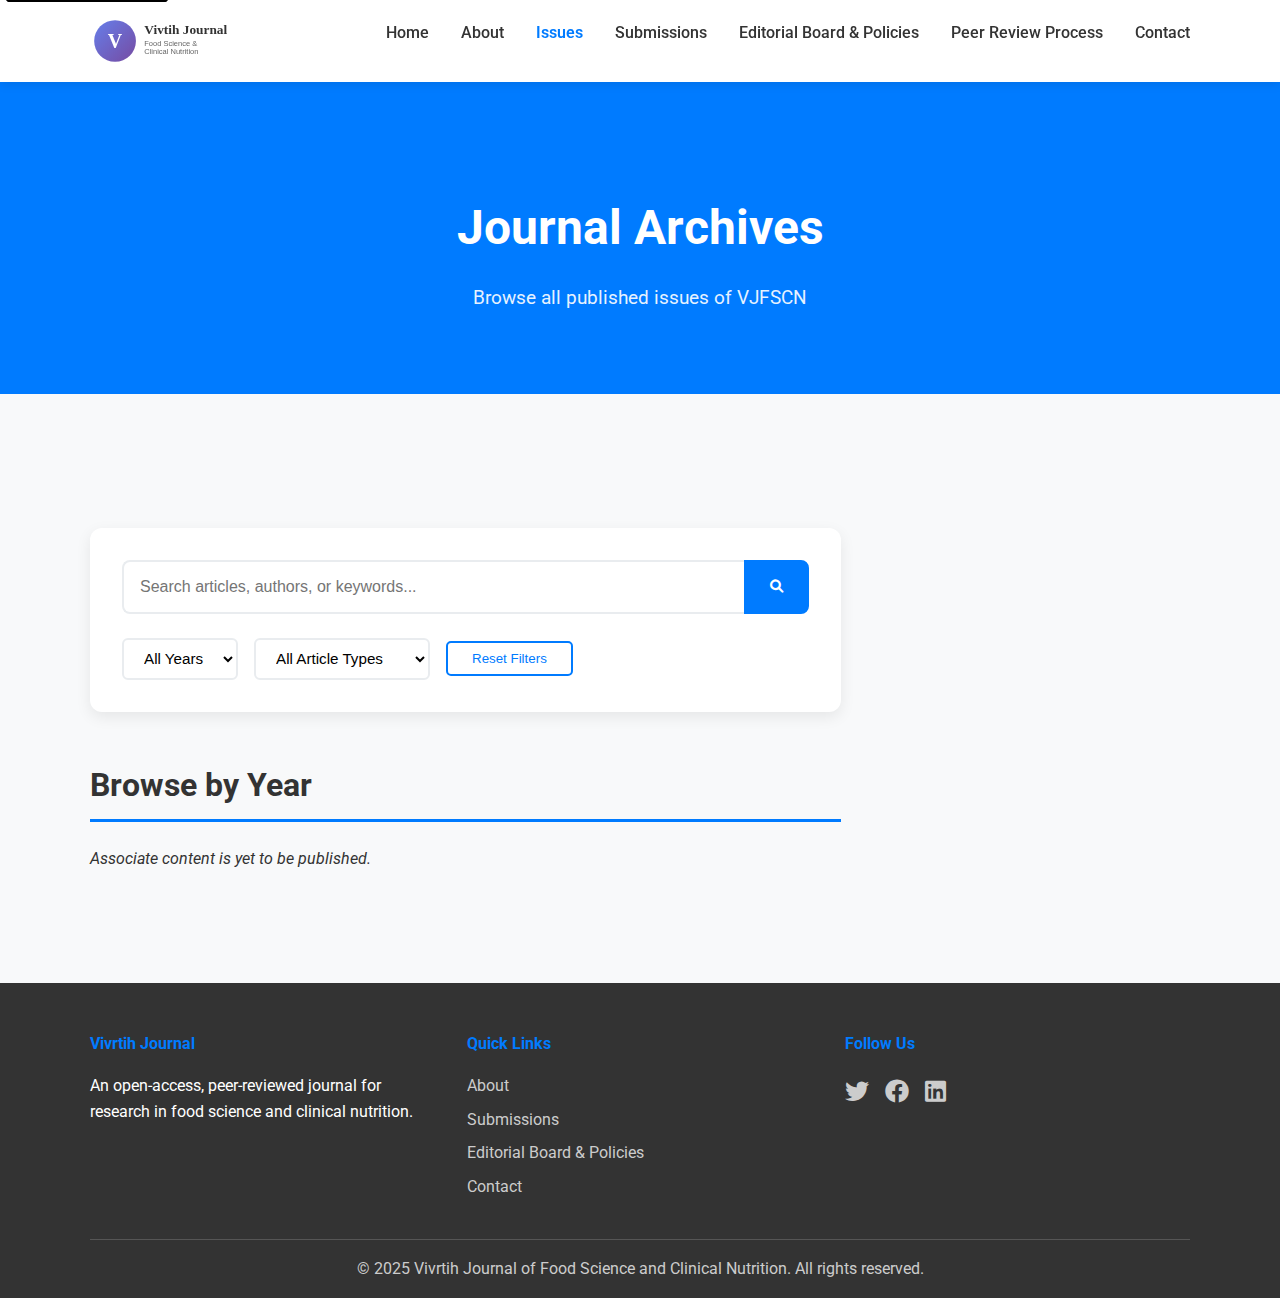
<file: issues.html>
<!DOCTYPE html>
<html lang="en">
<head>
    <meta charset="UTF-8">
    <meta name="viewport" content="width=device-width, initial-scale=1.0, viewport-fit=cover">
    <meta name="mobile-web-app-capable" content="yes">
    <meta name="apple-mobile-web-app-capable" content="yes">
    <meta name="apple-mobile-web-app-status-bar-style" content="default">
    <meta name="apple-mobile-web-app-title" content="Vivrtih Journal">
    <meta name="theme-color" content="#007bff">
    <meta name="format-detection" content="telephone=no">
    <title>Issues - Vivrtih Journal of Food Science and Clinical Nutrition</title>
    <meta name="description" content="Browse the complete archives of the Vivrtih Journal. Search past issues and access research articles in food science and clinical nutrition.">
    <link rel="stylesheet" href="styles.css">
    <link href="https://fonts.googleapis.com/css2?family=Roboto:wght@300;400;500;700&display=swap" rel="stylesheet">
    <link rel="stylesheet" href="https://cdnjs.cloudflare.com/ajax/libs/font-awesome/6.0.0/css/all.min.css">
    <link rel="preconnect" href="https://fonts.googleapis.com">
    <link rel="preconnect" href="https://fonts.gstatic.com" crossorigin>
</head>
<body>
    <!-- Header -->
    <header class="header">
        <div class="container">
            <nav class="navbar" aria-label="Main navigation">
                <div class="nav-brand">
                    <a href="index.html">
                        <img src="assets/vivrtih-logo.svg" alt="Vivrtih Journal Logo" class="logo">
                    </a>
                </div>
                <div class="nav-toggle" id="nav-toggle">
                    <span></span>
                    <span></span>
                    <span></span>
                </div>
                <div class="nav-menu" id="nav-menu">
                    <a href="index.html" class="nav-link">Home</a>
                    <a href="about.html" class="nav-link">About</a>
                    <a href="issues.html" class="nav-link active">Issues</a>
                    <a href="submissions.html" class="nav-link">Submissions</a>
                    <a href="editorial-board-and-policies.html" class="nav-link">Editorial Board & Policies</a>
                    <a href="peer-review.html" class="nav-link">Peer Review Process</a>
                    <a href="contact.html" class="nav-link">Contact</a>
                </div>
            </nav>
        </div>
    </header>

    <!-- Page Header -->
    <section class="page-header">
        <div class="container">
            <h1>Journal Archives</h1>
            <p>Browse all published issues of VJFSCN</p>
        </div>
    </section>

    <!-- Main Content -->
    <main class="main-content">
        <div class="container">
            <div class="content-grid">
                <div class="content-left">
                    <!-- Search and Filter -->
                    <section class="section">
                        <div class="search-filter-section">
                            <div class="search-bar">
                                <input type="search" id="archive-search" placeholder="Search articles, authors, or keywords..." class="search-input">
                                <button type="button" class="search-btn" onclick="searchArchive()">
                                    <i class="fas fa-search"></i>
                                </button>
                            </div>
                            <div class="filter-options">
                                <select id="year-filter" class="filter-select">
                                    <option value="">All Years</option>
                                    <option value="2025">2025</option>
                                    <option value="2024">2024</option>
                                </select>
                                <select id="type-filter" class="filter-select">
                                    <option value="">All Article Types</option>
                                    <option value="research">Research Articles</option>
                                    <option value="review">Book Reviews</option>
                                    <option value="commentary">Commentary</option>
                                    <option value="editorial">Editorial</option>
                                </select>
                                <button type="button" class="btn btn-outline" onclick="resetFilters()">Reset Filters</button>
                            </div>
                        </div>
                    </section>

                    <!-- Archive Browse -->
                    <section class="section">
                        <h2>Browse by Year</h2>
                        <p><em>Associate content is yet to be published.</em></p>
                        
            </div>
        </div>
    </main>

    <!-- Footer -->
    <footer class="footer">
        <div class="container">
            <div class="footer-content">
                <div class="footer-section">
                    <h4>Vivrtih Journal</h4>
                    <p>An open-access, peer-reviewed journal for research in food science and clinical nutrition.</p>
                </div>
                <div class="footer-section">
                    <h4>Quick Links</h4>
                    <ul>
                        <li><a href="about.html">About</a></li>
                        <li><a href="submissions.html">Submissions</a></li>
                        <li><a href="editorial-board-and-policies.html">Editorial Board & Policies</a></li>
                        <li><a href="contact.html">Contact</a></li>
                    </ul>
                </div>
                <div class="footer-section">
                    <h4>Follow Us</h4>
                    <div class="social-links">
                        <a href="https://twitter.com/@VivrtihJournal" target="_blank"><i class="fab fa-twitter"></i></a>
                        <a href="#" target="_blank"><i class="fab fa-facebook"></i></a>
                        <a href="#" target="_blank"><i class="fab fa-linkedin"></i></a>
                    </div>
                </div>
            </div>
            <div class="footer-bottom">
                <p>&copy; 2025 Vivrtih Journal of Food Science and Clinical Nutrition. All rights reserved.</p>
              </div>
        </div>
    </footer>

    <script src="script.js"></script>
</body>
</html>
</file>
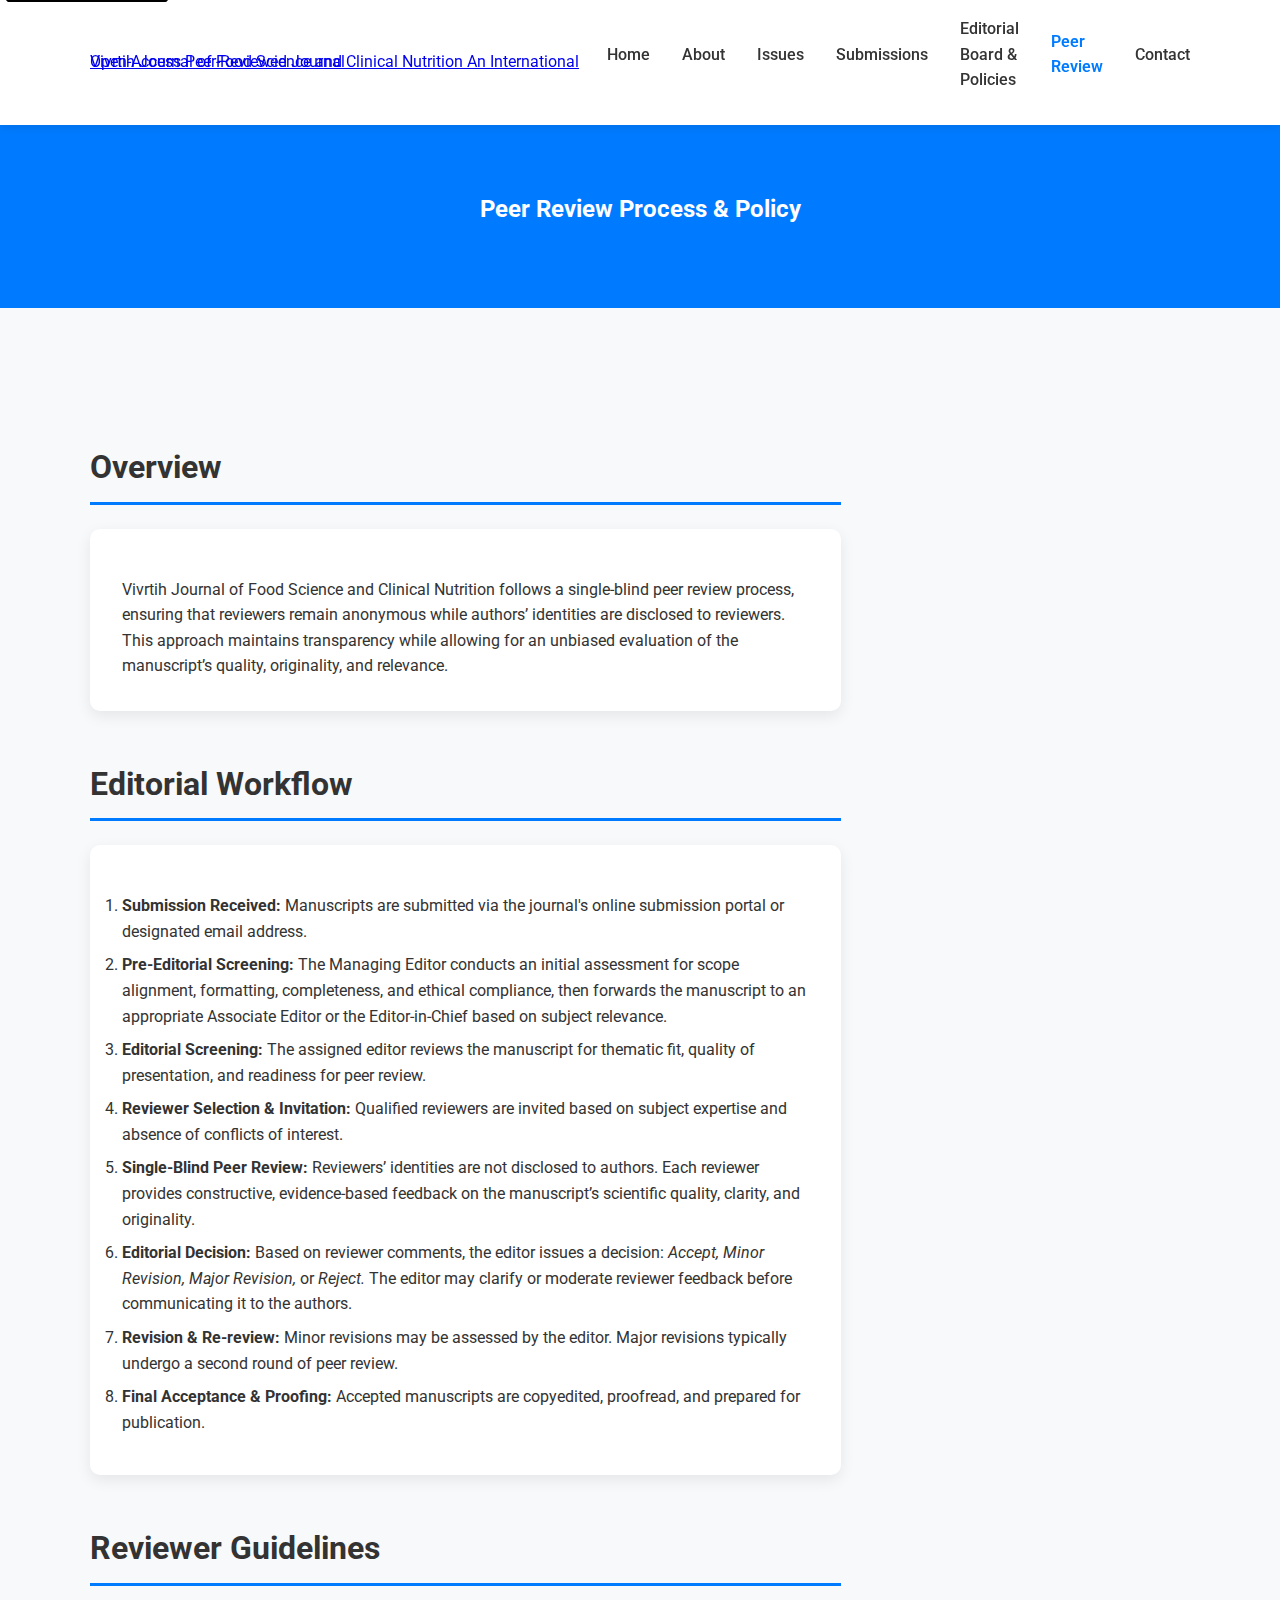
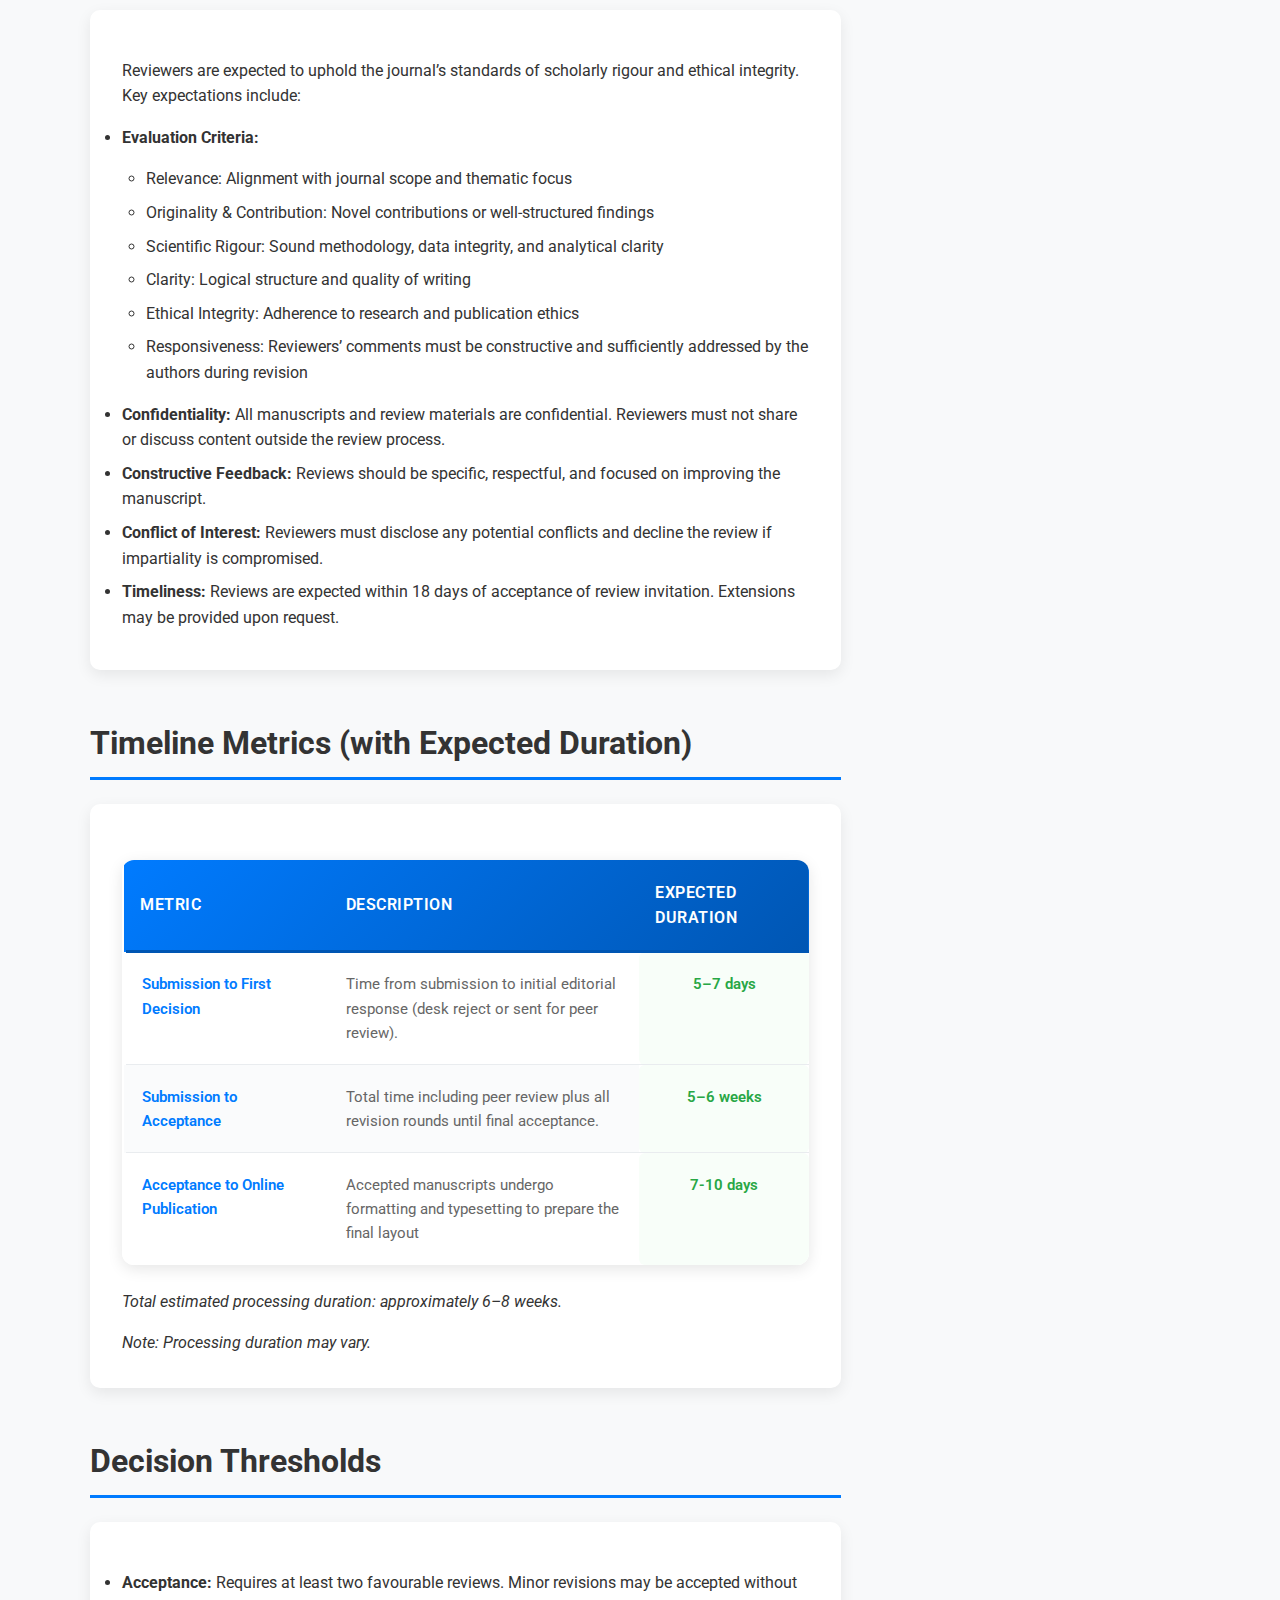
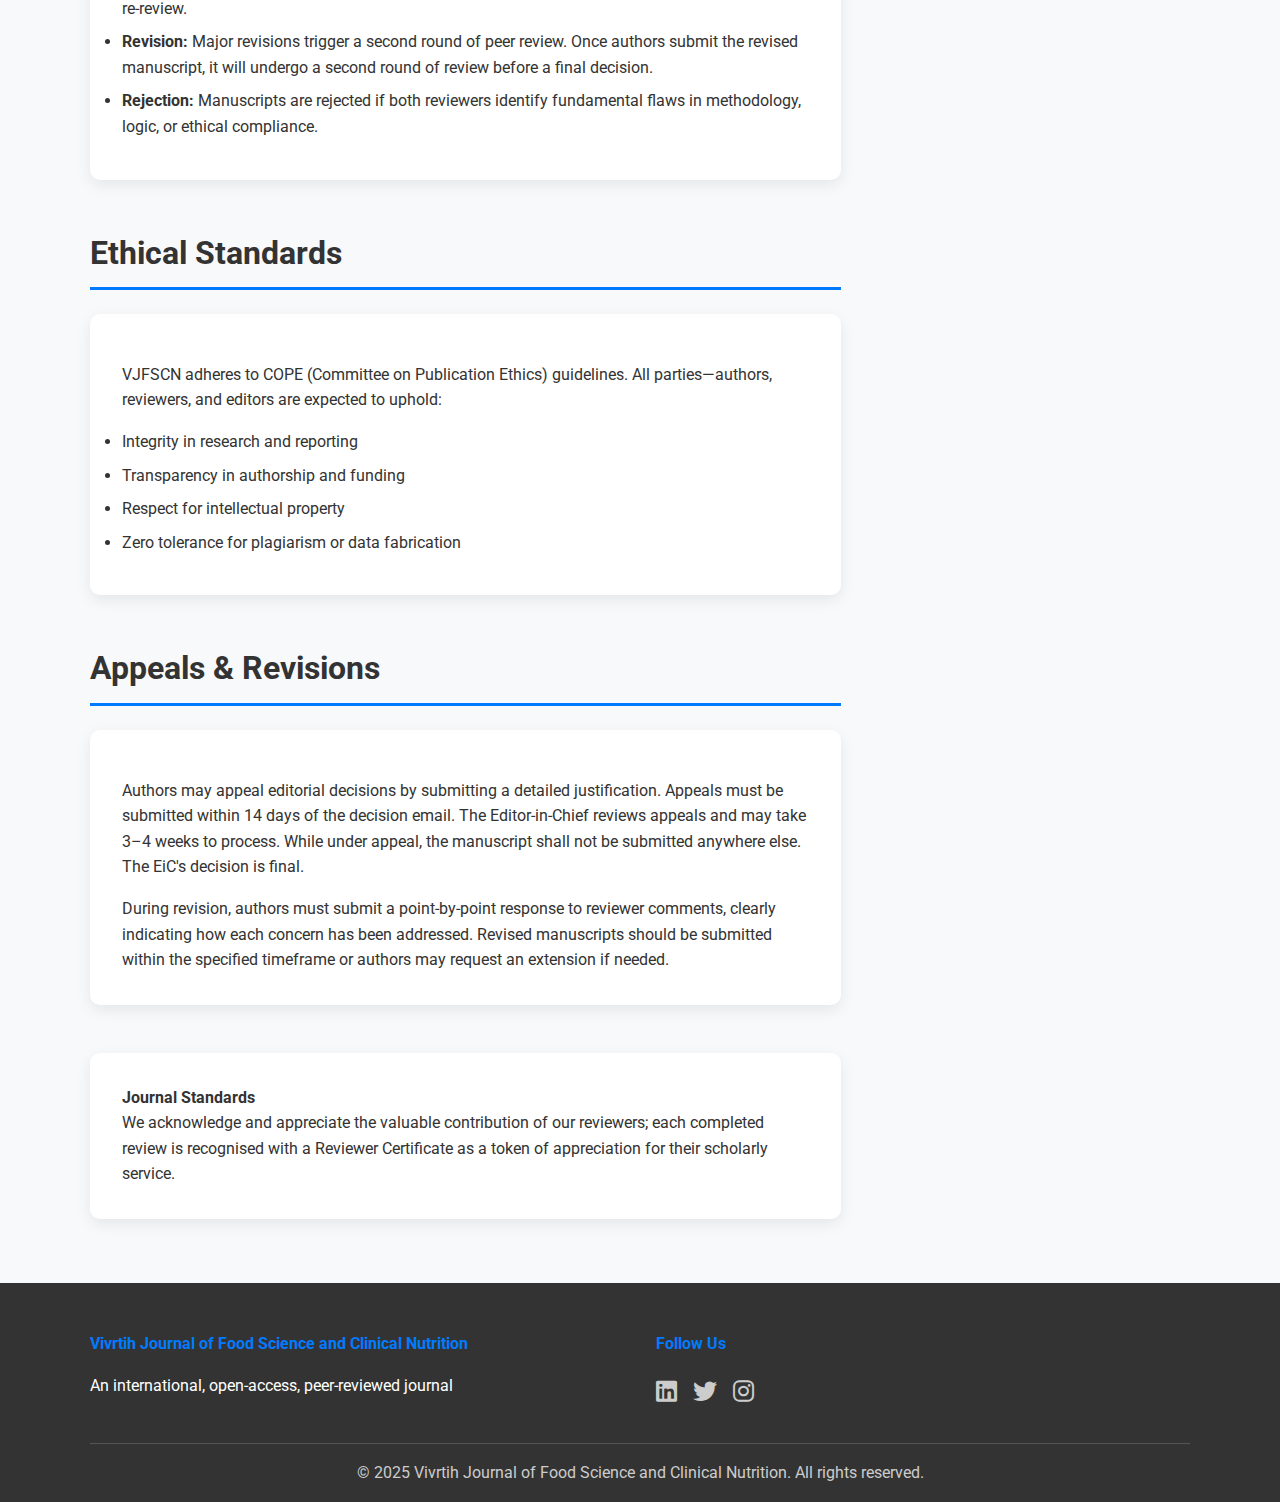
<file: peer-review.html>
<!DOCTYPE html>
<html lang="en">
<head>
    <meta charset="UTF-8">
    <meta name="viewport" content="width=device-width, initial-scale=1.0, viewport-fit=cover">
    <meta name="mobile-web-app-capable" content="yes">
    <meta name="apple-mobile-web-app-capable" content="yes">
    <meta name="apple-mobile-web-app-status-bar-style" content="default">
    <meta name="apple-mobile-web-app-title" content="Vivrtih Journal">
    <meta name="theme-color" content="#007bff">
    <meta name="format-detection" content="telephone=no">
    <title>Peer Review Process & Policy - Vivrtih Journal of Food Science and Clinical Nutrition</title>
    <meta name="description" content=" Peer review guidelines, editorial workflow, and decision thresholds for Vivrtih Journal of Food Science and Clinical Nutrition.">
    <link rel="stylesheet" href="styles.css">
    <link href="https://fonts.googleapis.com/css2?family=Roboto:wght@300;400;500;700&display=swap" rel="stylesheet">
    <link rel="stylesheet" href="https://cdnjs.cloudflare.com/ajax/libs/font-awesome/6.0.0/css/all.min.css">
    <link rel="preconnect" href="https://fonts.googleapis.com">
    <link rel="preconnect" href="https://fonts.gstatic.com" crossorigin>
    <style>
        /* Mobile-specific fixes for text overflow */
        * {
            box-sizing: border-box;
        }
        
        @media (max-width: 480px) {
            html, body {
                overflow-x: hidden !important;
                width: 100%;
                max-width: 100vw;
            }
            
            .container {
                padding-left: 12px !important;
                padding-right: 12px !important;
                width: 100%;
                max-width: 100%;
                overflow-x: hidden;
            }
            
            .card {
                padding: 1rem !important;
                width: 100%;
                max-width: 100%;
                overflow-x: hidden;
                box-sizing: border-box;
            }
            
            .section {
                width: 100%;
                max-width: 100%;
                overflow-x: hidden;
            }
            
            .brand-text {
                font-size: 0.75rem !important;
                max-width: 180px !important;
                line-height: 1.2;
                word-wrap: break-word;
                overflow-wrap: break-word;
                hyphens: auto;
            }
            
            .brand-subtitle {
                font-size: 0.5rem !important;
                line-height: 1.2;
            }
            
            .content-text, .content-text p, .content-text li {
                font-size: 0.9rem;
                word-wrap: break-word !important;
                overflow-wrap: break-word !important;
                hyphens: auto;
                width: 100%;
                max-width: 100%;
            }
            
            .content-text ul, .content-text ol {
                padding-left: 1.2rem;
                width: 100%;
                max-width: 100%;
            }
            
            .timeline-table {
                width: 100%;
                max-width: 100%;
                overflow-x: hidden;
            }
            
            .timeline-table table {
                width: 100% !important;
                max-width: 100% !important;
                table-layout: fixed !important;
            }
            
            .timeline-table thead th {
                word-wrap: break-word !important;
                overflow-wrap: break-word !important;
                hyphens: auto;
                white-space: normal !important;
            }
            
            .timeline-table tbody td {
                word-wrap: break-word !important;
                overflow-wrap: break-word !important;
                hyphens: auto;
                width: 100% !important;
                max-width: 100% !important;
                white-space: normal !important;
            }
            
            .timeline-table tbody td:first-child {
                white-space: normal !important;
            }
            
            .timeline-table tbody td:last-child {
                white-space: normal !important;
                text-align: left !important;
            }
            
            .content-left, .content-right {
                width: 100%;
                max-width: 100%;
                overflow-x: hidden;
            }
            
            .content-grid {
                width: 100%;
                max-width: 100%;
                overflow-x: hidden;
            }
            
            .main-content {
                width: 100%;
                max-width: 100%;
                overflow-x: hidden;
            }
        }
        
        @media (max-width: 360px) {
            .brand-text {
                font-size: 0.7rem !important;
                max-width: 160px !important;
            }
            
            .brand-subtitle {
                font-size: 0.48rem !important;
            }
            
            .container {
                padding-left: 10px !important;
                padding-right: 10px !important;
            }
            
            .card {
                padding: 0.75rem !important;
            }
            
            .content-text, .content-text p, .content-text li {
                font-size: 0.85rem;
            }
        }
    </style>
</head>
<body>
    <!-- Header -->
    <header class="header">
        <div class="container">
            <nav class="navbar" aria-label="Main navigation">
                <div class="nav-brand">
                    <a href="index.html">
                        <div class="brand-text">
                            Vivrtih Journal of Food Science and Clinical Nutrition
                            <span class="brand-subtitle">An International Open-Access Peer-Reviewed Journal</span>
                        </div>
                    </a>
                </div>
                <div class="nav-toggle" id="nav-toggle">
                    <span></span>
                    <span></span>
                    <span></span>
                </div>
                <div class="nav-menu" id="nav-menu">
                    <a href="index.html" class="nav-link">Home</a>
                    <a href="about.html" class="nav-link">About</a>
                    <a href="issues.html" class="nav-link">Issues</a>
                    <a href="submissions.html" class="nav-link">Submissions</a>
                    <a href="editorial-board-and-policies.html" class="nav-link">Editorial Board & Policies</a>
                    <a href="peer-review.html" class="nav-link active">Peer Review</a>
                    <a href="contact.html" class="nav-link">Contact</a>
                </div>
            </nav>
        </div>
    </header>

    <!-- Page Header -->
    <section class="page-header">
        <div class="container">
            <h2>Peer Review Process & Policy</h2>
             </div>
    </section>

    <!-- Main Content -->
    <main class="main-content">
        <div class="container">
            <div class="content-grid">
                <div class="content-left">

                    <!-- Overview -->
                    <section class="section">
                        <h2>Overview</h2>
                        <div class="card">
                            <p class="content-text">Vivrtih Journal of Food Science and Clinical Nutrition follows a single-blind peer review process, ensuring that reviewers remain anonymous while authors’ identities are disclosed to reviewers. This approach maintains transparency while allowing for an unbiased evaluation of the manuscript’s quality, originality, and relevance.</p>
                        </div>
                    </section>

                    <!-- Editorial Workflow -->
                    <section class="section">
                        <h2>Editorial Workflow</h2>
                        <div class="card">
                            <ol class="content-text">
                                <li><strong>Submission Received:</strong> Manuscripts are submitted via the journal's online submission portal or designated email address.</li>
                                <li><strong>Pre-Editorial Screening:</strong> The Managing Editor conducts an initial assessment for scope alignment, formatting, completeness, and ethical compliance, then forwards the manuscript to an appropriate Associate Editor or the Editor-in-Chief based on subject relevance.</li>
                                <li><strong>Editorial Screening:</strong> The assigned editor reviews the manuscript for thematic fit, quality of presentation, and readiness for peer review.</li>
                                <li><strong>Reviewer Selection & Invitation:</strong> Qualified reviewers are invited based on subject expertise and absence of conflicts of interest.</li>
                                <li><strong>Single-Blind Peer Review:</strong> Reviewers’ identities are not disclosed to authors. Each reviewer provides constructive, evidence-based feedback on the manuscript’s scientific quality, clarity, and originality.</li>
                                <li><strong>Editorial Decision:</strong> Based on reviewer comments, the editor issues a decision: <em>Accept, Minor Revision, Major Revision,</em> or <em>Reject.</em> The editor may clarify or moderate reviewer feedback before communicating it to the authors.</li>
                                <li><strong>Revision & Re-review:</strong> Minor revisions may be assessed by the editor. Major revisions typically undergo a second round of peer review.</li>
                                <li><strong>Final Acceptance & Proofing:</strong> Accepted manuscripts are copyedited, proofread, and prepared for publication.</li>
                            </ol>

                        </div>
                    </section>

                    <!-- Reviewer Guidelines -->
                    <section class="section">
                        <h2>Reviewer Guidelines</h2>
                        <div class="card">
                            <p class="content-text">Reviewers are expected to uphold the journal’s standards of scholarly rigour and ethical integrity. Key expectations include:</p>
                            <ul class="content-text">
                                <li><strong>Evaluation Criteria:</strong></li>
                                <ul class="content-text">
                                    <li>Relevance: Alignment with journal scope and thematic focus</li>
                                    <li>Originality & Contribution: Novel contributions or well-structured findings</li>
                                    <li>Scientific Rigour: Sound methodology, data integrity, and analytical clarity</li>
                                    <li>Clarity: Logical structure and quality of writing</li>
                                    <li>Ethical Integrity: Adherence to research and publication ethics</li>
                                    <li>Responsiveness: Reviewers’ comments must be constructive and sufficiently addressed by the authors during revision</li>
                                </ul>
                                <li><strong>Confidentiality:</strong> All manuscripts and review materials are confidential. Reviewers must not share or discuss content outside the review process.</li>
                                <li><strong>Constructive Feedback:</strong> Reviews should be specific, respectful, and focused on improving the manuscript.</li>
                                <li><strong>Conflict of Interest:</strong> Reviewers must disclose any potential conflicts and decline the review if impartiality is compromised.</li>
                                <li><strong>Timeliness:</strong> Reviews are expected within 18 days of acceptance of review invitation. Extensions may be provided upon request.</li>
                            </ul>
                        </div>
                    </section>
<!-- Manuscript Processing Workflow -->
<section class="section">
    <h2>Timeline Metrics (with Expected Duration)</h2>

    <div class="card">
        <div class="timeline-table">
            <table>
                <thead>
                    <tr>
                        <th>Metric</th>
                        <th>Description</th>
                        <th>Expected Duration</th>
                    </tr>
                </thead>

                <tbody>

                    <tr>
                        <td>Submission to First Decision</td>
                        <td>Time from submission to initial editorial response (desk reject or sent for peer review).</td>
                        <td>5–7 days</td>
                    </tr>

                       <tr>
                        <td>Submission to Acceptance</td>
                        <td>Total time including peer review plus all revision rounds until final acceptance.</td>
                        <td>5–6 weeks</td>
                    </tr>

                    <tr>
                        <td>Acceptance to Online Publication</td>
                        <td>Accepted manuscripts undergo formatting and typesetting to prepare the final layout</td>
                        <td>7-10 days</td>
                    </tr>

                   </tbody>
            </table>
        </div>

        <p class="content-text"><em>Total estimated processing duration: approximately 6–8 weeks.</em></p>
        <p class="content-text"><em>Note: Processing duration may vary.</em></p>
            </div>
</section>

                    <!-- Decision Thresholds -->
                    <section class="section">
                        <h2>Decision Thresholds</h2>
                        <div class="card">
                            <ul class="content-text">
                                <li><strong>Acceptance:</strong> Requires at least two favourable reviews. Minor revisions may be accepted without re-review.</li>
                                <li><strong>Revision:</strong> Major revisions trigger a second round of peer review. Once authors submit the revised manuscript, it will undergo a second round of review before a final decision.</li>
                                <li><strong>Rejection:</strong> Manuscripts are rejected if both reviewers identify fundamental flaws in methodology, logic, or ethical compliance.</li>
                            </ul>
                        </div>
                    </section>

                    <!-- Ethical Standards -->
                    <section class="section">
                        <h2>Ethical Standards</h2>
                        <div class="card">
                            <p class="content-text">VJFSCN adheres to COPE (Committee on Publication Ethics) guidelines. All parties—authors, reviewers, and editors are expected to uphold:</p>
                            <ul class="content-text">
                                <li>Integrity in research and reporting</li>
                                <li>Transparency in authorship and funding</li>
                                <li>Respect for intellectual property</li>
                                <li>Zero tolerance for plagiarism or data fabrication</li>
                            </ul>
                        </div>
                    </section>

                    <!-- Appeals & Revisions -->
                    <section class="section">
                        <h2>Appeals & Revisions</h2>
                        <div class="card">
                            <p class="content-text">Authors may appeal editorial decisions by submitting a detailed justification. Appeals must be submitted within 14 days of the decision email. The Editor-in-Chief reviews appeals and may take 3–4 weeks to process. While under appeal, the manuscript shall not be submitted anywhere else. The EiC's decision is final.</p>
                            <p class="content-text">During revision, authors must submit a point-by-point response to reviewer comments, clearly indicating how each concern has been addressed. Revised manuscripts should be submitted within the specified timeframe or authors may request an extension if needed.</p>
                        </div>
                    </section>
<!-- Right Sidebar -->
                <aside class="sidebar">
     <!-- Sidebar: Reviewer Certificate -->
                    <div class="sidebar-section">
                        <h4>Journal Standards</h4>
                        <div class="reviewer-certificate">
                            <p>We acknowledge and appreciate the valuable contribution of our reviewers; each completed review is recognised with a Reviewer Certificate as a token of appreciation for their scholarly service.</p>
                        </div>
                    </div>
                </aside>
                </div>
            </div>
        </div>
    </main>

<!-- Footer -->
<footer class="footer">
    <div class="container">
        <div class="footer-content">
            <div class="footer-section">
                <h4>Vivrtih Journal of Food Science and Clinical Nutrition</h4>
                <p>An international, open-access, peer-reviewed journal</p>
            </div>
            <div class="footer-section">
                <h4>Follow Us</h4>
                <div class="social-links">
                        <a href="https://www.linkedin.com/company/vivrtihjfscn" target="_blank"><i class="fab fa-linkedin"></i></a>
                        <a href="https://x.com/Vivrtihjfscn" target="_blank"><i class="fab fa-twitter"></i></a>
                        <a href="https://www.instagram.com/vivrtihjfscn?igsh=MTJvZnRjcjh5MG42aw==" target="_blank"><i class="fab fa-instagram"></i></a>
                </div>
            </div>
        </div>
        <div class="footer-bottom">
            <p>&copy; 2025 Vivrtih Journal of Food Science and Clinical Nutrition. All rights reserved.</p>
              </div>
    </div>
</footer>

<script src="script.js"></script>
</body>
</html>
</file>
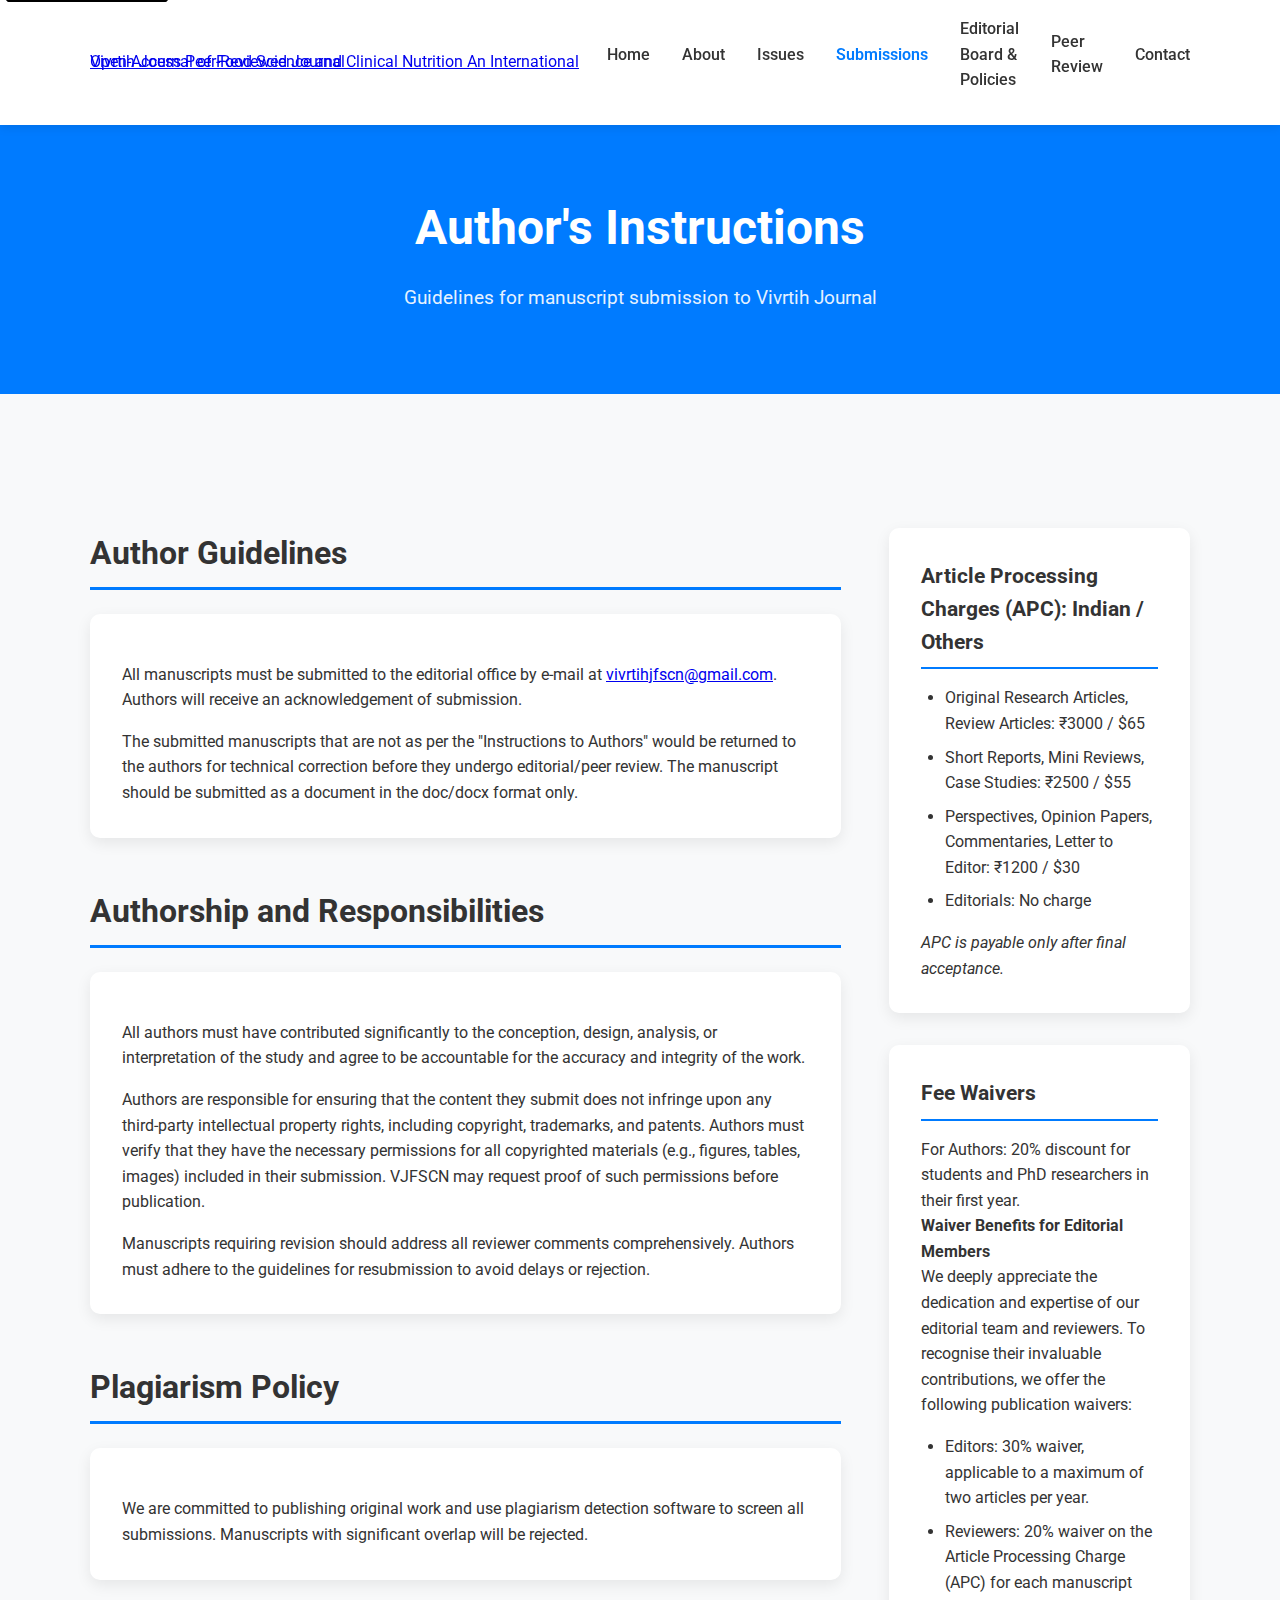
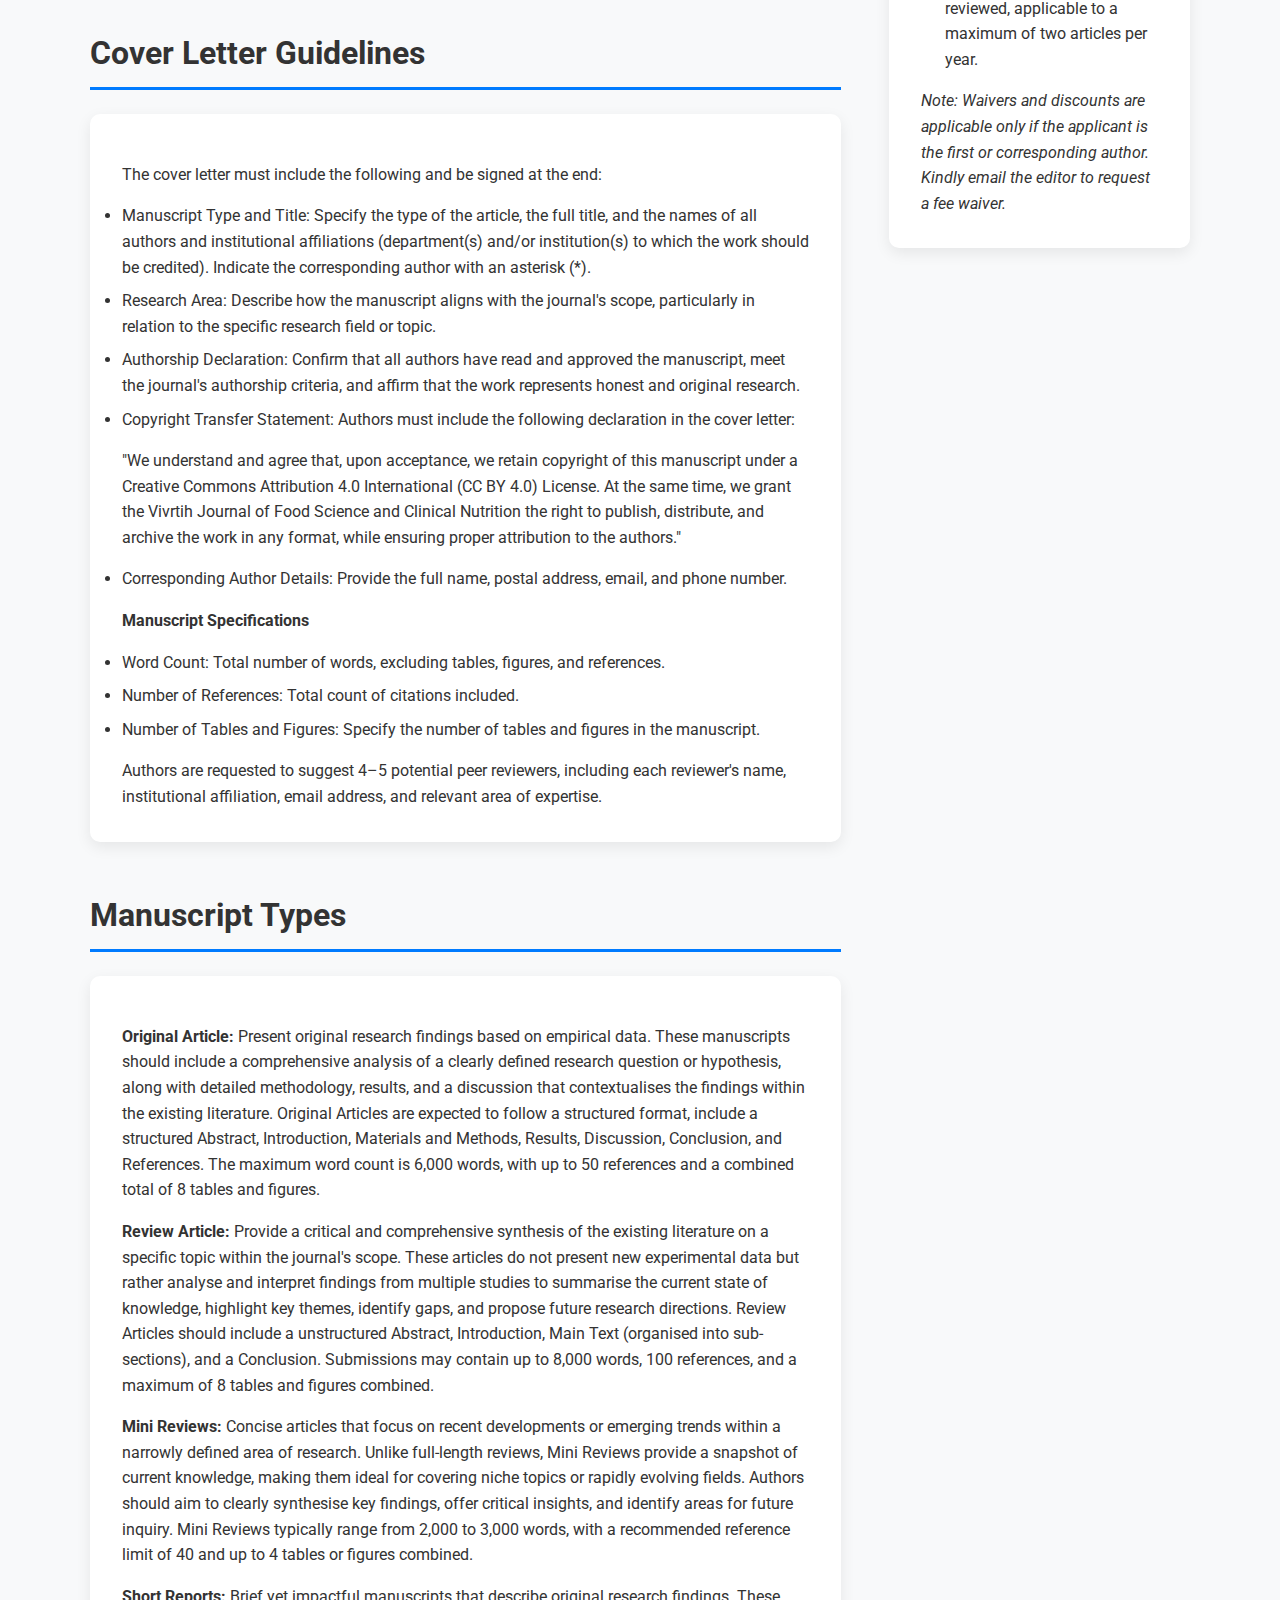
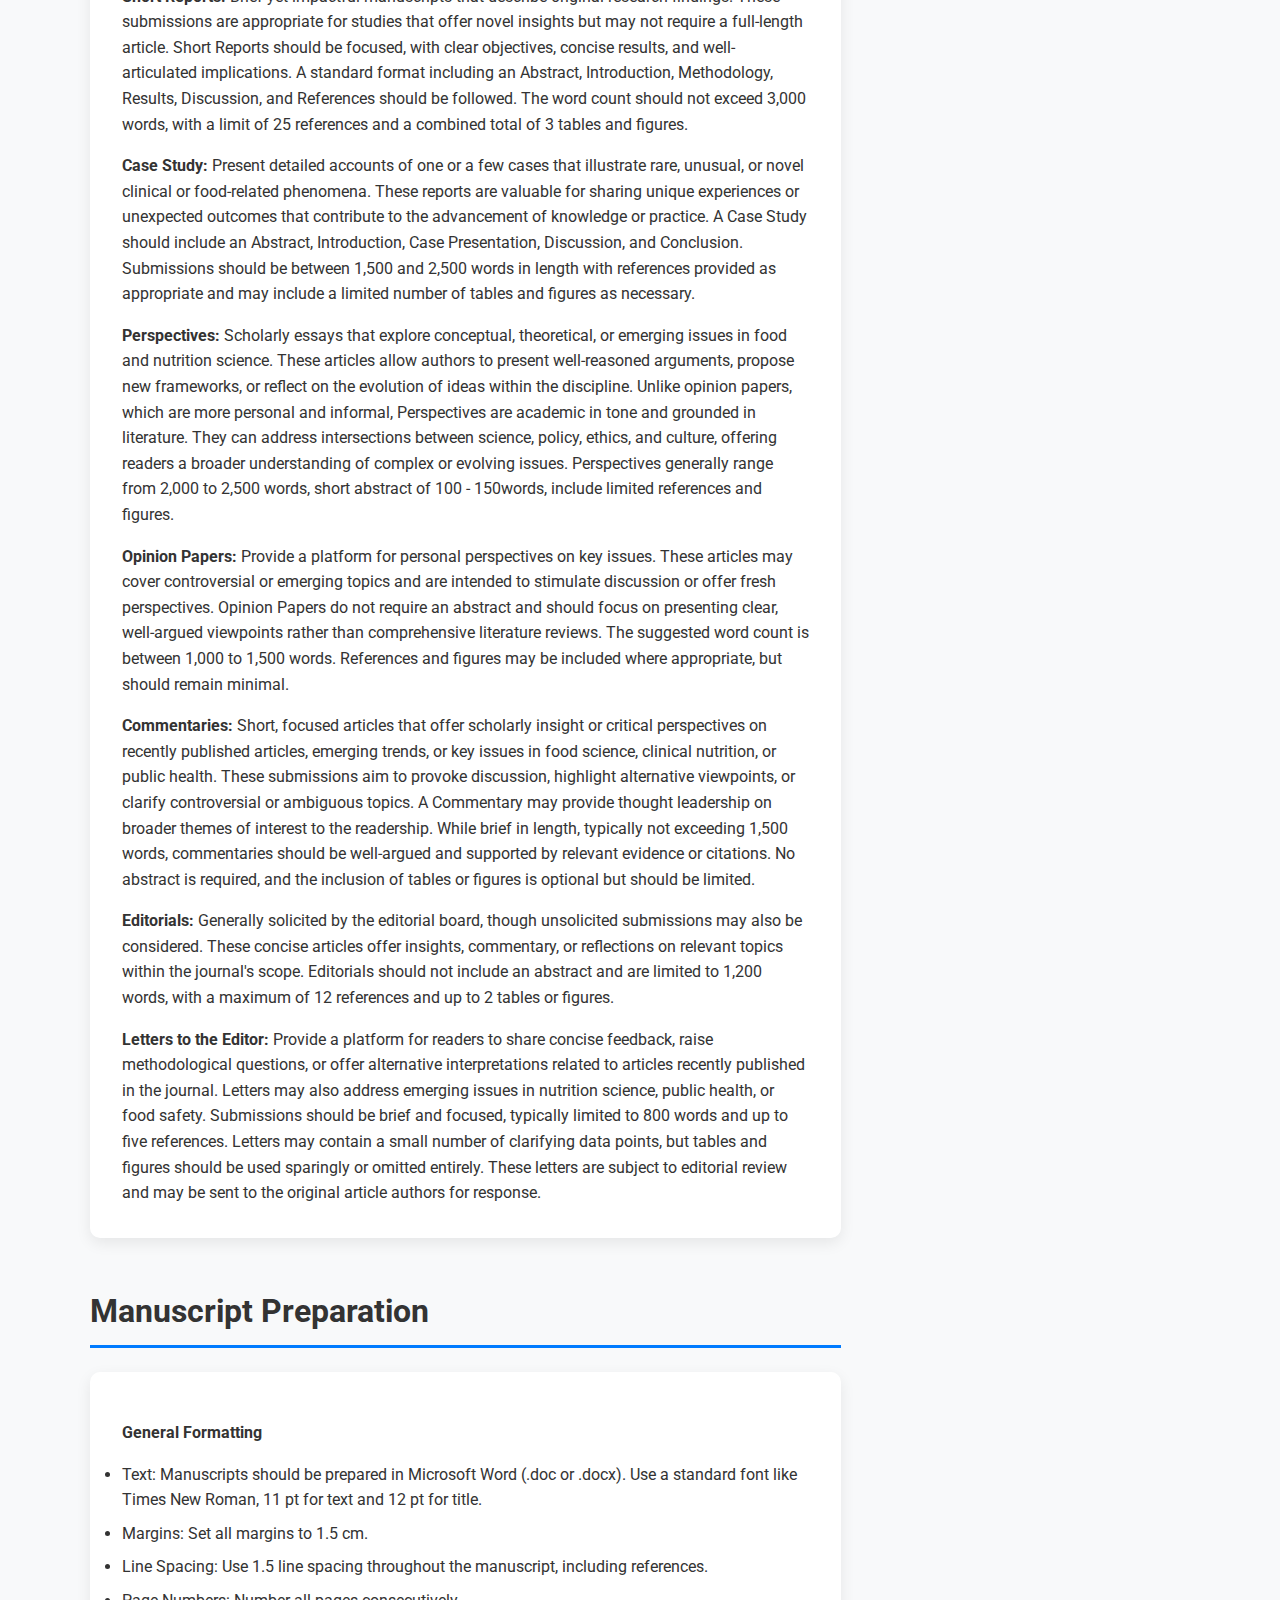
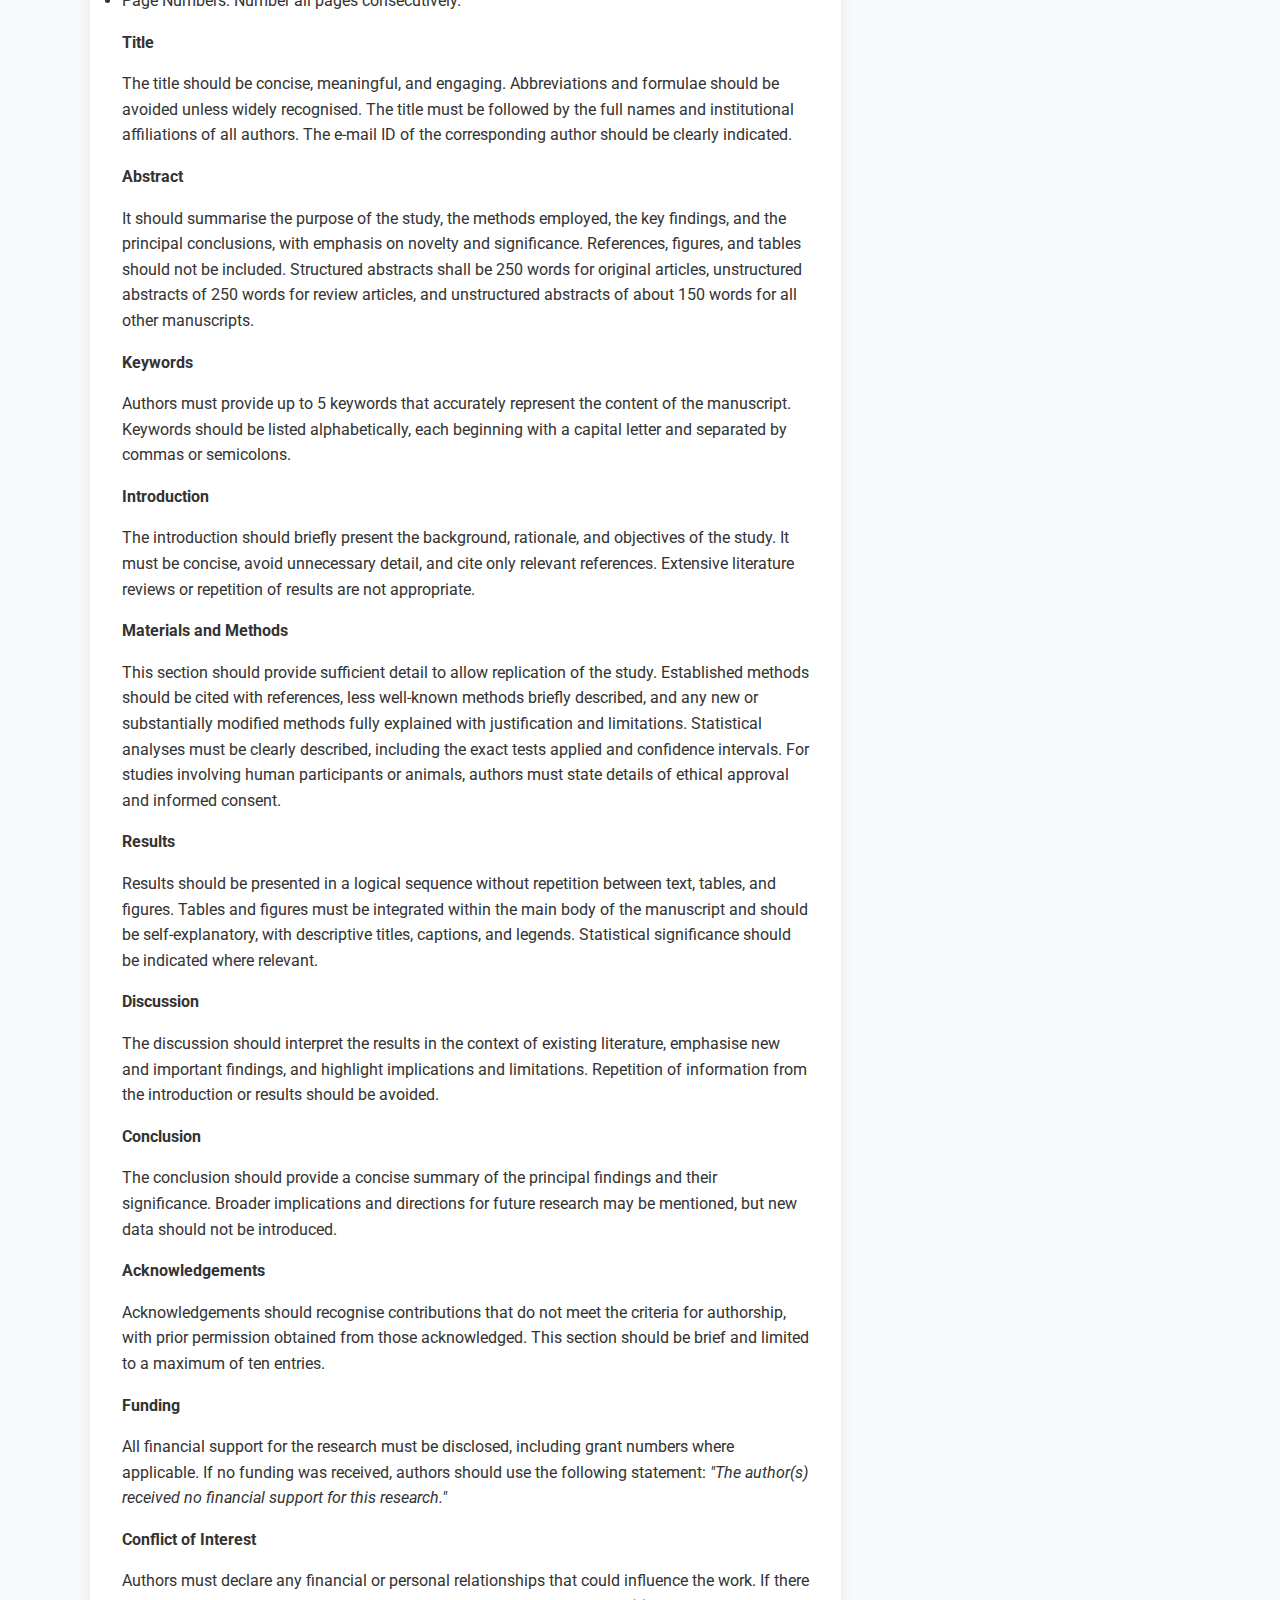
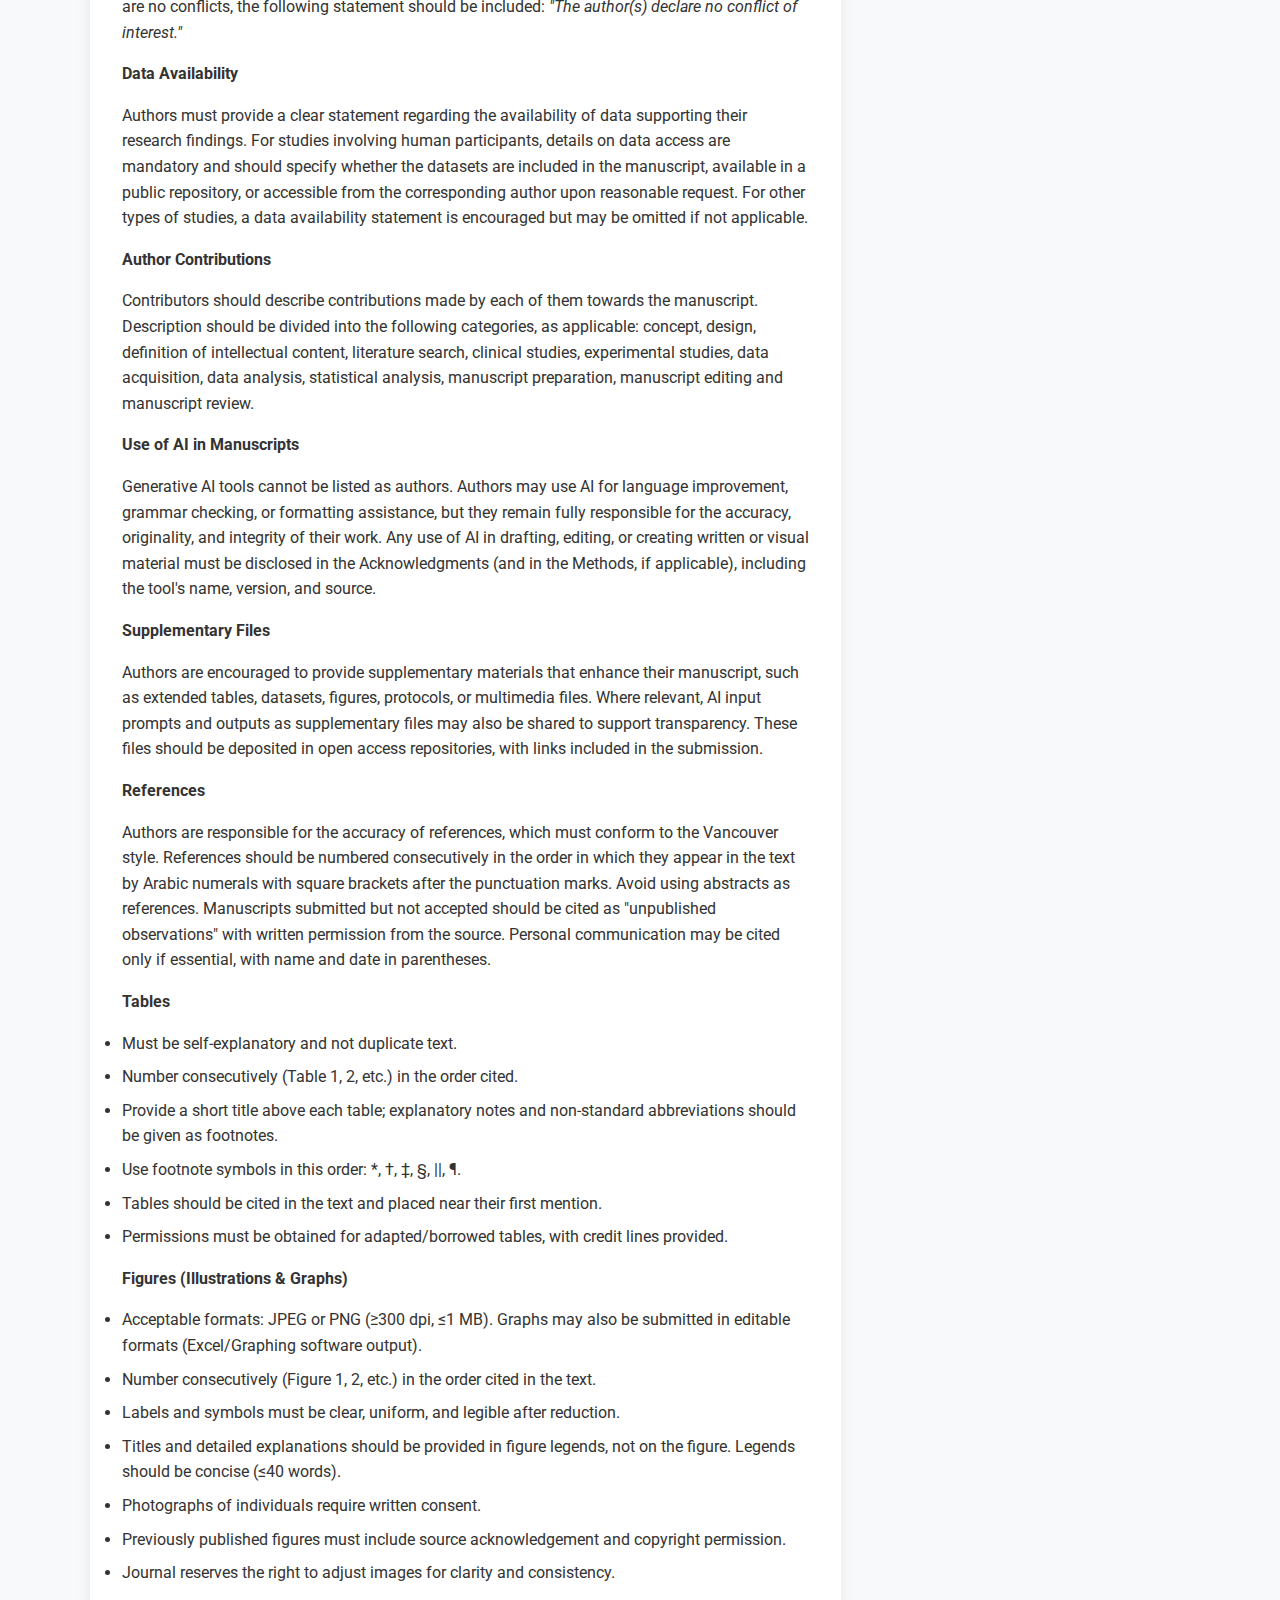
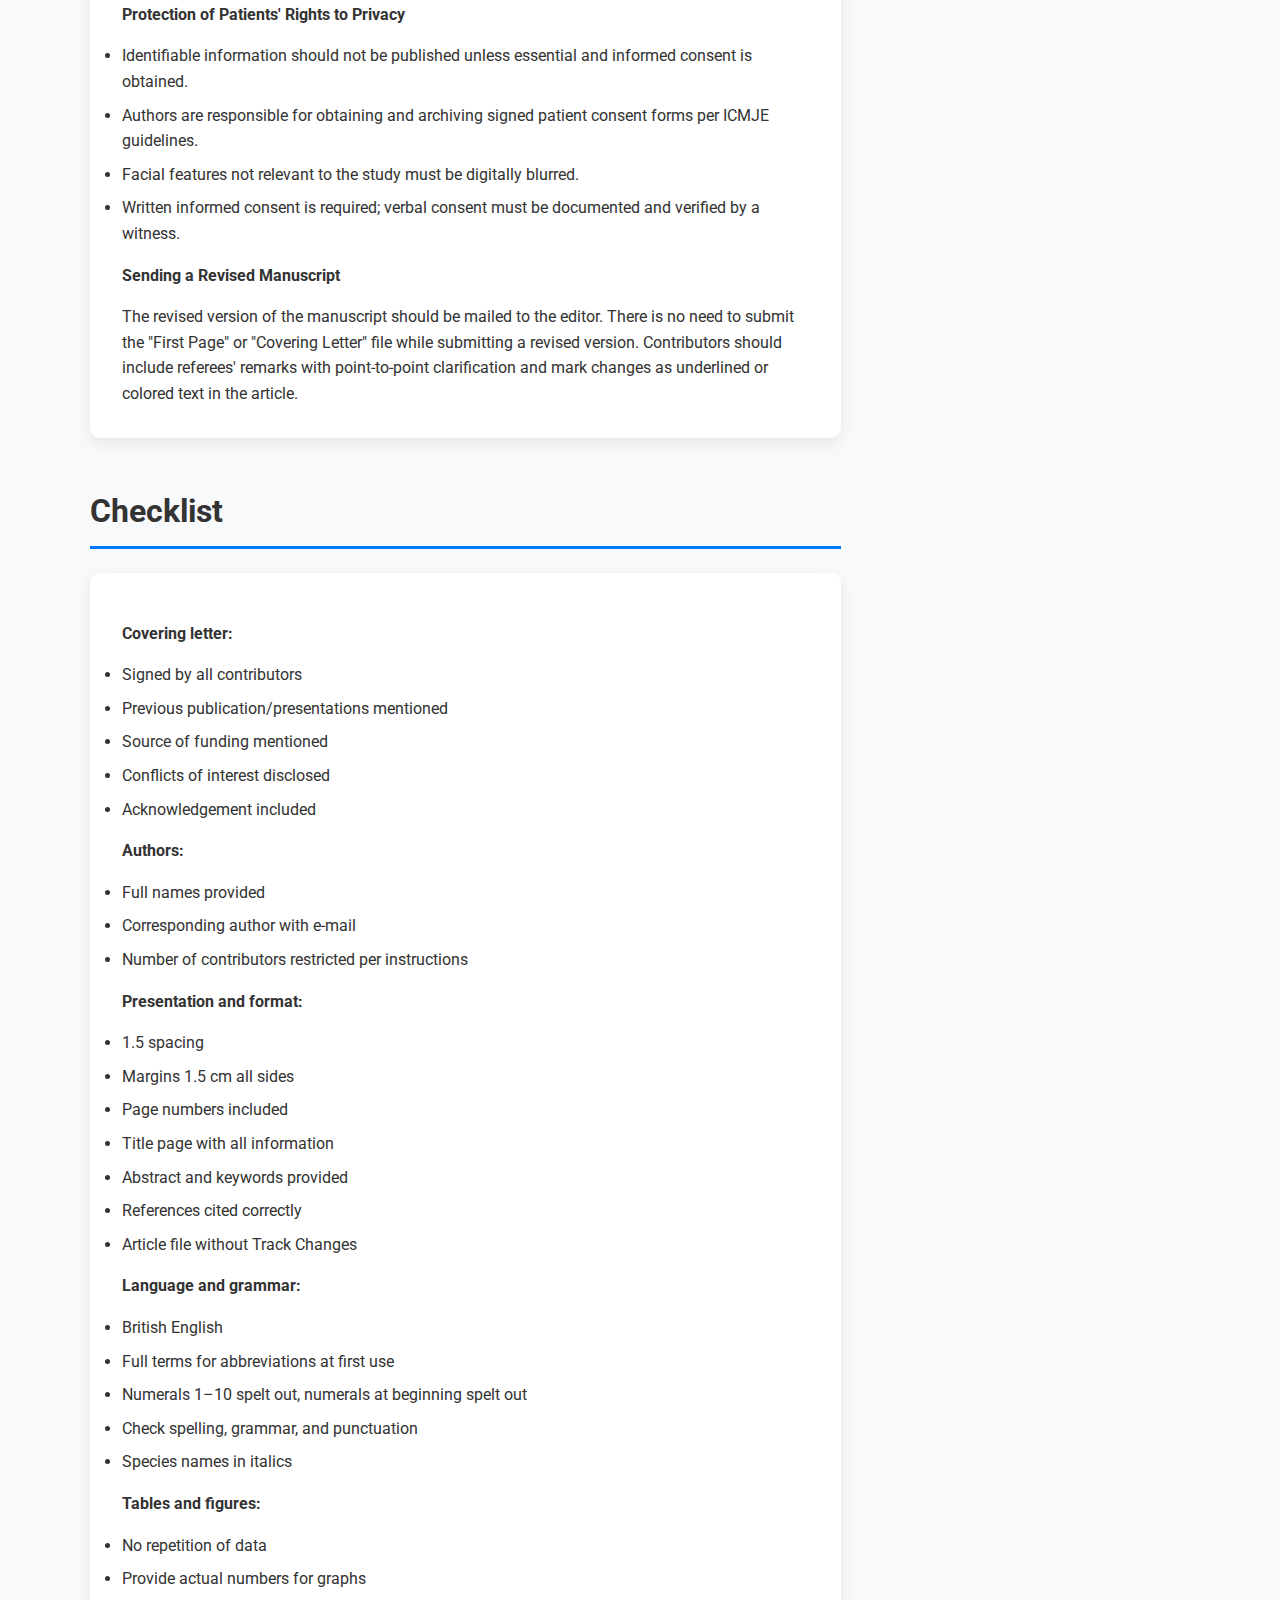
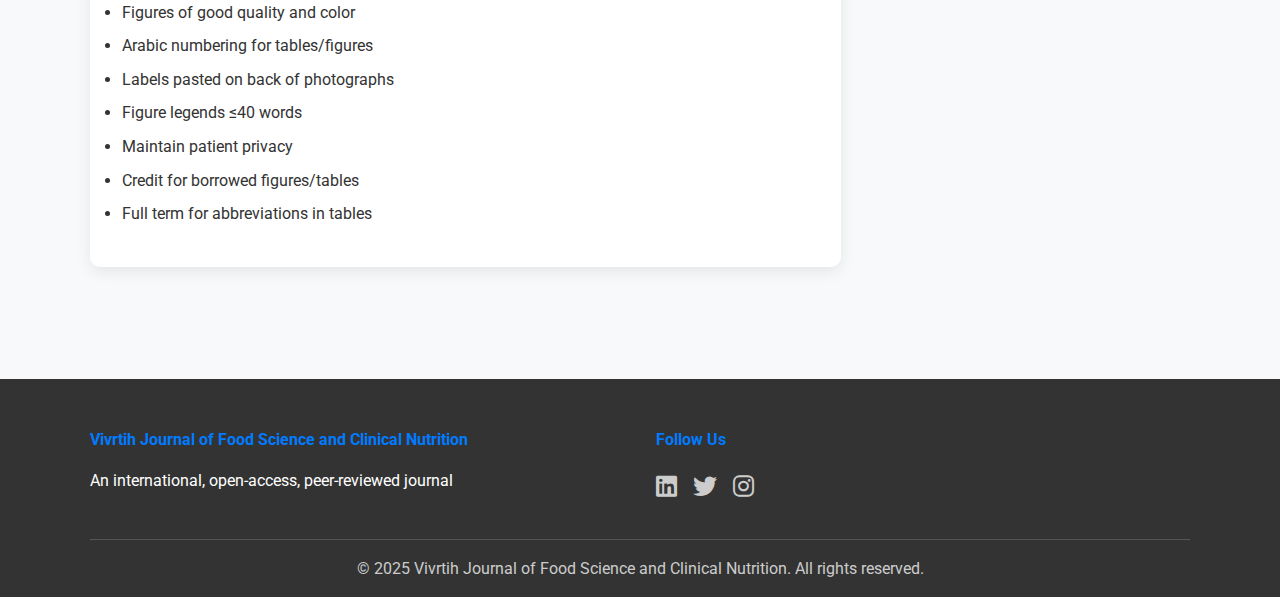
<file: submissions.html>
<!DOCTYPE html>
<html lang="en">
<head>
    <meta charset="UTF-8">
    <meta name="viewport" content="width=device-width, initial-scale=1.0">
    <title>Author's Instructions - Vivrtih Journal of Food Science and Clinical Nutrition</title>
    <meta name="description" content="Author guidelines and submission instructions for Vivrtih Journal of Food Science and Clinical Nutrition.">
    <link rel="stylesheet" href="styles.css">
    <link href="https://fonts.googleapis.com/css2?family=Roboto:wght@300;400;500;700&display=swap" rel="stylesheet">
    <link rel="stylesheet" href="https://cdnjs.cloudflare.com/ajax/libs/font-awesome/6.0.0/css/all.min.css">
</head>
<body>
    <!-- Header -->
    <header class="header">
        <div class="container">
            <nav class="navbar" aria-label="Main navigation">
                <div class="nav-brand">
                    <a href="index.html">
                        <div class="brand-text">
                            Vivrtih Journal of Food Science and Clinical Nutrition
                            <span class="brand-subtitle">An International Open-Access Peer-Reviewed Journal</span>
                        </div>
                    </a>
                </div>
                <div class="nav-toggle" id="nav-toggle">
                    <span></span>
                    <span></span>
                    <span></span>
                </div>
                <div class="nav-menu" id="nav-menu">
                    <a href="index.html" class="nav-link">Home</a>
                    <a href="about.html" class="nav-link">About</a>
                    <a href="issues.html" class="nav-link">Issues</a>
                    <a href="submissions.html" class="nav-link active">Submissions</a>
                    <a href="editorial-board-and-policies.html" class="nav-link">Editorial Board & Policies</a>
                    <a href="peer-review.html" class="nav-link">Peer Review</a>
                    <a href="contact.html" class="nav-link">Contact</a>
                </div>
            </nav>
        </div>
    </header>

    <!-- Page Header -->
    <section class="page-header">
        <div class="container">
            <h1>Author's Instructions</h1>
            <p>Guidelines for manuscript submission to Vivrtih Journal</p>
        </div>
    </section>

    <!-- Main Content -->
    <main class="main-content">
        <div class="container">
            <div class="content-grid">
                <div class="content-left">
                     <!-- Author Guidelines -->
                    <section class="section">
                        <h2>Author Guidelines</h2>
                        <div class="card">
                            <p class="content-text">All manuscripts must be submitted to the editorial office by e-mail at <a href="mailto:vivrtihjfscn@gmail.com" class="highlight-email">vivrtihjfscn@gmail.com</a>. Authors will receive an acknowledgement of submission.</p>
                            <p class="content-text">The submitted manuscripts that are not as per the "Instructions to Authors" would be returned to the authors for technical correction before they undergo editorial/peer review. The manuscript should be submitted as a document in the doc/docx format only.</p>
                        </div>
                    </section>
                    
                    <!-- Authorship and Responsibilities -->
                    <section class="section">
                        <h2>Authorship and Responsibilities</h2>
                        <div class="card">
                                                       
                           <p class="content-text">All authors must have contributed significantly to the conception, design, analysis, or interpretation of the study and agree to be accountable for the accuracy and integrity of the work.</p>
                            
                            <p class="content-text">Authors are responsible for ensuring that the content they submit does not infringe upon any third-party intellectual property rights, including copyright, trademarks, and patents. Authors must verify that they have the necessary permissions for all copyrighted materials (e.g., figures, tables, images) included in their submission. VJFSCN may request proof of such permissions before publication.</p>
                            <p class="content-text">Manuscripts requiring revision should address all reviewer comments comprehensively. Authors must adhere to the guidelines for resubmission to avoid delays or rejection.</p>
                        </div>
                    </section>

                    <!-- Plagiarism Policy -->
                    <section class="section">
                        <h2>Plagiarism Policy</h2>
                        <div class="card">
                            <p class="content-text">We are committed to publishing original work and use plagiarism detection software to screen all submissions. Manuscripts with significant overlap will be rejected.</p>
                        </div>
                    </section>

                     <!-- Cover Letter Guidelines -->
                    <section class="section">
                        <h2>Cover Letter Guidelines</h2>
                        <div class="card">
                            <p class="content-text">The cover letter must include the following and be signed at the end:</p>
                            <ul class="content-text">
                                <li>Manuscript Type and Title: Specify the type of the article, the full title, and the names of all authors and institutional affiliations (department(s) and/or institution(s) to which the work should be credited). Indicate the corresponding author with an asterisk (*).</li>
                                <li>Research Area: Describe how the manuscript aligns with the journal's scope, particularly in relation to the specific research field or topic.</li>
                                <li>Authorship Declaration: Confirm that all authors have read and approved the manuscript, meet the journal's authorship criteria, and affirm that the work represents honest and original research.</li>
                                <li>Copyright Transfer Statement: Authors must include the following declaration in the cover letter:</li>
                            </ul>
                            <p class="content-text">"We understand and agree that, upon acceptance, we retain copyright of this manuscript under a Creative Commons Attribution 4.0 International (CC BY 4.0) License. At the same time, we grant the Vivrtih Journal of Food Science and Clinical Nutrition the right to publish, distribute, and archive the work in any format, while ensuring proper attribution to the authors."</p>
                            <ul class="content-text">
                                <li>Corresponding Author Details: Provide the full name, postal address, email, and phone number.</li>
                            </ul>
                 <p class="content-text"><strong>Manuscript Specifications</strong></p>
                                <ul class="content-text">
                                <li>Word Count: Total number of words, excluding tables, figures, and references.</li>
                                <li>Number of References: Total count of citations included.</li>
                                <li>Number of Tables and Figures: Specify the number of tables and figures in the manuscript.</li>
                            </ul>
                            <p class="content-text">Authors are requested to suggest 4–5 potential peer reviewers, including each reviewer's name, institutional affiliation, email address, and relevant area of expertise.</p>
                        </div>
                    </section>

                    <!-- Manuscript Types -->
                    <section class="section">
                        <h2>Manuscript Types</h2>
                        <div class="card">
                            <p class="content-text"><strong>Original Article:</strong> Present original research findings based on empirical data. These manuscripts should include a comprehensive analysis of a clearly defined research question or hypothesis, along with detailed methodology, results, and a discussion that contextualises the findings within the existing literature. Original Articles are expected to follow a structured format, include a structured Abstract, Introduction, Materials and Methods, Results, Discussion, Conclusion, and References. The maximum word count is 6,000 words, with up to 50 references and a combined total of 8 tables and figures.</p>

                            <p class="content-text"><strong>Review Article:</strong> Provide a critical and comprehensive synthesis of the existing literature on a specific topic within the journal's scope. These articles do not present new experimental data but rather analyse and interpret findings from multiple studies to summarise the current state of knowledge, highlight key themes, identify gaps, and propose future research directions. Review Articles should include a unstructured Abstract, Introduction, Main Text (organised into sub-sections), and a Conclusion. Submissions may contain up to 8,000 words, 100 references, and a maximum of 8 tables and figures combined.</p>

                            <p class="content-text"><strong>Mini Reviews:</strong> Concise articles that focus on recent developments or emerging trends within a narrowly defined area of research. Unlike full-length reviews, Mini Reviews provide a snapshot of current knowledge, making them ideal for covering niche topics or rapidly evolving fields. Authors should aim to clearly synthesise key findings, offer critical insights, and identify areas for future inquiry. Mini Reviews typically range from 2,000 to 3,000 words, with a recommended reference limit of 40 and up to 4 tables or figures combined.</p>

                            <p class="content-text"><strong>Short Reports:</strong> Brief yet impactful manuscripts that describe original research findings. These submissions are appropriate for studies that offer novel insights but may not require a full-length article. Short Reports should be focused, with clear objectives, concise results, and well-articulated implications. A standard format including an Abstract, Introduction, Methodology, Results, Discussion, and References should be followed. The word count should not exceed 3,000 words, with a limit of 25 references and a combined total of 3 tables and figures.</p>

                            <p class="content-text"><strong>Case Study:</strong> Present detailed accounts of one or a few cases that illustrate rare, unusual, or novel clinical or food-related phenomena. These reports are valuable for sharing unique experiences or unexpected outcomes that contribute to the advancement of knowledge or practice. A Case Study should include an Abstract, Introduction, Case Presentation, Discussion, and Conclusion. Submissions should be between 1,500 and 2,500 words in length with references provided as appropriate and may include a limited number of tables and figures as necessary.</p>

                            <p class="content-text"><strong>Perspectives:</strong> Scholarly essays that explore conceptual, theoretical, or emerging issues in food and nutrition science. These articles allow authors to present well-reasoned arguments, propose new frameworks, or reflect on the evolution of ideas within the discipline. Unlike opinion papers, which are more personal and informal, Perspectives are academic in tone and grounded in literature. They can address intersections between science, policy, ethics, and culture, offering readers a broader understanding of complex or evolving issues. Perspectives generally range from 2,000 to 2,500 words, short abstract of 100 - 150words, include limited references and figures.</p>

                            <p class="content-text"><strong>Opinion Papers:</strong> Provide a platform for personal perspectives on key issues. These articles may cover controversial or emerging topics and are intended to stimulate discussion or offer fresh perspectives. Opinion Papers do not require an abstract and should focus on presenting clear, well-argued viewpoints rather than comprehensive literature reviews. The suggested word count is between 1,000 to 1,500 words. References and figures may be included where appropriate, but should remain minimal.</p>

                            <p class="content-text"><strong>Commentaries:</strong> Short, focused articles that offer scholarly insight or critical perspectives on recently published articles, emerging trends, or key issues in food science, clinical nutrition, or public health. These submissions aim to provoke discussion, highlight alternative viewpoints, or clarify controversial or ambiguous topics. A Commentary may provide thought leadership on broader themes of interest to the readership. While brief in length, typically not exceeding 1,500 words, commentaries should be well-argued and supported by relevant evidence or citations. No abstract is required, and the inclusion of tables or figures is optional but should be limited.</p>

                            <p class="content-text"><strong>Editorials:</strong> Generally solicited by the editorial board, though unsolicited submissions may also be considered. These concise articles offer insights, commentary, or reflections on relevant topics within the journal's scope. Editorials should not include an abstract and are limited to 1,200 words, with a maximum of 12 references and up to 2 tables or figures.</p>

                            <p class="content-text"><strong>Letters to the Editor:</strong> Provide a platform for readers to share concise feedback, raise methodological questions, or offer alternative interpretations related to articles recently published in the journal. Letters may also address emerging issues in nutrition science, public health, or food safety. Submissions should be brief and focused, typically limited to 800 words and up to five references. Letters may contain a small number of clarifying data points, but tables and figures should be used sparingly or omitted entirely. These letters are subject to editorial review and may be sent to the original article authors for response.</p>

                         </div>
                    </section>

                    <!-- Manuscript Preparation -->
                    <section class="section">
                        <h2>Manuscript Preparation</h2>
                        <div class="card">
                            <p class="content-text"><strong>General Formatting</strong></p>
                            <ul class="content-text">
                                <li>Text: Manuscripts should be prepared in Microsoft Word (.doc or .docx). Use a standard font like Times New Roman, 11 pt for text and 12 pt for title.</li>
                                <li>Margins: Set all margins to 1.5 cm.</li>
                                <li>Line Spacing: Use 1.5 line spacing throughout the manuscript, including references.</li>
                                <li>Page Numbers: Number all pages consecutively.</li>
                            </ul>

                            <p class="content-text"><strong>Title</strong></p>
                            <p class="content-text">The title should be concise, meaningful, and engaging. Abbreviations and formulae should be avoided unless widely recognised. The title must be followed by the full names and institutional affiliations of all authors. The e-mail ID of the corresponding author should be clearly indicated.</p>
                            
                            <p class="content-text"><strong>Abstract</strong></p>
                            <p class="content-text">It should summarise the purpose of the study, the methods employed, the key findings, and the principal conclusions, with emphasis on novelty and significance. References, figures, and tables should not be included. Structured abstracts shall be 250 words for original articles, unstructured abstracts of 250 words for review articles, and unstructured abstracts of about 150 words for all other manuscripts.</p>
                            
                            <p class="content-text"><strong>Keywords</strong></p>
                            <p class="content-text">Authors must provide up to 5 keywords that accurately represent the content of the manuscript. Keywords should be listed alphabetically, each beginning with a capital letter and separated by commas or semicolons.</p>
                            
                            <p class="content-text"><strong>Introduction</strong></p>
                            <p class="content-text">The introduction should briefly present the background, rationale, and objectives of the study. It must be concise, avoid unnecessary detail, and cite only relevant references. Extensive literature reviews or repetition of results are not appropriate.</p>
                            
                            <p class="content-text"><strong>Materials and Methods</strong></p>
                            <p class="content-text">This section should provide sufficient detail to allow replication of the study. Established methods should be cited with references, less well-known methods briefly described, and any new or substantially modified methods fully explained with justification and limitations. Statistical analyses must be clearly described, including the exact tests applied and confidence intervals. For studies involving human participants or animals, authors must state details of ethical approval and informed consent.</p>
                            
                            <p class="content-text"><strong>Results</strong></p>
                            <p class="content-text">Results should be presented in a logical sequence without repetition between text, tables, and figures. Tables and figures must be integrated within the main body of the manuscript and should be self-explanatory, with descriptive titles, captions, and legends. Statistical significance should be indicated where relevant.</p>
                            
                            <p class="content-text"><strong>Discussion</strong></p>
                            <p class="content-text">The discussion should interpret the results in the context of existing literature, emphasise new and important findings, and highlight implications and limitations. Repetition of information from the introduction or results should be avoided.</p>
                            
                            <p class="content-text"><strong>Conclusion</strong></p>
                            <p class="content-text">The conclusion should provide a concise summary of the principal findings and their significance. Broader implications and directions for future research may be mentioned, but new data should not be introduced.</p>
                            
                            <p class="content-text"><strong>Acknowledgements</strong></p>
                            <p class="content-text"> Acknowledgements should recognise contributions that do not meet the criteria for authorship, with prior permission obtained from those acknowledged. This section should be brief and limited to a maximum of ten entries.</p>
                            
                            <p class="content-text"><strong>Funding</strong></p>
                            <p class="content-text">All financial support for the research must be disclosed, including grant numbers where applicable. If no funding was received, authors should use the following statement: <em>"The author(s) received no financial support for this research."</em></p>
                            
                            <p class="content-text"><strong>Conflict of Interest</strong></p>
                            <p class="content-text">Authors must declare any financial or personal relationships that could influence the work. If there are no conflicts, the following statement should be included: <em>"The author(s) declare no conflict of interest."</em></p>
                            
                            <p class="content-text"><strong>Data Availability</strong></p>
                            <p class="content-text">Authors must provide a clear statement regarding the availability of data supporting their research findings. For studies involving human participants, details on data access are mandatory and should specify whether the datasets are included in the manuscript, available in a public repository, or accessible from the corresponding author upon reasonable request. For other types of studies, a data availability statement is encouraged but may be omitted if not applicable.</p>
                            
                            <p class="content-text"><strong>Author Contributions</strong></p>
                            <p class="content-text">Contributors should describe contributions made by each of them towards the manuscript. Description should be divided into the following categories, as applicable: concept, design, definition of intellectual content, literature search, clinical studies, experimental studies, data acquisition, data analysis, statistical analysis, manuscript preparation, manuscript editing and manuscript review.</p>
                            
                            <p class="content-text"><strong>Use of AI in Manuscripts</strong></p>
                            <p class="content-text">Generative AI tools cannot be listed as authors. Authors may use AI for language improvement, grammar checking, or formatting assistance, but they remain fully responsible for the accuracy, originality, and integrity of their work. Any use of AI in drafting, editing, or creating written or visual material must be disclosed in the Acknowledgments (and in the Methods, if applicable), including the tool's name, version, and source.</p>
                            
                            <p class="content-text"><strong>Supplementary Files</strong></p>
                            <p class="content-text">Authors are encouraged to provide supplementary materials that enhance their manuscript, such as extended tables, datasets, figures, protocols, or multimedia files. Where relevant, AI input prompts and outputs as supplementary files may also be shared to support transparency. These files should be deposited in open access repositories, with links included in the submission.</p>
                            
                            <p class="content-text"><strong>References</strong></p>
                            <p class="content-text">Authors are responsible for the accuracy of references, which must conform to the Vancouver style. References should be numbered consecutively in the order in which they appear in the text by Arabic numerals with square brackets after the punctuation marks. Avoid using abstracts as references. Manuscripts submitted but not accepted should be cited as "unpublished observations" with written permission from the source. Personal communication may be cited only if essential, with name and date in parentheses.</p>
                            
                            <p class="content-text"><strong>Tables</strong></p>
                            <ul class="content-text">
                                <li>Must be self-explanatory and not duplicate text.</li>
                                <li>Number consecutively (Table 1, 2, etc.) in the order cited.</li>
                                <li>Provide a short title above each table; explanatory notes and non-standard abbreviations should be given as footnotes.</li>
                                <li>Use footnote symbols in this order: *, †, ‡, §, ||, ¶.</li>
                                <li>Tables should be cited in the text and placed near their first mention.</li>
                                <li>Permissions must be obtained for adapted/borrowed tables, with credit lines provided.</li>
                            </ul>
                            
                            <p class="content-text"><strong>Figures (Illustrations & Graphs)</strong></p>
                            <ul class="content-text">
                                <li>Acceptable formats: JPEG or PNG (≥300 dpi, ≤1 MB). Graphs may also be submitted in editable formats (Excel/Graphing software output).</li>
                                <li>Number consecutively (Figure 1, 2, etc.) in the order cited in the text.</li>
                                <li>Labels and symbols must be clear, uniform, and legible after reduction.</li>
                                <li>Titles and detailed explanations should be provided in figure legends, not on the figure. Legends should be concise (≤40 words).</li>
                                <li>Photographs of individuals require written consent.</li>
                                <li>Previously published figures must include source acknowledgement and copyright permission.</li>
                                <li>Journal reserves the right to adjust images for clarity and consistency.</li>
                            </ul>
                            
                            <p class="content-text"><strong>Protection of Patients' Rights to Privacy</strong></p>
                            <ul class="content-text">
                                <li>Identifiable information should not be published unless essential and informed consent is obtained.</li>
                                <li>Authors are responsible for obtaining and archiving signed patient consent forms per ICMJE guidelines.</li>
                                <li>Facial features not relevant to the study must be digitally blurred.</li>
                                <li>Written informed consent is required; verbal consent must be documented and verified by a witness.</li>
                            </ul>
                            
                            <p class="content-text"><strong>Sending a Revised Manuscript</strong></p>
                            <p class="content-text">The revised version of the manuscript should be mailed to the editor. There is no need to submit the "First Page" or "Covering Letter" file while submitting a revised version. Contributors should include referees' remarks with point-to-point clarification and mark changes as underlined or colored text in the article.</p>
</div>
</section>
               
                            <section class="section">
                        <h2>Checklist</h2>
                        <div class="card">
                           <p class="content-text"><strong>Covering letter:</strong></p>
                            <ul class="content-text">
                                <li>Signed by all contributors</li>
                                <li>Previous publication/presentations mentioned</li>
                                <li>Source of funding mentioned</li>
                                <li>Conflicts of interest disclosed</li>
                                <li>Acknowledgement included</li>
                            </ul>
                            <p class="content-text"><strong>Authors:</strong></p>
                            <ul class="content-text">
                                <li>Full names provided</li>
                                <li>Corresponding author with e-mail</li>
                                <li>Number of contributors restricted per instructions</li>
                             </ul>
                            <p class="content-text"><strong>Presentation and format:</strong></p>
                            <ul class="content-text">
                                <li>1.5 spacing</li>
                                <li>Margins 1.5 cm all sides</li>
                                <li>Page numbers included</li>
                                <li>Title page with all information</li>
                                <li>Abstract and keywords provided</li>
                                <li>References cited correctly</li>
                                <li>Article file without Track Changes</li>
                            </ul>
                            <p class="content-text"><strong>Language and grammar:</strong></p>
                            <ul class="content-text">
                                <li>British English</li>
                                <li>Full terms for abbreviations at first use</li>
                                <li>Numerals 1–10 spelt out, numerals at beginning spelt out</li>
                                <li>Check spelling, grammar, and punctuation</li>
                                <li>Species names in italics</li>
                            </ul>
                            <p class="content-text"><strong>Tables and figures:</strong></p>
                            <ul class="content-text">
                                <li>No repetition of data</li>
                                <li>Provide actual numbers for graphs</li>
                                <li>Figures of good quality and color</li>
                                <li>Arabic numbering for tables/figures</li>
                                <li>Labels pasted on back of photographs</li>
                                <li>Figure legends ≤40 words</li>
                                <li>Maintain patient privacy</li>
                                <li>Credit for borrowed figures/tables</li>
                                <li>Full term for abbreviations in tables</li>
                            </ul>
                        </div>
                    </section>
                </div>

                <!-- Sidebar -->
                <aside class="sidebar">
                    <div class="sidebar-section">
                        <h3>Article Processing Charges (APC): Indian / Others</h3>
                            <div class="content-text">
                            <ul class="content-text">
                                <li>Original Research Articles, Review Articles: ₹3000 / $65</li>
                                <li>Short Reports, Mini Reviews, Case Studies: ₹2500 / $55</li>
                                <li>Perspectives, Opinion Papers, Commentaries, Letter to Editor: ₹1200 / $30</li>
                                <li>Editorials: No charge</li>
                            </ul>
                            <p><em>APC is payable only after final acceptance.</em></p>                       
                            </div>
                    </div>

                    <div class="sidebar-section">
                        <h3>Fee Waivers</h3>
                        <div class="content-text">
                       
                                <p>For Authors: 20% discount for students and PhD researchers in their first year.</p>
                                
                            <p><strong>Waiver Benefits for Editorial Members</strong></p>
                                <p>We deeply appreciate the dedication and expertise of our editorial team and reviewers. To recognise their invaluable contributions, we offer the following publication waivers:</p>
                             <ul>   
                            <li>Editors: 30% waiver, applicable to a maximum of two articles per year.</li>
                                <li>Reviewers: 20% waiver on the Article Processing Charge (APC) for each manuscript reviewed, applicable to a maximum of two articles per year.</li>
                            </ul>
<p><em>Note: Waivers and discounts are applicable only if the applicant is the first or corresponding author. Kindly email the editor to request a fee waiver.</em></p>
                              </div>
                    </div>
                </aside>
            </div>
        </div>
    </main>

    <!-- Footer -->
    <footer class="footer">
        <div class="container">
            <div class="footer-content">
                <div class="footer-section">
                    <h4>Vivrtih Journal of Food Science and Clinical Nutrition</h4>
                    <p>An international, open-access, peer-reviewed journal</p>
                </div>
                <div class="footer-section">
                    <h4>Follow Us</h4>
                    <div class="social-links">
                         <a href="linkedin.com/company/vivrtihjfscn"><i class="fab fa-linkedin"></i></a>
                        <a href="https://x.com/Vivrtihjfscn" target="_blank"><i class="fab fa-twitter"></i></a>
                        <a href="https://www.instagram.com/vivrtihjfscn?igsh=MTJvZnRjcjh5MG42aw=="><i class="fab fa-instagram"></i></a>
                    </div>
                </div>
            </div>
            <div class="footer-bottom">
                <p>&copy; 2025 Vivrtih Journal of Food Science and Clinical Nutrition. All rights reserved.</p>
              </div>
        </div>
    </footer>

    <script src="script.js"></script>
</body>
</html>
</file>
<file: styles.css>
/* Reset and Base Styles */
* {
    margin: 0;
    padding: 0;
    box-sizing: border-box;
}

body {
    font-family: 'Roboto', sans-serif;
    line-height: 1.6;
    color: #333;
    background-color: #f8f9fa;
}

.container {
    max-width: 1200px;
    margin: 0 auto;
    padding: 0 20px;
}

/* Header */
.header {
    background: #fff;
    box-shadow: 0 2px 10px rgba(0,0,0,0.1);
    position: fixed;
    top: 0;
    left: 0;
    right: 0;
    z-index: 1000;
}

.navbar {
    display: flex;
    justify-content: space-between;
    align-items: center;
    padding: 1rem 0;
}

.logo {
    height: 50px;
    width: auto;
    display: block;
}

.nav-brand a {
    display: block;
    line-height: 0;
}

.nav-menu {
    display: flex;
    align-items: center;
    gap: 2rem;
}

.nav-link {
    text-decoration: none;
    color: #333;
    font-weight: 500;
    transition: color 0.3s ease;
}

.nav-link:hover {
    color: #007bff;
}



.nav-toggle {
    display: none;
    flex-direction: column;
    cursor: pointer;
    padding: 0.25rem;
    gap: 5px;
}

.nav-toggle span {
    width: 25px;
    height: 3px;
    background: #333;
    transition: 0.3s;
    border-radius: 2px;
    display: block;
}

/* Buttons */
.btn {
    display: inline-block;
    padding: 0.5rem 1.5rem;
    text-decoration: none;
    border-radius: 5px;
    font-weight: 500;
    text-align: center;
    transition: all 0.3s ease;
    border: none;
    cursor: pointer;
}

.btn-primary {
    background: #007bff;
    color: white;
}

.btn-primary:hover {
    background: #0056b3;
}

.btn-outline {
    border: 2px solid #007bff;
    color: #007bff;
    background: transparent;
}

.btn-outline:hover {
    background: #007bff;
    color: white;
}

.btn-large {
    padding: 1rem 2rem;
    font-size: 1.1rem;
}

/* Hero Section */
.hero {
    background: linear-gradient(135deg, #667eea 0%, #764ba2 100%);
    color: white;
    padding: 120px 0 80px;
    text-align: center;
    margin-top: 70px; /* Account for fixed header */
}

.hero-content {
    max-width: 800px;
    margin: 0 auto;
}

.main-logo {
    max-width: 200px;
    height: auto;
    margin-bottom: 2rem;
}

.hero h1 {
    font-size: 3.5rem;
    font-weight: 700;
    margin-bottom: 1rem;
}

.hero-subtitle {
    font-size: 1.3rem;
    margin-bottom: 2rem;
    opacity: 0.9;
}

.editor-info {
    background: rgba(255,255,255,0.1);
    padding: 1.5rem;
    border-radius: 10px;
    margin-bottom: 2rem;
}

.editor-info p {
    margin-bottom: 0.5rem;
}

.volume-info {
    margin-bottom: 2rem;
}

.volume-info h2 {
    font-size: 2rem;
    margin-bottom: 0.5rem;
    color: #ffd700;
}

.hero-actions {
    display: flex;
    gap: 1rem;
    justify-content: center;
    flex-wrap: wrap;
}

/* Main Content */
.main-content {
    padding: 4rem 0;
    margin-top: 70px; /* Account for fixed header */
}

.content-grid {
    display: grid;
    grid-template-columns: 2fr 1fr;
    gap: 3rem;
}

.section {
    margin-bottom: 3rem;
}

.section h2 {
    color: #333;
    font-size: 2rem;
    margin-bottom: 1.5rem;
    padding-bottom: 0.5rem;
    border-bottom: 3px solid #007bff;
}

/* Cards */
.card {
    background: white;
    padding: 2rem;
    border-radius: 10px;
    box-shadow: 0 5px 15px rgba(0,0,0,0.08);
    margin-bottom: 1.5rem;
}

.announcement-card {
    background: white;
    padding: 2rem;
    border-radius: 10px;
    box-shadow: 0 5px 15px rgba(0,0,0,0.08);
    margin-bottom: 2rem;
    border-left: 4px solid #007bff;
}

.announcement-card h3 {
    margin-bottom: 0.5rem;
}

.announcement-card h3 a {
    color: #333;
    text-decoration: none;
    font-size: 1.3rem;
}

.announcement-card h3 a:hover {
    color: #007bff;
}

.date {
    color: #666;
    font-size: 0.9rem;
    margin-bottom: 1rem;
    font-style: italic;
}

.read-more {
    color: #007bff;
    text-decoration: none;
    font-weight: 500;
    display: inline-block;
    margin-top: 1rem;
}

.read-more:hover {
    text-decoration: underline;
}

/* Sidebar */
.sidebar {
    display: flex;
    flex-direction: column;
    gap: 2rem;
}

.sidebar-section {
    background: white;
    padding: 2rem;
    border-radius: 10px;
    box-shadow: 0 5px 15px rgba(0,0,0,0.08);
}

.sidebar-section h3 {
    color: #333;
    margin-bottom: 1rem;
    font-size: 1.3rem;
    border-bottom: 2px solid #007bff;
    padding-bottom: 0.5rem;
}

.info-links, .important-links {
    display: flex;
    flex-direction: column;
    gap: 0.5rem;
}

.info-link, .important-link {
    color: #007bff;
    text-decoration: none;
    padding: 0.5rem 0;
    transition: color 0.3s ease;
}

.info-link:hover, .important-link:hover {
    color: #0056b3;
    text-decoration: underline;
}

.sidebar-logo {
    text-align: center;
}

.sidebar-logo-img {
    max-width: 150px;
    height: auto;
}

.contact-info p {
    margin-bottom: 0.8rem;
}

.twitter-link {
    display: flex;
    align-items: center;
    gap: 0.5rem;
    color: #1da1f2;
    text-decoration: none;
    font-weight: 500;
}

.twitter-link:hover {
    text-decoration: underline;
}

.twitter-link i {
    font-size: 1.2rem;
}

/* Footer */
.footer {
    background: #333;
    color: white;
    padding: 3rem 0 1rem;
}

.footer-content {
    display: grid;
    grid-template-columns: repeat(auto-fit, minmax(250px, 1fr));
    gap: 2rem;
    margin-bottom: 2rem;
}

.footer-section h4 {
    margin-bottom: 1rem;
    color: #007bff;
}

.footer-section ul {
    list-style: none;
}

.footer-section ul li {
    margin-bottom: 0.5rem;
}

.footer-section ul li a {
    color: #ccc;
    text-decoration: none;
    transition: color 0.3s ease;
}

.footer-section ul li a:hover {
    color: white;
}

.social-links {
    display: flex;
    gap: 1rem;
}

.social-links a {
    color: #ccc;
    font-size: 1.5rem;
    transition: color 0.3s ease;
}

.social-links a:hover {
    color: #007bff;
}

.footer-bottom {
    border-top: 1px solid #555;
    padding-top: 1rem;
    text-align: center;
    color: #ccc;
}

.footer-bottom a {
    color: #007bff;
    text-decoration: none;
}

.footer-bottom a:hover {
    text-decoration: underline;
}

/* Page Header Styles */
.page-header {
    background: #007bff;
    color: white;
    padding: 120px 0 80px;
    text-align: center;
    margin-top: 70px; /* Account for fixed header */
}

.page-header h1 {
    font-size: 3rem;
    font-weight: 700;
    margin-bottom: 1rem;
}

.page-header p {
    font-size: 1.2rem;
    opacity: 0.9;
}

/* Active Navigation State */
.nav-link.active {
    color: #007bff;
    font-weight: 600;
}

.btn.active {
    background: #007bff;
    color: white;
}

/* Focus List Styles */
.focus-list {
    list-style: none;
    padding: 0;
}

.focus-list li {
    margin-bottom: 1rem;
    padding: 1rem;
    background: #f8f9fa;
    border-radius: 5px;
    border-left: 4px solid #007bff;
}

/* Quick Facts Styles */
.quick-facts {
    display: flex;
    flex-direction: column;
    gap: 0.8rem;
}

.fact {
    padding: 0.5rem 0;
    border-bottom: 1px solid #eee;
}

.fact:last-child {
    border-bottom: none;
}

/* Team Styles */
.team-grid {
    display: grid;
    gap: 2rem;
    margin-bottom: 2rem;
}

.team-member {
    display: flex;
    gap: 1.5rem;
    background: white;
    padding: 2rem;
    border-radius: 10px;
    box-shadow: 0 5px 15px rgba(0,0,0,0.08);
}

.member-photo {
    flex-shrink: 0;
}

.placeholder-photo {
    width: 120px;
    height: 120px;
    background: #e9ecef;
    border-radius: 50%;
    display: flex;
    align-items: center;
    justify-content: center;
    font-size: 3rem;
    color: #6c757d;
}

.member-info h3 {
    color: #333;
    margin-bottom: 0.5rem;
}

.title {
    color: #007bff;
    font-weight: 600;
    margin-bottom: 0.3rem;
}

.affiliation {
    color: #666;
    font-style: italic;
    margin-bottom: 1rem;
}

.bio {
    line-height: 1.6;
    margin-bottom: 1rem;
}

.member-contact i {
    color: #007bff;
    margin-right: 0.5rem;
}

/* Board Members */
.board-members {
    display: grid;
    gap: 1.5rem;
}

.board-member {
    background: white;
    padding: 1.5rem;
    border-radius: 8px;
    box-shadow: 0 3px 10px rgba(0,0,0,0.06);
    border-left: 4px solid #007bff;
}

.board-member h4 {
    color: #333;
    margin-bottom: 0.5rem;
}

.expertise {
    color: #666;
    font-size: 0.9rem;
}

/* Editors Grid - Two Column Layout */
.editors-grid {
    display: grid;
    grid-template-columns: repeat(2, 1fr);
    gap: 1.5rem;
    margin-bottom: 1.5rem;
}

/* Student Assistants */
.student-assistants {
    display: grid;
    grid-template-columns: repeat(auto-fit, minmax(200px, 1fr));
    gap: 1rem;
}

.assistant {
    background: #f8f9fa;
    padding: 1rem;
    border-radius: 8px;
    text-align: center;
}

.assistant h4 {
    color: #333;
    margin-bottom: 0.5rem;
}

/* Contact Cards */
.contact-cards {
    display: grid;
    grid-template-columns: repeat(auto-fit, minmax(320px, 1fr));
    gap: 1.5rem;
    margin-bottom: 3rem;
}

.contact-card {
    background: white;
    padding: 2rem;
    border-radius: 12px;
    box-shadow: 0 5px 20px rgba(0,0,0,0.08);
    display: flex;
    align-items: flex-start;
    gap: 1.2rem;
    transition: all 0.3s ease;
    border: 1px solid #f0f0f0;
}

.contact-card:hover {
    transform: translateY(-5px);
    box-shadow: 0 10px 30px rgba(0,0,0,0.15);
    border-color: #007bff;
}

.contact-icon {
    background: linear-gradient(135deg, #007bff, #0056b3);
    color: white;
    width: 55px;
    height: 55px;
    border-radius: 50%;
    display: flex;
    align-items: center;
    justify-content: center;
    font-size: 1.3rem;
    flex-shrink: 0;
    box-shadow: 0 4px 12px rgba(0,123,255,0.3);
}

.contact-details {
    flex: 1;
}

.contact-details h3 {
    color: #333;
    margin-bottom: 0.5rem;
    font-size: 1.1rem;
    font-weight: 600;
}

.contact-details p {
    color: #666;
    margin-bottom: 0.8rem;
    font-size: 0.95rem;
    line-height: 1.5;
}

.contact-details a {
    color: #007bff;
    text-decoration: none;
    font-weight: 500;
    font-size: 0.95rem;
    transition: color 0.3s ease;
}

.contact-details a:hover {
    color: #0056b3;
    text-decoration: underline;
}

/* Contact Form Improvements */
.contact-form {
    max-width: 100%;
    background: white;
    padding: 2.5rem;
    border-radius: 12px;
    box-shadow: 0 5px 20px rgba(0,0,0,0.08);
}

.form-row {
    display: grid;
    grid-template-columns: 1fr 1fr;
    gap: 1.5rem;
    margin-bottom: 1.5rem;
}

.form-group {
    margin-bottom: 1.5rem;
}

.form-group label {
    display: block;
    margin-bottom: 0.7rem;
    font-weight: 500;
    color: #333;
    font-size: 0.95rem;
}

.form-group input,
.form-group select,
.form-group textarea {
    width: 100%;
    padding: 1rem;
    border: 2px solid #e9ecef;
    border-radius: 8px;
    font-size: 1rem;
    transition: all 0.3s ease;
    font-family: inherit;
}

.form-group input:focus,
.form-group select:focus,
.form-group textarea:focus {
    outline: none;
    border-color: #007bff;
    box-shadow: 0 0 0 3px rgba(0,123,255,0.1);
}

.form-group textarea {
    resize: vertical;
    min-height: 120px;
}

/* Address Info Styling */
.address-info {
    text-align: center;
    padding: 2rem;
}

.address-info h3 {
    color: #333;
    margin-bottom: 1rem;
    font-size: 1.3rem;
}

.address-info p {
    color: #666;
    line-height: 1.8;
    font-size: 1rem;
}

/* Response Times Grid */
.response-times {
    display: grid;
    grid-template-columns: repeat(auto-fit, minmax(200px, 1fr));
    gap: 1.5rem;
    margin-bottom: 1.5rem;
}

.response-item {
    text-align: center;
    padding: 1.5rem;
    background: #f8f9fa;
    border-radius: 8px;
    border-left: 4px solid #007bff;
}

.response-item h4 {
    color: #333;
    margin-bottom: 0.5rem;
    font-size: 1rem;
    font-weight: 600;
}

.response-item p {
    color: #007bff;
    font-weight: 500;
    margin: 0;
}

/* Office Hours Styling */
.office-hours {
    text-align: center;
}

.office-hours p {
    margin-bottom: 1rem;
    line-height: 1.6;
}

.office-hours strong {
    color: #333;
    display: block;
    margin-bottom: 0.3rem;
}

/* Social Contact Links */
.social-contact {
    display: flex;
    flex-direction: column;
    gap: 1rem;
}

.social-link {
    display: flex;
    align-items: center;
    gap: 0.8rem;
    color: #333;
    text-decoration: none;
    padding: 0.8rem;
    border-radius: 8px;
    transition: all 0.3s ease;
    border: 1px solid #e9ecef;
}

.social-link:hover {
    background: #f8f9fa;
    color: #007bff;
    border-color: #007bff;
}

.social-link i {
    font-size: 1.2rem;
    width: 20px;
    text-align: center;
}

/* Urgent Contact Styling */
.urgent-contact {
    background: #fff3cd;
    padding: 1.5rem;
    border-radius: 8px;
    border-left: 4px solid #ffc107;
}

.urgent-contact p {
    margin-bottom: 1rem;
    line-height: 1.6;
}

.urgent-contact strong {
    color: #333;
}

.urgent-contact a {
    color: #007bff;
    text-decoration: none;
    font-weight: 500;
}

.urgent-contact a:hover {
    text-decoration: underline;
}

/* Newsletter Signup */
.newsletter-signup p {
    margin-bottom: 1rem;
    color: #666;
    line-height: 1.6;
}

.newsletter-form {
    display: flex;
    flex-direction: column;
    gap: 1rem;
}

.newsletter-form input {
    padding: 0.8rem;
    border: 2px solid #e9ecef;
    border-radius: 6px;
}

.newsletter-form input:focus {
    outline: none;
    border-color: #007bff;
}

.newsletter-form button {
    padding: 0.8rem 1.5rem;
    font-size: 0.95rem;
}

/* Modal Styles */
.modal {
    display: none;
    position: fixed;
    z-index: 2000;
    left: 0;
    top: 0;
    width: 100%;
    height: 100%;
    background-color: rgba(0,0,0,0.5);
}

.modal.active {
    display: flex;
    align-items: center;
    justify-content: center;
}

.modal-content {
    background: white;
    padding: 0;
    border-radius: 10px;
    max-width: 500px;
    width: 90%;
    max-height: 90vh;
    overflow-y: auto;
}

.modal-header {
    display: flex;
    justify-content: space-between;
    align-items: center;
    padding: 1.5rem;
    border-bottom: 1px solid #e9ecef;
}

.modal-header h3 {
    margin: 0;
    color: #333;
}

.modal-close {
    background: none;
    border: none;
    font-size: 1.5rem;
    cursor: pointer;
    color: #666;
    padding: 0;
    width: 30px;
    height: 30px;
    display: flex;
    align-items: center;
    justify-content: center;
}

.modal-close:hover {
    color: #333;
}

.modal-body {
    padding: 1.5rem;
}

/* Resource Links */
.resource-link {
    display: block;
    padding: 0.5rem 0;
    color: #007bff;
    text-decoration: none;
    border-bottom: 1px solid #f0f0f0;
}

.resource-link:hover {
    text-decoration: underline;
}

.resource-link:last-child {
    border-bottom: none;
}

/* Stats */
.stats {
    display: flex;
    flex-direction: column;
    gap: 1rem;
}

.stat {
    text-align: center;
    padding: 1rem;
    background: #f8f9fa;
    border-radius: 5px;
}

/* Deadlines */
.deadlines {
    text-align: center;
}

.deadline {
    background: #f8f9fa;
    padding: 1.5rem;
    border-radius: 8px;
    border-left: 4px solid #007bff;
}

/* Journal Issue Pages Styles */

/* Issue Header */
.issue-header {
    display: grid;
    grid-template-columns: auto 1fr;
    gap: 2rem;
    margin-bottom: 3rem;
    align-items: start;
}

.issue-cover {
    position: relative;
}

.cover-placeholder {
    width: 200px;
    height: 280px;
    background: linear-gradient(135deg, #007bff, #0056b3);
    color: white;
    display: flex;
    flex-direction: column;
    align-items: center;
    justify-content: center;
    border-radius: 12px;
    box-shadow: 0 10px 30px rgba(0,123,255,0.3);
    position: relative;
}

.cover-placeholder i {
    font-size: 3rem;
    margin-bottom: 1rem;
    opacity: 0.8;
}

.cover-placeholder h3,
.cover-placeholder h4 {
    margin: 0.5rem 0;
    text-align: center;
    font-weight: 600;
}

.cover-placeholder p {
    margin: 0.2rem 0;
    font-size: 1.1rem;
}

.current-badge,
.inaugural-badge {
    position: absolute;
    top: -10px;
    right: -10px;
    background: #28a745;
    color: white;
    padding: 0.3rem 0.8rem;
    border-radius: 20px;
    font-size: 0.75rem;
    font-weight: 600;
    text-transform: uppercase;
    box-shadow: 0 2px 8px rgba(40,167,69,0.4);
}

.inaugural-badge {
    background: #ffc107;
    color: #333;
}

.issue-details h2 {
    color: #333;
    margin-bottom: 1rem;
    font-size: 2rem;
}

.issue-date {
    color: #666;
    font-size: 1rem;
    margin-bottom: 0.5rem;
}

.issue-theme {
    color: #007bff;
    font-size: 1.1rem;
    margin-bottom: 1rem;
}

.issue-description {
    color: #666;
    line-height: 1.6;
    margin-bottom: 1.5rem;
}

.issue-stats {
    display: flex;
    gap: 2rem;
    margin-bottom: 1.5rem;
    flex-wrap: wrap;
}

.stat-item {
    display: flex;
    align-items: center;
    gap: 0.5rem;
    color: #666;
    font-size: 0.95rem;
}

.stat-item i {
    color: #007bff;
}

.issue-actions {
    display: flex;
    gap: 1rem;
    flex-wrap: wrap;
}

/* Article Items */
.article-section {
    margin-bottom: 3rem;
}

.article-section h3 {
    color: #333;
    border-bottom: 3px solid #007bff;
    padding-bottom: 0.5rem;
    margin-bottom: 2rem;
    font-size: 1.3rem;
}

.article-item {
    background: white;
    padding: 2rem;
    border-radius: 12px;
    box-shadow: 0 5px 15px rgba(0,0,0,0.08);
    margin-bottom: 2rem;
    border-left: 4px solid #007bff;
    transition: all 0.3s ease;
}

.article-item:hover {
    box-shadow: 0 8px 25px rgba(0,0,0,0.12);
    transform: translateY(-2px);
}

.article-header h4 {
    color: #333;
    margin-bottom: 0.8rem;
    font-size: 1.2rem;
    font-weight: 600;
    line-height: 1.4;
}

.article-authors {
    color: #007bff;
    font-weight: 500;
    margin-bottom: 1rem;
}

.affiliation {
    color: #666;
    font-weight: 400;
    font-style: italic;
}

.article-abstract {
    color: #666;
    line-height: 1.6;
    margin-bottom: 1rem;
    font-style: italic;
}

.article-meta {
    display: flex;
    gap: 1rem;
    margin-bottom: 1.5rem;
    flex-wrap: wrap;
    font-size: 0.9rem;
}

.pages,
.article-type,
.keywords {
    color: #666;
    background: #f8f9fa;
    padding: 0.3rem 0.8rem;
    border-radius: 4px;
    font-size: 0.85rem;
}

.article-type {
    background: #e3f2fd;
    color: #1976d2;
}

.article-actions {
    display: flex;
    gap: 0.8rem;
    flex-wrap: wrap;
}

.btn-sm {
    padding: 0.5rem 1rem;
    font-size: 0.85rem;
}

.btn-secondary {
    background: #6c757d;
    color: white;
}

.btn-secondary:hover {
    background: #545b62;
}

/* Archive Styles */
.search-filter-section {
    background: white;
    padding: 2rem;
    border-radius: 12px;
    box-shadow: 0 5px 15px rgba(0,0,0,0.08);
    margin-bottom: 2rem;
}

.search-bar {
    display: flex;
    margin-bottom: 1.5rem;
}

.search-input {
    flex: 1;
    padding: 1rem;
    border: 2px solid #e9ecef;
    border-right: none;
    border-radius: 8px 0 0 8px;
    font-size: 1rem;
}

.search-input:focus {
    outline: none;
    border-color: #007bff;
}

.search-btn {
    padding: 1rem 1.5rem;
    background: #007bff;
    color: white;
    border: 2px solid #007bff;
    border-radius: 0 8px 8px 0;
    cursor: pointer;
    transition: background 0.3s ease;
}

.search-btn:hover {
    background: #0056b3;
}

.filter-options {
    display: flex;
    gap: 1rem;
    align-items: center;
    flex-wrap: wrap;
}

.filter-select {
    padding: 0.6rem 1rem;
    border: 2px solid #e9ecef;
    border-radius: 6px;
    font-size: 0.95rem;
    background: white;
}

.filter-select:focus {
    outline: none;
    border-color: #007bff;
}

/* Year Sections */
.year-section {
    margin-bottom: 4rem;
}

.year-header {
    display: flex;
    align-items: center;
    gap: 1rem;
    color: #333;
    font-size: 1.5rem;
    margin-bottom: 2rem;
    padding-bottom: 0.5rem;
    border-bottom: 2px solid #e9ecef;
}

.year-stats {
    color: #666;
    font-size: 1rem;
    font-weight: 400;
}

.issues-grid {
    display: grid;
    grid-template-columns: repeat(auto-fit, minmax(400px, 1fr));
    gap: 2rem;
}

.issue-card {
    background: white;
    border-radius: 12px;
    box-shadow: 0 5px 20px rgba(0,0,0,0.08);
    overflow: hidden;
    transition: all 0.3s ease;
    border: 1px solid #f0f0f0;
}

.issue-card:hover {
    transform: translateY(-5px);
    box-shadow: 0 15px 40px rgba(0,0,0,0.15);
}

.issue-card .issue-cover {
    text-align: center;
    padding: 1.5rem;
    background: #f8f9fa;
}

.issue-card .cover-placeholder {
    width: 120px;
    height: 160px;
    margin: 0 auto;
    font-size: 0.9rem;
}

.issue-card .cover-placeholder i {
    font-size: 2rem;
}

.issue-content {
    padding: 2rem;
}

.issue-content h4 {
    color: #333;
    margin-bottom: 0.8rem;
    font-size: 1.3rem;
}

.issue-summary {
    color: #666;
    line-height: 1.6;
    margin-bottom: 1.5rem;
}

.issue-metrics {
    display: flex;
    gap: 1.5rem;
    margin-bottom: 1.5rem;
    flex-wrap: wrap;
}

.metric {
    display: flex;
    align-items: center;
    gap: 0.4rem;
    color: #666;
    font-size: 0.9rem;
}

.metric i {
    color: #007bff;
}

.issue-toc {
    margin-top: 1.5rem;
    padding-top: 1.5rem;
    border-top: 1px solid #e9ecef;
}

.issue-toc h5 {
    color: #333;
    margin-bottom: 1rem;
    font-size: 1rem;
}

.issue-toc ul {
    list-style: none;
    padding: 0;
}

.issue-toc li {
    margin-bottom: 0.8rem;
    padding-left: 1rem;
    border-left: 2px solid #e9ecef;
}

.article-title {
    display: block;
    color: #333;
    font-weight: 500;
    margin-bottom: 0.2rem;
    font-size: 0.9rem;
}

.article-author {
    color: #666;
    font-size: 0.85rem;
}

/* Most Cited Articles */
.cited-articles {
    display: flex;
    flex-direction: column;
    gap: 1.5rem;
}

.cited-article {
    display: flex;
    gap: 1.5rem;
    background: white;
    padding: 1.5rem;
    border-radius: 10px;
    box-shadow: 0 3px 12px rgba(0,0,0,0.08);
    align-items: flex-start;
}

.citation-count {
    background: #007bff;
    color: white;
    width: 50px;
    height: 50px;
    border-radius: 50%;
    display: flex;
    align-items: center;
    justify-content: center;
    font-weight: 700;
    font-size: 1.1rem;
    flex-shrink: 0;
}

.article-info {
    flex: 1;
}

.article-info h4 {
    color: #333;
    margin-bottom: 0.5rem;
    font-size: 1.1rem;
}

.article-meta {
    color: #666;
    font-size: 0.9rem;
    margin-bottom: 0.8rem;
}

.article-excerpt {
    color: #666;
    line-height: 1.5;
    font-size: 0.95rem;
}

/* Sidebar Specific Styles for Archives */
.archive-stats {
    display: grid;
    grid-template-columns: 1fr 1fr;
    gap: 1rem;
}

.stat-item {
    text-align: center;
    padding: 1rem;
    background: #f8f9fa;
    border-radius: 8px;
}

.stat-number {
    display: block;
    font-size: 1.8rem;
    font-weight: 700;
    color: #007bff;
    margin-bottom: 0.2rem;
}

.stat-label {
    font-size: 0.85rem;
    color: #666;
    text-transform: uppercase;
    letter-spacing: 0.5px;
}

.topic-tags {
    display: flex;
    flex-wrap: wrap;
    gap: 0.5rem;
}

.topic-tag {
    background: #e3f2fd;
    color: #1976d2;
    padding: 0.4rem 0.8rem;
    border-radius: 20px;
    text-decoration: none;
    font-size: 0.85rem;
    transition: all 0.3s ease;
}

.topic-tag:hover {
    background: #1976d2;
    color: white;
}

.author-index {
    display: flex;
    flex-direction: column;
    gap: 1rem;
}

.author-letter h4 {
    color: #333;
    margin-bottom: 0.5rem;
    font-size: 1rem;
    border-bottom: 1px solid #e9ecef;
    padding-bottom: 0.3rem;
}

.author-link {
    display: block;
    color: #007bff;
    text-decoration: none;
    padding: 0.2rem 0;
    font-size: 0.9rem;
}

.author-link:hover {
    color: #0056b3;
    text-decoration: underline;
}

.rss-feeds,
.export-options {
    display: flex;
    flex-direction: column;
    gap: 0.8rem;
}

.rss-link,
.export-link {
    display: flex;
    align-items: center;
    gap: 0.8rem;
    color: #666;
    text-decoration: none;
    padding: 0.6rem;
    border-radius: 6px;
    transition: all 0.3s ease;
    border: 1px solid #e9ecef;
}

.rss-link:hover,
.export-link:hover {
    background: #f8f9fa;
    color: #007bff;
    border-color: #007bff;
}

.rss-link i,
.export-link i {
    color: #007bff;
    width: 16px;
    text-align: center;
}

/* Sidebar Download Options */
.download-options {
    display: flex;
    flex-direction: column;
    gap: 1rem;
}

.download-link {
    display: flex;
    align-items: center;
    gap: 1rem;
    padding: 1rem;
    background: #f8f9fa;
    border-radius: 8px;
    text-decoration: none;
    color: #333;
    transition: all 0.3s ease;
    border: 1px solid #e9ecef;
}

.download-link:hover {
    background: #007bff;
    color: white;
    border-color: #007bff;
}

.download-link i {
    font-size: 1.2rem;
    color: #007bff;
    width: 20px;
    text-align: center;
}

.download-link:hover i {
    color: white;
}

.download-link span {
    font-weight: 500;
}

.download-link small {
    color: #666;
    font-size: 0.8rem;
    margin-left: auto;
}

.download-link:hover small {
    color: rgba(255,255,255,0.8);
}

/* Metrics Sidebar */
.metrics {
    display: grid;
    grid-template-columns: 1fr 1fr;
    gap: 1rem;
}

.metric-item {
    text-align: center;
    padding: 1.2rem 0.8rem;
    background: linear-gradient(135deg, #f8f9fa, #e9ecef);
    border-radius: 10px;
    border: 1px solid #e9ecef;
}

.metric-number {
    display: block;
    font-size: 1.5rem;
    font-weight: 700;
    color: #007bff;
    margin-bottom: 0.3rem;
}

.metric-label {
    font-size: 0.8rem;
    color: #666;
    text-transform: uppercase;
    letter-spacing: 0.5px;
    line-height: 1.2;
}

/* Previous Issues */
.previous-issues {
    display: flex;
    flex-direction: column;
    gap: 1rem;
}

.issue-link {
    display: block;
    padding: 1rem;
    background: #f8f9fa;
    border-radius: 8px;
    text-decoration: none;
    color: #333;
    transition: all 0.3s ease;
    border-left: 4px solid #007bff;
}

.issue-link:hover {
    background: #e3f2fd;
    transform: translateX(5px);
}

.issue-title {
    display: block;
    font-weight: 600;
    margin-bottom: 0.3rem;
    color: #333;
}

.issue-theme {
    display: block;
    font-size: 0.85rem;
    color: #666;
}

.view-all-link {
    color: #007bff;
    text-decoration: none;
    font-weight: 500;
    margin-top: 0.5rem;
    display: inline-block;
}

.view-all-link:hover {
    text-decoration: underline;
}

/* Share Buttons */
.share-buttons {
    display: grid;
    grid-template-columns: 1fr 1fr;
    gap: 0.8rem;
}

.share-btn {
    display: flex;
    align-items: center;
    justify-content: center;
    gap: 0.5rem;
    padding: 0.8rem;
    background: #f8f9fa;
    border-radius: 6px;
    text-decoration: none;
    color: #666;
    transition: all 0.3s ease;
    border: 1px solid #e9ecef;
    font-size: 0.85rem;
}

.share-btn:hover {
    background: #007bff;
    color: white;
    border-color: #007bff;
}

.share-btn i {
    font-size: 1rem;
}

/* Citation Format */
.citation-format p {
    margin-bottom: 0.8rem;
}

.citation-text {
    background: #f8f9fa;
    padding: 0.8rem;
    border-radius: 6px;
    font-family: 'Courier New', monospace;
    font-size: 0.85rem;
    color: #333;
    border-left: 3px solid #007bff;
    margin-bottom: 1rem;
    line-height: 1.4;
}

/* Timeline Table Styling */
.timeline-table {
    overflow-x: auto;
    margin: 1.5rem 0;
    border-radius: 12px;
    box-shadow: 0 4px 15px rgba(0, 0, 0, 0.1);
}

.timeline-table table {
    width: 100%;
    border-collapse: collapse;
    background: white;
    font-size: 0.95rem;
}

.timeline-table thead {
    background: linear-gradient(135deg, #007bff 0%, #0056b3 100%);
    color: white;
}

.timeline-table thead th {
    padding: 1.2rem 1rem;
    text-align: left;
    font-weight: 600;
    font-size: 1rem;
    text-transform: uppercase;
    letter-spacing: 0.5px;
    border-bottom: 3px solid #0056b3;
}

.timeline-table tbody tr {
    border-bottom: 1px solid #e9ecef;
    transition: all 0.3s ease;
}

.timeline-table tbody tr:hover {
    background: #f8f9fa;
    transform: translateX(5px);
    box-shadow: 0 2px 8px rgba(0, 123, 255, 0.1);
}

.timeline-table tbody tr:last-child {
    border-bottom: none;
}

.timeline-table tbody td {
    padding: 1.2rem 1rem;
    color: #333;
    line-height: 1.6;
    vertical-align: top;
}

.timeline-table tbody td:first-child {
    font-weight: 600;
    color: #007bff;
    border-left: 4px solid transparent;
}

.timeline-table tbody tr:hover td:first-child {
    border-left-color: #007bff;
}

.timeline-table tbody td:nth-child(2) {
    color: #666;
    max-width: 400px;
}

.timeline-table tbody td:last-child {
    font-weight: 600;
    color: #28a745;
    white-space: nowrap;
    text-align: center;
    background: #f8fef9;
    border-radius: 6px;
}

/* Alternating row colors for better readability */
.timeline-table tbody tr:nth-child(even) {
    background: #fafbfc;
}

.timeline-table tbody tr:nth-child(even):hover {
    background: #f0f4f8;
}

/* Responsive table for mobile */
@media (max-width: 768px) {
    .timeline-table {
        border-radius: 8px;
        box-shadow: 0 2px 10px rgba(0, 0, 0, 0.08);
    }
    
    .timeline-table table {
        font-size: 0.85rem;
    }
    
    .timeline-table thead th {
        padding: 1rem 0.7rem;
        font-size: 0.85rem;
    }
    
    .timeline-table tbody td {
        padding: 1rem 0.7rem;
    }
    
    .timeline-table tbody td:nth-child(2) {
        max-width: none;
    }
    
    .timeline-table tbody tr:hover {
        transform: none;
    }
}

@media (max-width: 576px) {
    .timeline-table {
        margin: 1rem -1rem;
        border-radius: 0;
    }
    
    .timeline-table table {
        font-size: 0.8rem;
        min-width: 600px;
    }
    
    .timeline-table thead th,
    .timeline-table tbody td {
        padding: 0.8rem 0.5rem;
    }
    
    .timeline-table thead th {
        font-size: 0.75rem;
    }
}

/* Enhanced Responsive Design for All Devices */

/* Mobile-First: Apply to all mobile devices (up to 767px) */
@media (max-width: 767px) {
    .content-grid {
        grid-template-columns: 1fr !important;
        gap: 1.5rem;
    }
    
    .content-left {
        order: 1;
    }
    
    .sidebar {
        order: 2;
    }
    
    /* Ensure sidebar appears after main content on mobile */
    .sidebar-section {
        margin-bottom: 1.5rem;
    }
}

/* Large Laptops and Desktops (1400px+) */
@media (min-width: 1400px) {
    .container {
        max-width: 1320px;
        padding: 0 24px;
    }
    
    .content-grid {
        grid-template-columns: 3fr 1fr;
        gap: 4rem;
    }
    
    .hero h1 {
        font-size: 3.5rem;
    }
    
    .section h2 {
        font-size: 2.5rem;
    }
}

/* Standard Laptops (1200px - 1399px) */
@media (min-width: 1200px) and (max-width: 1399px) {
    .container {
        max-width: 1140px;
        padding: 0 20px;
    }
    
    .content-grid {
        grid-template-columns: 2.5fr 1fr;
        gap: 3rem;
    }
}

/* Small Laptops and Large Tablets (992px - 1199px) */
@media (min-width: 992px) and (max-width: 1199px) {
    .container {
        max-width: 960px;
        padding: 0 16px;
    }
    
    .content-grid {
        grid-template-columns: 2fr 1fr;
        gap: 2.5rem;
    }
    
    .hero h1 {
        font-size: 2.8rem;
    }
    
    .nav-menu {
        gap: 1.5rem;
    }
    
    .card, .announcement-card, .sidebar-section {
        padding: 1.8rem;
    }
}

/* Tablets and Small Laptops (768px - 991px) */
@media (min-width: 768px) and (max-width: 991px) {
    .container {
        max-width: 720px;
        padding: 0 16px;
    }
    
    .content-grid {
        grid-template-columns: 1fr;
        gap: 2rem;
    }
    
    /* Ensure proper order on tablets */
    .content-left {
        order: 1;
    }
    
    .sidebar {
        order: 2;
    }
    
    .navbar {
        padding: 0.8rem 0;
    }
    
    .logo {
        height: 45px;
    }
    
    .nav-menu {
        position: fixed;
        left: -100%;
        top: 72px;
        flex-direction: column;
        background-color: white;
        width: 100%;
        text-align: center;
        transition: 0.3s;
        box-shadow: 0 10px 27px rgba(0, 0, 0, 0.05);
        padding: 2rem 0;
        gap: 1rem;
    }
    
    .nav-menu.active {
        left: 0;
    }
    
    .nav-toggle {
        display: flex;
    }
    
    .hero {
        padding: 3rem 0;
        margin-top: 60px; /* Adjust for smaller mobile header */
    }
    
    .hero h1 {
        font-size: 2.5rem;
    }
    
    .hero p {
        font-size: 1.1rem;
    }
    
    .page-header {
        padding: 3rem 0;
        margin-top: 60px; /* Adjust for smaller mobile header */
    }
    
    .page-header h1 {
        font-size: 2.2rem;
    }
    
    .card, .announcement-card, .sidebar-section {
        padding: 1.5rem;
    }
    
    .team-grid {
        grid-template-columns: repeat(auto-fit, minmax(280px, 1fr));
        gap: 1.5rem;
    }
    
    .form-row {
        grid-template-columns: 1fr;
        gap: 1rem;
    }
    
    .contact-grid {
        grid-template-columns: 1fr;
        gap: 2rem;
    }
    
    .social-links {
        justify-content: center;
        gap: 1rem;
    }
}

/* Large Phones and Small Tablets (576px - 767px) */
@media (min-width: 576px) and (max-width: 767px) {
    .container {
        max-width: 540px;
        padding: 0 12px;
    }
    
    /* Force single column layout with proper order */
    .content-grid {
        grid-template-columns: 1fr;
        gap: 1.5rem;
    }
    
    .content-left {
        order: 1;
    }
    
    .sidebar {
        order: 2;
    }
    
    .navbar {
        padding: 0.6rem 0;
    }
    
    .logo {
        height: 40px;
    }
    
    .nav-menu {
        position: fixed;
        left: -100%;
        top: 64px;
        flex-direction: column;
        background-color: white;
        width: 100%;
        text-align: center;
        transition: 0.3s;
        box-shadow: 0 10px 27px rgba(0, 0, 0, 0.05);
        padding: 1.5rem 0;
        gap: 1rem;
        z-index: 999;
    }
    
    .nav-menu.active {
        left: 0;
    }
    
    .nav-toggle {
        display: flex;
    }
    
    .hero {
        padding: 2.5rem 0;
        text-align: center;
        margin-top: 56px; /* Adjust for smaller mobile header */
    }
    
    .hero h1 {
        font-size: 2.2rem;
        margin-bottom: 1rem;
    }
    
    .hero p {
        font-size: 1rem;
        margin-bottom: 1.5rem;
    }
    
    .page-header {
        padding: 2.5rem 0;
        text-align: center;
        margin-top: 56px; /* Adjust for smaller mobile header */
    }
    
    .page-header h1 {
        font-size: 2rem;
    }
    
    .section h2 {
        font-size: 1.8rem;
    }
    
    .card, .announcement-card, .sidebar-section {
        padding: 1.2rem;
        margin-bottom: 1.2rem;
    }
    
    .team-grid {
        grid-template-columns: 1fr;
        gap: 1.2rem;
    }
    
    .team-member {
        text-align: center;
        padding: 1.2rem;
    }
    
    .placeholder-photo {
        margin: 0 auto 1rem auto;
    }
    
    .btn-group {
        flex-direction: column;
        gap: 0.8rem;
    }
    
    .btn {
        padding: 0.8rem 1.2rem;
        font-size: 0.95rem;
    }
    
    .form-group {
        margin-bottom: 1.2rem;
    }
    
    .form-control {
        padding: 0.8rem;
        font-size: 16px; /* Prevents zoom on iOS */
    }
    
    .contact-grid {
        grid-template-columns: 1fr;
        gap: 1.5rem;
    }
    
    .contact-card {
        padding: 1.2rem;
        text-align: center;
    }
    
    .social-links {
        justify-content: center;
        gap: 0.8rem;
        flex-wrap: wrap;
    }
    
    .social-link {
        width: 40px;
        height: 40px;
        font-size: 1.1rem;
    }
    
    /* Table responsiveness */
    .table-responsive {
        overflow-x: auto;
        -webkit-overflow-scrolling: touch;
    }
    
    table {
        min-width: 500px;
    }
    
    /* Archive and journal specific */
    .issues-grid {
        grid-template-columns: 1fr;
        gap: 1rem;
    }
    
    .issue-header {
        grid-template-columns: 1fr;
        text-align: center;
        gap: 1rem;
    }
    
    .cover-placeholder {
        width: 120px;
        height: 168px;
        margin: 0 auto;
    }
    
    .filter-options {
        flex-direction: column;
        gap: 1rem;
    }
    
    .search-bar {
        flex-direction: column;
        gap: 1rem;
    }
    
    .search-input {
        border-radius: 8px;
        border: 2px solid #e9ecef;
    }
    
    .search-btn {
        border-radius: 8px;
        padding: 0.8rem;
    }
}

/* Small Phones (up to 575px) */
@media (max-width: 575px) {
    .container {
        padding: 0 12px;
    }
    
    /* Force single column layout with proper order */
    .content-grid {
        grid-template-columns: 1fr;
        gap: 1rem;
    }
    
    .content-left {
        order: 1;
    }
    
    .sidebar {
        order: 2;
    }
    
    .navbar {
        padding: 0.5rem 0;
    }
    
    .logo {
        height: 35px;
    }
    
    .nav-menu {
        position: fixed;
        left: -100%;
        top: 56px;
        flex-direction: column;
        background-color: white;
        width: 100%;
        text-align: center;
        transition: 0.3s;
        box-shadow: 0 10px 27px rgba(0, 0, 0, 0.05);
        padding: 1rem 0;
        gap: 0.8rem;
        z-index: 999;
    }
    
    .nav-menu.active {
        left: 0;
    }
    
    .nav-toggle {
        display: flex;
    }
    
    .nav-toggle span {
        width: 25px;
        height: 3px;
    }
    
    .hero {
        padding: 2rem 0;
        text-align: center;
        margin-top: 50px; /* Adjust for smaller mobile header */
    }
    
    .hero h1 {
        font-size: 1.8rem;
        line-height: 1.2;
        margin-bottom: 0.8rem;
    }
    
    .hero p {
        font-size: 0.95rem;
        margin-bottom: 1.2rem;
    }
    
    .page-header {
        padding: 2rem 0;
        text-align: center;
        margin-top: 50px; /* Adjust for smaller mobile header */
    }
    
    .page-header h1 {
        font-size: 1.8rem;
        line-height: 1.2;
    }
    
    .section {
        margin-bottom: 2rem;
    }
    
    .section h2 {
        font-size: 1.6rem;
        margin-bottom: 1rem;
    }
    
    .section h3 {
        font-size: 1.3rem;
    }
    
    .card, .announcement-card, .sidebar-section {
        padding: 1rem;
        margin-bottom: 1rem;
        border-radius: 8px;
    }
    
    .team-member {
        padding: 1rem;
        text-align: center;
    }
    
    .placeholder-photo {
        width: 70px;
        height: 70px;
        font-size: 1.8rem;
        margin: 0 auto 0.8rem auto;
    }
    
    .btn {
        padding: 0.7rem 1rem;
        font-size: 0.9rem;
        width: 100%;
        margin-bottom: 0.5rem;
    }
    
    .btn-group {
        flex-direction: column;
        gap: 0.5rem;
    }
    
    .form-control {
        padding: 0.7rem;
        font-size: 16px; /* Prevents zoom on iOS */
        border-radius: 6px;
    }
    
    .form-group {
        margin-bottom: 1rem;
    }
    
    .contact-card {
        padding: 1rem;
        text-align: center;
    }
    
    .social-links {
        justify-content: center;
        gap: 0.6rem;
        flex-wrap: wrap;
    }
    
    .social-link {
        width: 36px;
        height: 36px;
        font-size: 1rem;
    }
    
    .footer {
        padding: 2rem 0;
        text-align: center;
    }
    
    .footer-content {
        grid-template-columns: 1fr;
        gap: 1.5rem;
        text-align: center;
    }
    
    .footer-section h4 {
        font-size: 1.1rem;
        margin-bottom: 0.8rem;
    }
    
    /* Journal specific mobile optimizations */
    .cover-placeholder {
        width: 100px;
        height: 140px;
        margin: 0 auto;
    }
    
    .issue-card .cover-placeholder {
        width: 80px;
        height: 112px;
    }
    
    .article-item {
        padding: 1rem;
    }
    
    .article-meta {
        flex-direction: column;
        gap: 0.3rem;
        font-size: 0.85rem;
    }
    
    .article-actions {
        flex-direction: column;
        gap: 0.5rem;
    }
    
    .metrics {
        grid-template-columns: 1fr;
        gap: 0.8rem;
    }
    
    .metric-card {
        padding: 1rem;
        text-align: center;
    }
    
    .share-buttons {
        grid-template-columns: 1fr;
        gap: 0.5rem;
    }
    
    .citation-format {
        padding: 0.8rem;
    }
    
    .citation-text {
        font-size: 0.85rem;
        word-break: break-word;
    }
    
    /* Modal optimizations for mobile */
    .modal-content {
        margin: 1rem;
        max-height: 90vh;
        overflow-y: auto;
    }
    
    /* Table improvements for mobile */
    .table-responsive {
        overflow-x: auto;
        -webkit-overflow-scrolling: touch;
        border-radius: 6px;
    }
    
    table {
        min-width: 400px;
        font-size: 0.85rem;
    }
    
    th, td {
        padding: 0.5rem 0.3rem;
        white-space: nowrap;
    }
    
    /* Form improvements */
    select.form-control {
        appearance: none;
        background-image: url("data:image/svg+xml;charset=US-ASCII,<svg xmlns='http://www.w3.org/2000/svg' viewBox='0 0 4 5'><path fill='%23666' d='M2 0L0 2h4zm0 5L0 3h4z'/></svg>");
        background-repeat: no-repeat;
        background-position: right 0.7rem center;
        background-size: 8px 10px;
        padding-right: 2rem;
    }
    
    /* Enhanced touch targets */
    .nav-link, .btn, .form-control, .social-link {
        min-height: 44px;
        display: flex;
        align-items: center;
        justify-content: center;
    }
    
    /* Improved readability */
    p, li {
        line-height: 1.6;
    }
    
    /* Better spacing for mobile */
    .main-content {
        padding: 2rem 0;
        margin-top: 50px; /* Account for fixed header on mobile */
    }
    
    .section:last-child {
        margin-bottom: 1rem;
    }
}

/* Landscape orientation optimizations for phones */
@media (max-width: 767px) and (orientation: landscape) {
    .hero {
        padding: 1.5rem 0;
        margin-top: 50px;
    }
    
    .page-header {
        padding: 1.5rem 0;
        margin-top: 50px;
    }
    
    .nav-menu {
        max-height: 70vh;
        overflow-y: auto;
    }
}

/* High resolution display optimizations */
@media (-webkit-min-device-pixel-ratio: 2), (min-resolution: 192dpi) {
    .logo, .sidebar-logo-img {
        image-rendering: -webkit-optimize-contrast;
        image-rendering: crisp-edges;
    }
}

/* Hover state adjustments for touch devices */
@media (hover: none) and (pointer: coarse) {
    .card:hover, .announcement-card:hover, .sidebar-section:hover {
        transform: none;
    }
    
    .btn:hover, .nav-link:hover {
        transform: none;
    }
    
    /* Enhanced active states for touch */
    .btn:active {
        transform: scale(0.98);
    }
    
    .card:active, .announcement-card:active {
        transform: scale(0.99);
    }
}

/* Existing responsive styles for Journal Pages */
@media (max-width: 992px) {
    .issue-header {
        grid-template-columns: 1fr;
        text-align: center;
    }
    
    .issues-grid {
        grid-template-columns: 1fr;
    }
    
    .archive-stats,
    .metrics {
        grid-template-columns: 1fr 1fr;
    }
    
    .share-buttons {
        grid-template-columns: 1fr 1fr;
    }
}

@media (max-width: 768px) {
    .issue-stats,
    .issue-actions,
    .article-actions {
        flex-direction: column;
        align-items: stretch;
    }
    
    .cited-article {
        flex-direction: column;
        text-align: center;
    }
    
    .citation-count {
        margin: 0 auto 1rem auto;
    }
    
    .filter-options {
        flex-direction: column;
        align-items: stretch;
    }
    
    .search-bar {
        flex-direction: column;
    }
    
    .search-input {
        border-radius: 8px;
        border-right: 2px solid #e9ecef;
        margin-bottom: 1rem;
    }
    
    .search-btn {
        border-radius: 8px;
        border: 2px solid #007bff;
    }
    
    .archive-stats,
    .metrics {
        grid-template-columns: 1fr;
    }
    
    .share-buttons {
        grid-template-columns: 1fr;
    }
}

@media (max-width: 480px) {
    .cover-placeholder {
        width: 150px;
        height: 210px;
    }
    
    .issue-card .cover-placeholder {
        width: 100px;
        height: 140px;
    }
    
    .article-item,
    .issue-card,
    .search-filter-section {
        padding: 1.5rem;
    }
    
    .article-meta {
        flex-direction: column;
        gap: 0.5rem;
    }
}

/* Mobile-First Utility Classes */
.touch-device .btn:hover,
.touch-device .nav-link:hover,
.touch-device .card:hover {
    transform: none;
    transition: none;
}

.touch-device .btn:active {
    transform: scale(0.98);
    transition: transform 0.1s ease;
}

/* Viewport Height Fix for Mobile Browsers */
:root {
    --vh: 1vh;
}

.full-height {
    height: 100vh;
    height: calc(var(--vh, 1vh) * 100);
}

/* Loading States */
.loaded .fade-in {
    animation-play-state: running;
}

/* Slow Connection Optimization */
.slow-connection * {
    animation: none !important;
    transition: none !important;
}

.slow-connection .fade-in {
    opacity: 1;
    transform: none;
}

/* Enhanced Navigation Transitions */
.nav-menu {
    transition: left 0.3s cubic-bezier(0.4, 0.0, 0.2, 1);
}

.header {
    transition: transform 0.3s ease, background-color 0.3s ease, backdrop-filter 0.3s ease;
}

/* Touch-Friendly Interactive Elements */
@media (max-width: 768px) {
    .btn, .nav-link, .form-control, .social-link {
        min-height: 44px;
        min-width: 44px;
    }
    
    /* Editors grid - single column on mobile */
    .editors-grid {
        grid-template-columns: 1fr;
        gap: 1rem;
    }
    
    /* Enhanced tap targets */
    .card, .announcement-card {
        cursor: pointer;
        -webkit-tap-highlight-color: rgba(0, 123, 255, 0.1);
    }
    
    /* Improved scrolling on iOS */
    .nav-menu, .modal-content, .table-responsive {
        -webkit-overflow-scrolling: touch;
    }
    
    /* Prevent text selection on touch elements */
    .btn, .nav-toggle, .back-to-top {
        -webkit-user-select: none;
        -moz-user-select: none;
        -ms-user-select: none;
        user-select: none;
    }
    
    /* Better input styling for mobile */
    .form-control:focus {
        border-color: #007bff;
        box-shadow: 0 0 0 0.2rem rgba(0, 123, 255, 0.25);
        outline: none;
    }
    
    /* Mobile-optimized modals */
    .modal {
        padding: 1rem;
    }
    
    .modal-content {
        border-radius: 12px;
        border: none;
        box-shadow: 0 25px 50px rgba(0, 0, 0, 0.25);
    }
    
    /* Mobile menu overlay */
    .nav-open {
        overflow: hidden;
    }
    
    .nav-open::before {
        content: '';
        position: fixed;
        top: 0;
        left: 0;
        right: 0;
        bottom: 0;
        background: rgba(0, 0, 0, 0.5);
        z-index: 998;
        opacity: 1;
        transition: opacity 0.3s ease;
    }
}

/* Landscape orientation adjustments */
@media (max-width: 767px) and (orientation: landscape) {
    .hero {
        padding: 1.5rem 0;
        margin-top: 50px;
    }
    
    .page-header {
        padding: 1.5rem 0;
        margin-top: 50px;
    }
    
    .nav-menu {
        max-height: 70vh;
        overflow-y: auto;
    }
}

/* Safe area adjustments for newer phones */
@supports (padding: max(0px)) {
    .header {
        padding-left: max(20px, env(safe-area-inset-left));
        padding-right: max(20px, env(safe-area-inset-right));
    }
    
    .back-to-top {
        bottom: max(20px, env(safe-area-inset-bottom));
        right: max(20px, env(safe-area-inset-right));
    }
    
    .nav-menu {
        padding-bottom: max(1rem, env(safe-area-inset-bottom));
    }
}

/* Print optimizations remain the same */

/* High Contrast Mode Support */
@media (prefers-contrast: high) {
    .card,
    .announcement-card,
    .sidebar-section {
        border: 2px solid #000;
    }
    
    .btn-primary {
        background: #000;
        border-color: #000;
    }
    
    .btn-outline {
        border-color: #000;
        color: #000;
    }
}

/* Reduced Motion Support */
@media (prefers-reduced-motion: reduce) {
    *,
    *::before,
    *::after {
        animation-duration: 0.01ms !important;
        animation-iteration-count: 1 !important;
        transition-duration: 0.01ms !important;
        scroll-behavior: auto !important;
    }
    
    .fade-in {
        opacity: 1;
        transform: none;
    }
}

/* Fade-in Animation */
.fade-in {
    animation: fadeIn 0.6s ease-in-out;
}

@keyframes fadeIn {
    from {
        opacity: 0;
        transform: translateY(20px);
    }
    to {
        opacity: 1;
        transform: translateY(0);
    }
}

/* Content Text Styling */
.content-text {
    margin-top: 1rem;
    line-height: 1.6;
}

.content-text h4 {
    color: #333;
    margin: 1.5rem 0 0.8rem 0;
    font-size: 1.1rem;
    font-weight: 600;
}

.content-text ul, .content-text ol {
    margin: 1rem 0;
    padding-left: 1.5rem;
}

.content-text li {
    margin-bottom: 0.5rem;
}

/* Form Error Styles */
.form-control.error {
    border-color: #dc3545;
    box-shadow: 0 0 0 0.2rem rgba(220, 53, 69, 0.25);
}

.error-message {
    color: #dc3545;
    font-size: 0.875rem;
    margin-top: 0.25rem;
    display: block;
}

/* Skip Link */
.skip-link {
    position: absolute;
    top: -40px;
    left: 6px;
    background: #000;
    color: #fff;
    padding: 8px;
    text-decoration: none;
    z-index: 10000;
    border-radius: 0 0 4px 4px;
    transition: top 0.3s ease;
}

.skip-link:focus {
    top: 0;
}
</file>
